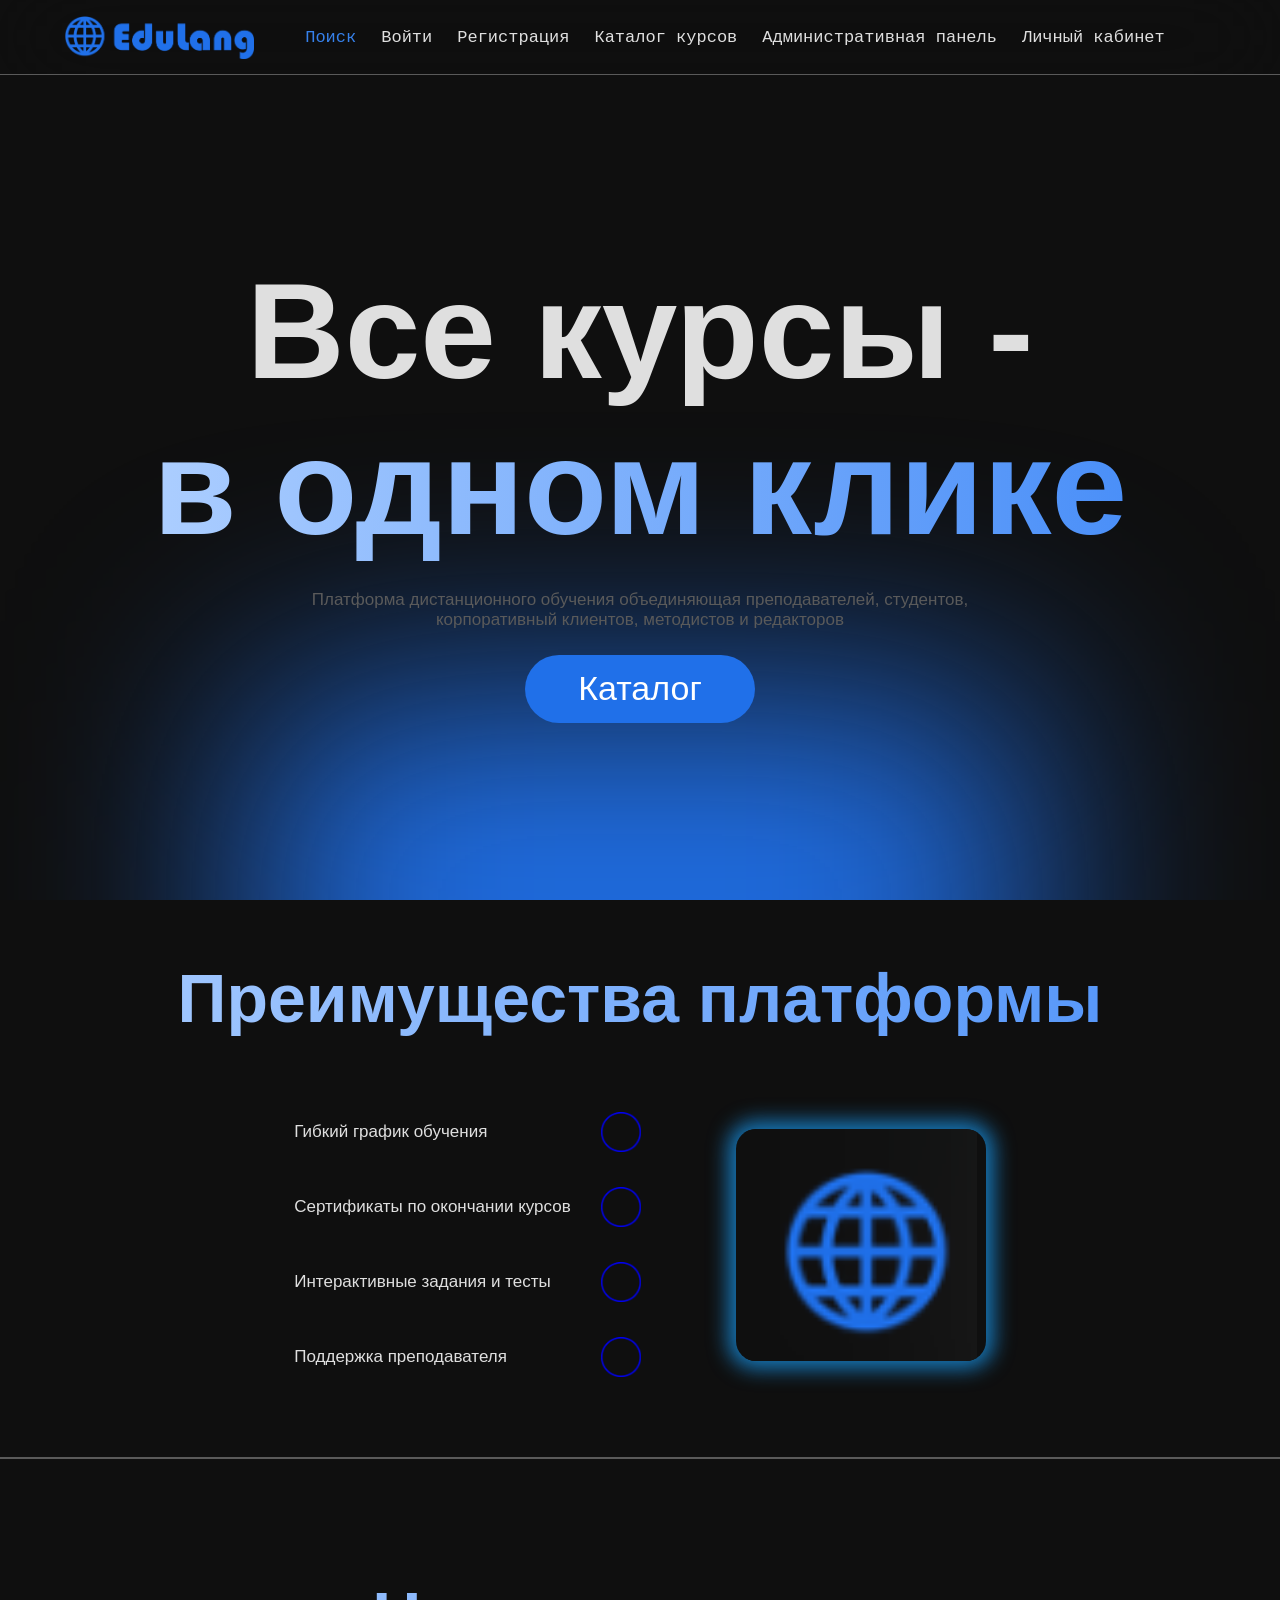
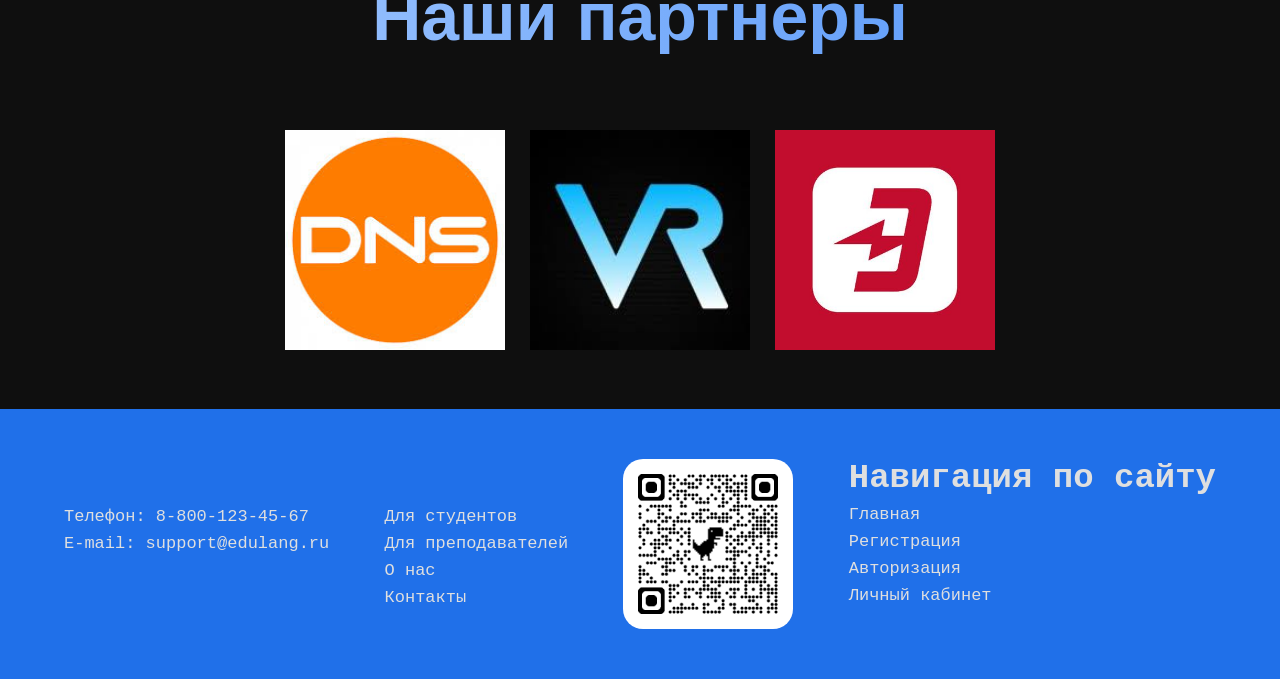
<file: index.html>
<!DOCTYPE html>
<html lang="en">

<head>
    <meta charset="UTF-8">
    <meta name="viewport" content="width=device-width, initial-scale=1.0">
    <title>Главная</title>
    <link rel="stylesheet" href="access/css/base.css">
    <link rel="stylesheet" href="access/css/index.css">
</head>

<body>
    <header class="height-header">
        <div class="navbar-dark">
            <div class="container container-header d-flex">
                <div class="b-img logo"></div>
                <ul class="content-header">
                    <li class="h-elem">
                        <a href="index.html#search" class="width-100 link-header active">
                            Поиск
                        </a>
                    </li>
                    <li class="h-elem">
                        <a href="login.html" class="width-100 link-header">
                            Войти
                        </a>
                    </li>
                    <li class="h-elem">
                        <a href="register.html" class="width-100 link-header">
                            Регистрация
                        </a>
                    </li>
                    <li class="h-elem">
                        <a href="catalog.html" class="width-100 link-header">
                            Каталог курсов
                        </a>
                    </li>
                    <li class="h-elem">
                        <a href="admin.html" class="width-100 link-header">
                            Административная панель
                        </a>
                    </li>
                    <li class="h-elem">
                        <a href="profile.html" class="width-100 link-header">
                            Личный кабинет
                        </a>
                    </li>
                </ul>
                <div class="burger"></div>
            </div>
        </div>
    </header>
    <main>
        <div class="width-100 hero-main">
            <div class="container jac d-flex min-height col g25 jac">

                <span class="gen-title">Все курсы -<br> <span class="gradient">в одном клике</span></span>
                <span class="description">Платформа дистанционного обучения объединяющая преподавателей, студентов,<br>
                    корпоративный клиентов, методистов и редакторов</span>
                <button class="general-button">Каталог</button>
            </div>
        </div>
        <section class="width-100 four-main d-flex px59 col">
            <h2 class="title-one gradient pb75">Преимущества платформы</h2>
            <div class="container jac d-flex g25 four-container">
                <div class="content-four">
                    <div class="content-four-elem">
                        <span>Гибкий график обучения</span>
                        <div class="elips b-img el-an2"></div>
                    </div>
                    <div class="content-four-elem">
                        <span>Сертификаты по окончании курсов</span>
                        <div class="elips b-img el-an1"></div>

                    </div>
                    <div class="content-four-elem">
                        <span>Интерактивные задания и тесты</span>
                        <div class="elips b-img el-an2"></div>
                    </div>
                    <div class="content-four-elem">
                        <span>Поддержка преподавателя</span>
                        <div class="elips b-img el-an1"></div>

                    </div>
                </div>
                <div class="b-img minecraft-black size-add"></div>
            </div>
            <div class="border-bottom"></div>
        </section>
        <section class="width-100 four-main d-flex px59 col">
            <h2 class="title-one gradient pb75">Наши партнеры</h2>
            <div class="container jac d-flex g25 last-index">
                <div class="b-img company1"></div>
                <div class="b-img company2"></div>
                <div class="b-img company3"></div>
            </div>
        </section>
    </main>
    <footer>
        <div class='container px50 container-footer'>
            <ul class="elem-footer padding-settign">
                <li>
                    <a href="tel:+78001235667">Телефон: 8-800-123-45-67</a>
                </li>
                <li>
                    <a href="mailto:support@eduspace.ru">E-mail: support@edulang.ru</a>
                </li>
            </ul>
            <ul class="elem-footer padding-settign">
                <li>
                    <a href="#">Для студентов</a>
                </li>
                <li>
                    <a href="#">Для преподавателей</a>
                </li>
                <li>
                    <a href="#">О нас</a>
                </li>
                <li>
                    <a href="#">Контакты</a>
                </li>
            </ul>
            <div class="b-img qr"></div>
            <ul class="elem-footer">
                <li class="two-rem">Навигация по сайту</li>

                <li>
                    <a href="index.html">Главная</a>
                </li>
                <li>
                    <a href="register.html">Регистрация</a>
                </li>
                <li>
                    <a href="login.html">Авторизация</a>
                </li>
                <li>
                    <a href="profile.html">Личный кабинет</a>
                </li>
            </ul>
        </div>
    </footer>
</body>

</html>
</file>
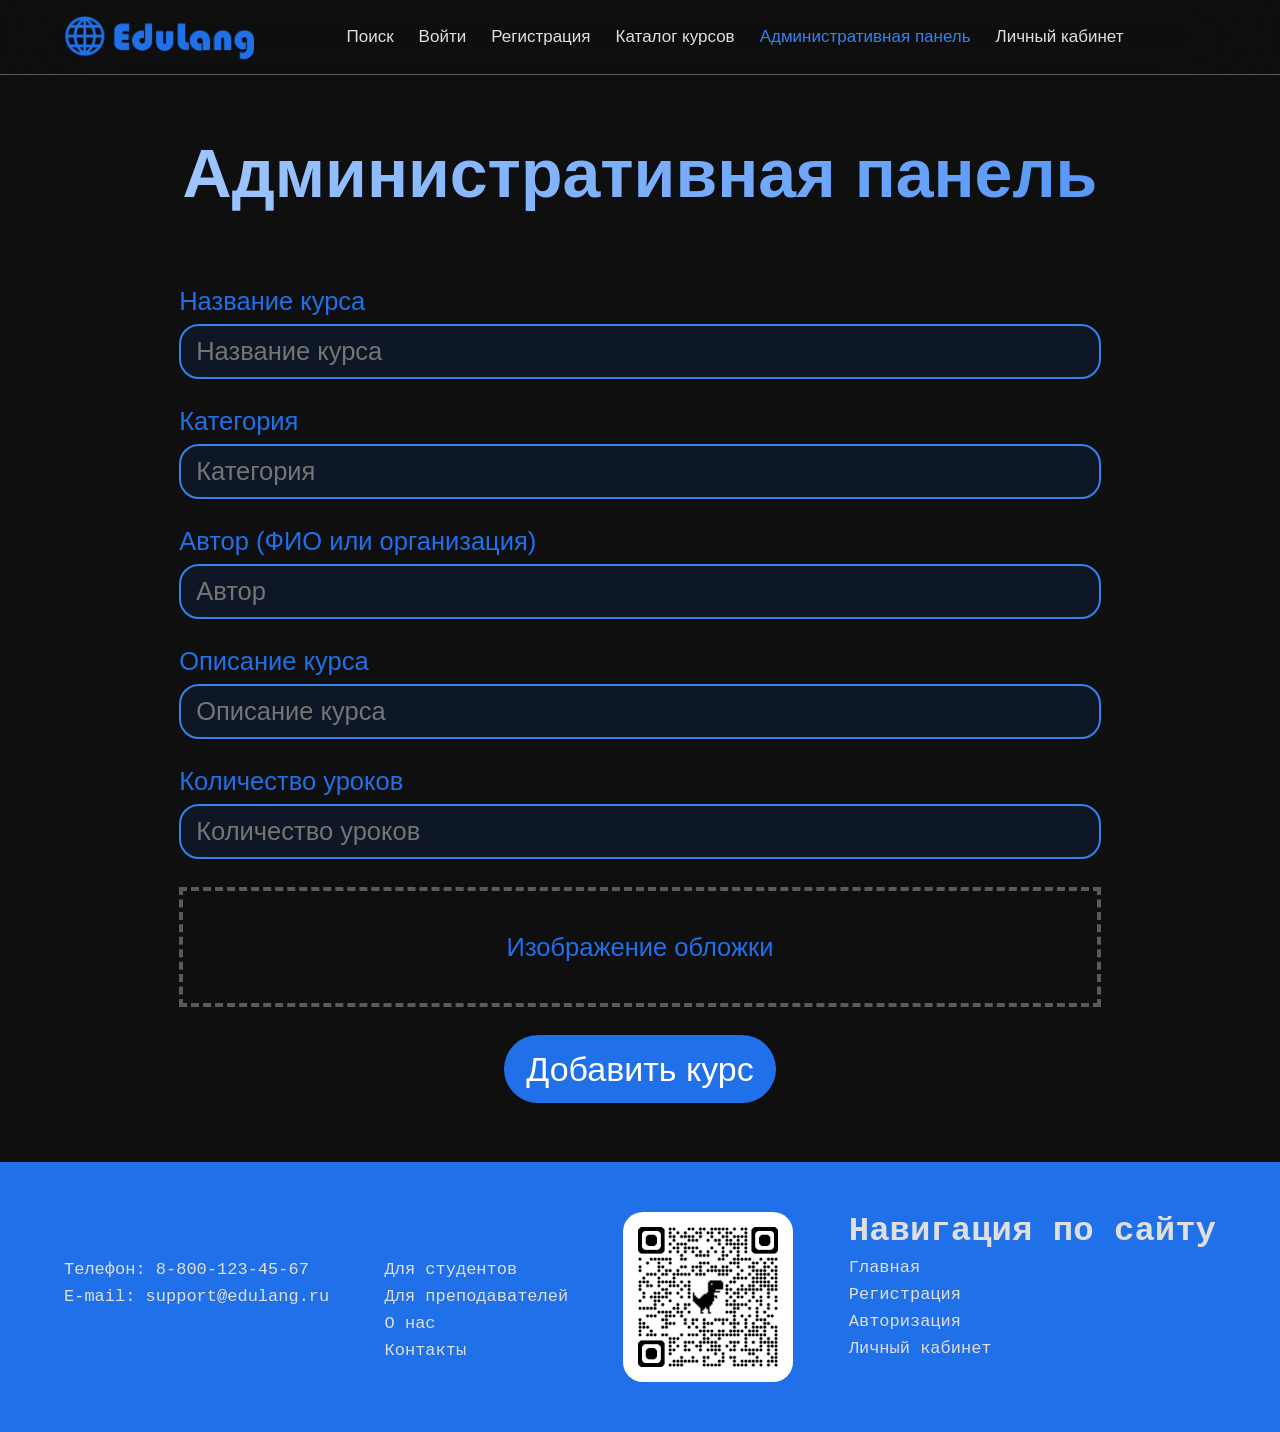
<file: admin.html>
<!DOCTYPE html>
<html lang="en">

<head>
    <meta charset="UTF-8">
    <meta name="viewport" content="width=device-width, initial-scale=1.0">
    <title>Главная</title>
    <link rel="stylesheet" href="access/css/base.css">
    <link rel="stylesheet" href="access/css/index.css">
    <link rel="stylesheet" href="access/css/admin.css">
</head>

<body>
    <header class="height-header">
        <div class="container container-header d-flex">
            <div class="b-img logo"></div>
            <ul class="content-header">
                <li class="h-elem">
                    <a href="index.html#search" class="width-100 link-header">
                        Поиск
                    </a>
                </li>
                <li class="h-elem">
                    <a href="login.html" class="width-100 link-header">
                        Войти
                    </a>
                </li>
                <li class="h-elem">
                    <a href="register.html" class="width-100 link-header">
                        Регистрация
                    </a>
                </li>
                <li class="h-elem">
                    <a href="catalog.html" class="width-100 link-header">
                        Каталог курсов
                    </a>
                </li>
                <li class="h-elem">
                    <a href="admin.html" class="width-100 link-header active">
                        Административная панель
                    </a>
                </li>
                <li class="h-elem">
                    <a href="profile.html" class="width-100 link-header">
                        Личный кабинет
                    </a>
                </li>
            </ul>
            <div class="burger"></div>
        </div>
    </header>
    <main>
        <section class="width-100 d-flex px59 col">
            <h2 class="title-one gradient pb75">Административная панель</h2>
            <div class="container jac d-flex col g25">
                <form action="#" class="d-flex col jac form">
                    <label class="d-flex col width-100">
                        Название курса
                        <input type="email" class="input-elem width-100" placeholder="Название курса">
                    </label>
                    <label class="d-flex col width-100">
                        Категория
                        <input type="text" class="input-elem width-100" placeholder="Категория">
                    </label>
                    <label class="d-flex col width-100">
                        Автор (ФИО или организация)
                        <input type="text" class="input-elem width-100" placeholder="Автор">
                    </label>
                    <label class="d-flex col width-100">
                        Описание курса
                        <input type="text" class="input-elem width-100 py15" placeholder="Описание курса">
                    </label>
                    <label class="d-flex col width-100">
                        Количество уроков
                        <input type="password" class="input-elem width-100" placeholder="Количество уроков">
                    </label>
                    <label class="d-flex col width-100 label-file">
                        Изображение обложки
                        <input type="file" class="input-elem width-100 file-input">
                    </label>

                    <button type="submit" class="general-button admin-button">Добавить курс</button>
                </form>
            </div>
        </section>
    </main>
    <footer>
        <div class='container px50 container-footer'>
            <ul class="elem-footer padding-settign">
                <li>
                    <a href="tel:+78001235667">Телефон: 8-800-123-45-67</a>
                </li>
                <li>
                    <a href="mailto:support@eduspace.ru">E-mail: support@edulang.ru</a>
                </li>
            </ul>
            <ul class="elem-footer padding-settign">
                <li>
                    <a href="#">Для студентов</a>
                </li>
                <li>
                    <a href="#">Для преподавателей</a>
                </li>
                <li>
                    <a href="#">О нас</a>
                </li>
                <li>
                    <a href="#">Контакты</a>
                </li>
            </ul>
            <div class="b-img qr"></div>
            <ul class="elem-footer">
                <li class="two-rem">Навигация по сайту</li>

                <li>
                    <a href="index.html">Главная</a>
                </li>
                <li>
                    <a href="register.html">Регистрация</a>
                </li>
                <li>
                    <a href="login.html">Авторизация</a>
                </li>
                <li>
                    <a href="profile.html">Личный кабинет</a>
                </li>
            </ul>
        </div>
    </footer>
</body>

</html>
</file>
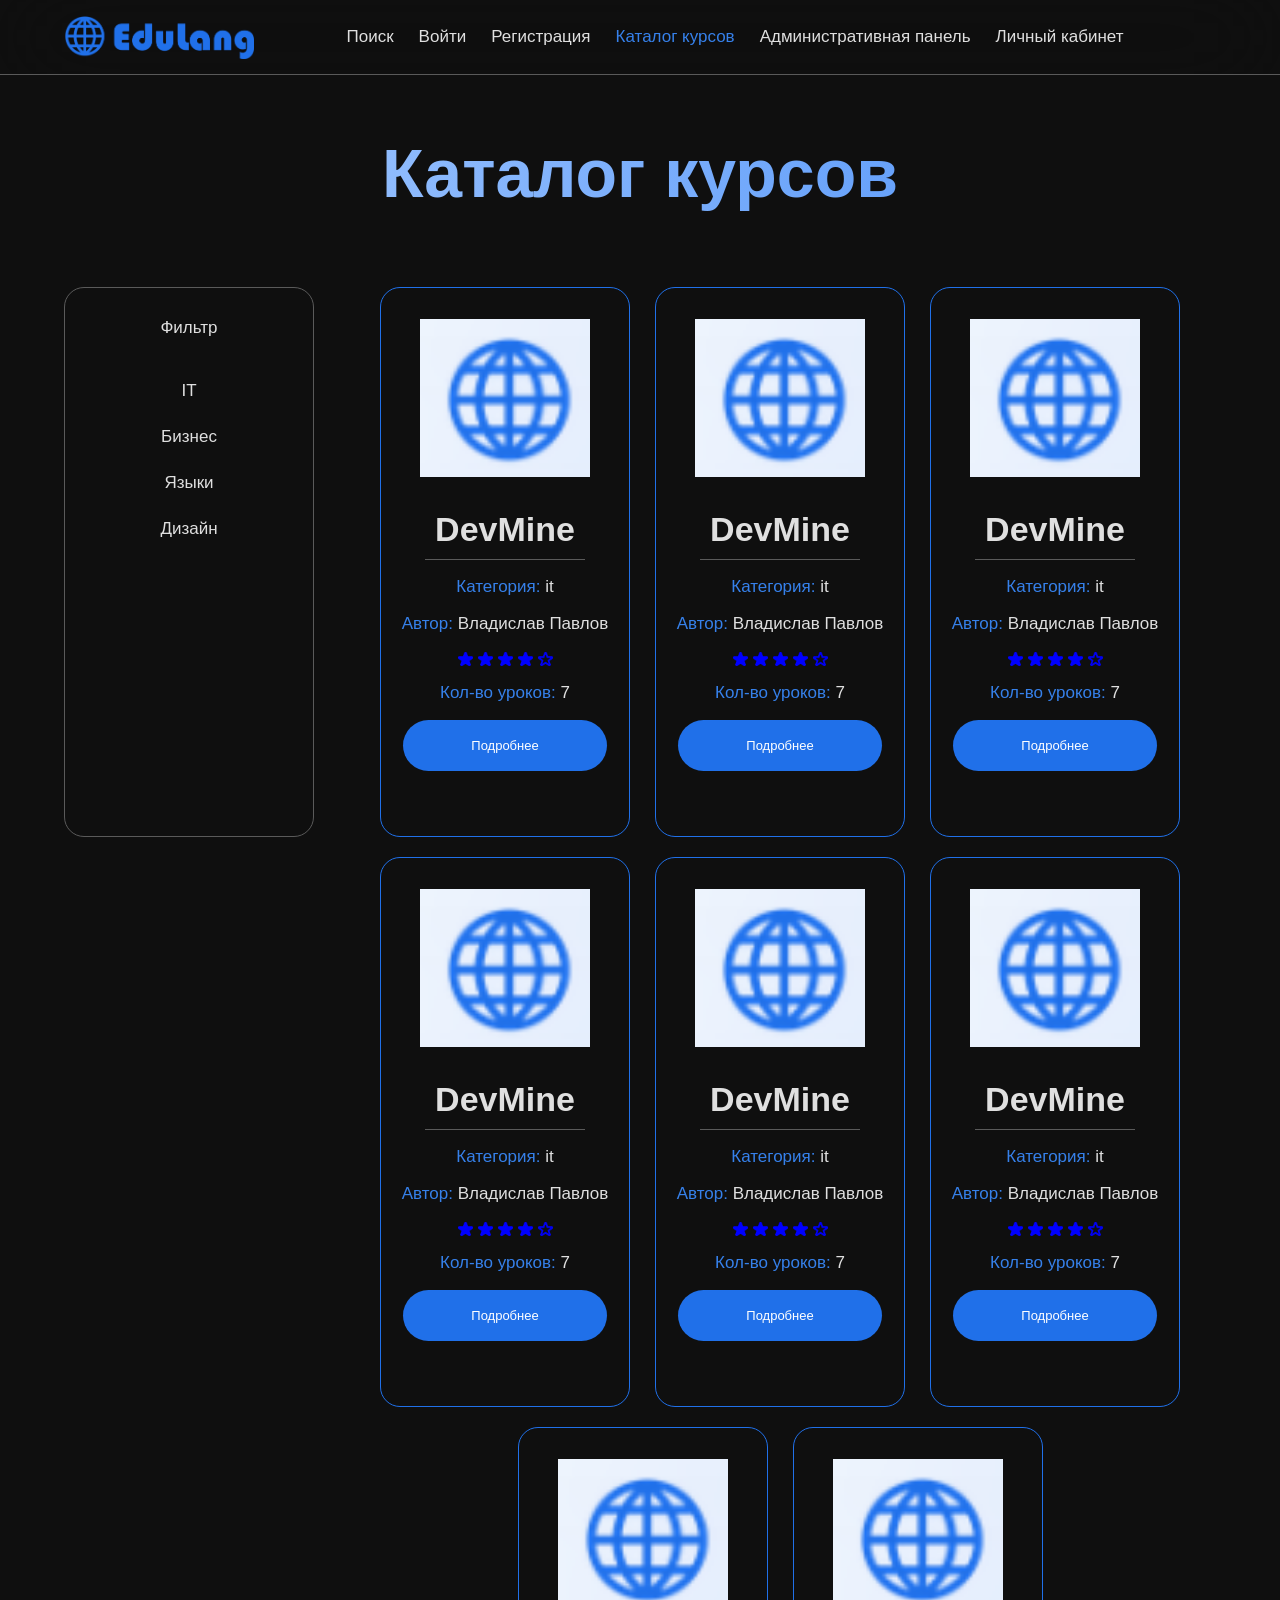
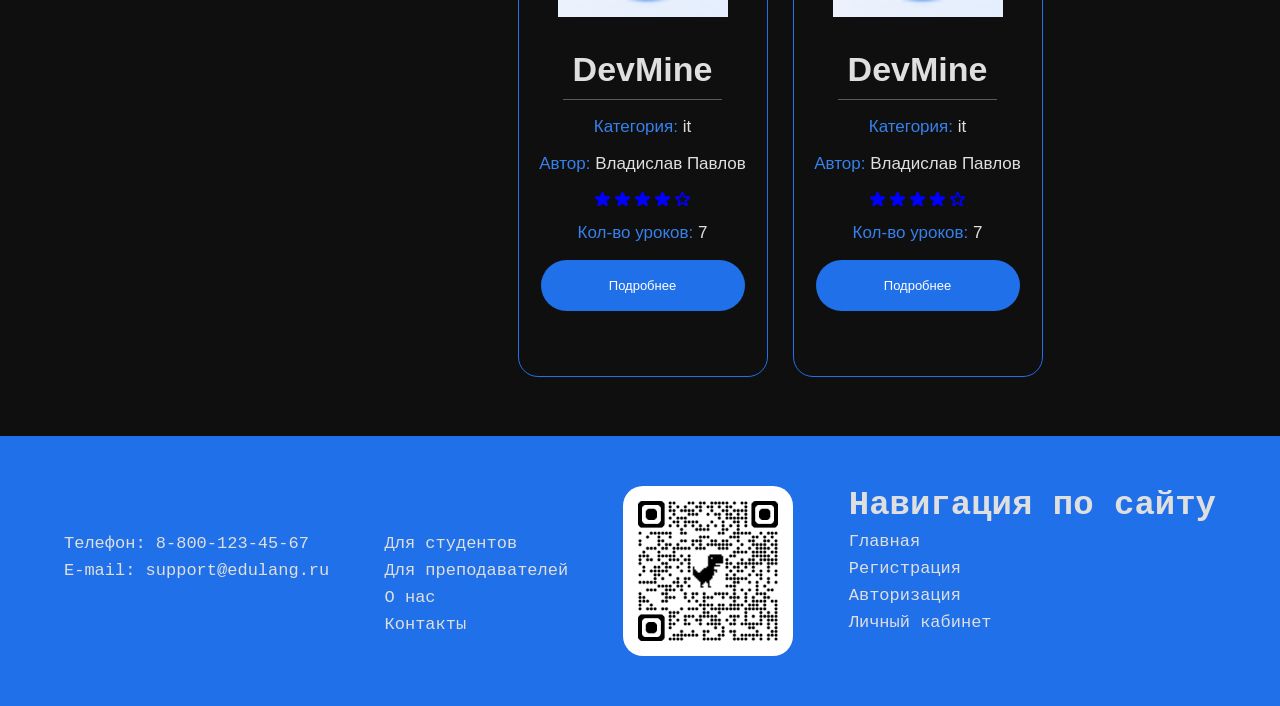
<file: catalog.html>
<!DOCTYPE html>
<html lang="en">

<head>
    <meta charset="UTF-8">
    <meta name="viewport" content="width=device-width, initial-scale=1.0">
    <title>Главная</title>
    <link rel="stylesheet" href="access/css/base.css">
    <link rel="stylesheet" href="access/css/index.css">
    <link rel="stylesheet" href="access/css/catalog.css">
</head>

<body>
    <header class="height-header">
        <div class="container container-header d-flex">
            <div class="b-img logo"></div>
            <ul class="content-header">
                <li class="h-elem">
                    <a href="index.html#search" class="width-100 link-header">
                        Поиск
                    </a>
                </li>
                <li class="h-elem">
                    <a href="login.html" class="width-100 link-header">
                        Войти
                    </a>
                </li>
                <li class="h-elem">
                    <a href="register.html" class="width-100 link-header">
                        Регистрация
                    </a>
                </li>
                <li class="h-elem">
                    <a href="catalog.html" class="width-100 link-header active">
                        Каталог курсов
                    </a>
                </li>
                <li class="h-elem">
                    <a href="admin.html" class="width-100 link-header">
                        Административная панель
                    </a>
                </li>
                <li class="h-elem">
                    <a href="profile.html" class="width-100 link-header">
                        Личный кабинет
                    </a>
                </li>
            </ul>
            <div class="burger"></div>
        </div>
    </header>
    <main>
        <section class="width-100 d-flex px59 col">
            <h2 class="title-one gradient pb75 general-title-course">Каталог курсов</h2>
            <h2 class="title-one gradient pb75 our-course">Наши курсы</h2>
            <div class="container jac d-flex col g25">
                <div class="filter-and-catalog">
                    <div class="filter-mobile">
                        <select name="course" id="file-course" class="selector">
                            <option value="IT"></option>
                            <option value="Бизнес"></option>
                            <option value="Языки"></option>
                            <option value="Дизайн"></option>
                        </select>
                    </div>
                    <div class="filter">
                        <div class="container filter-container">
                            <span class="px30">Фильтр</span>
                            <label class="label d-flex">
                                IT
                                <input type="checkbox" class="input-catalog">
                                <span class="block-for-anim"></span>
                            </label>
                            <label class="label d-flex">
                                Бизнес
                                <input type="checkbox" class="input-catalog">
                                <span class="block-for-anim"></span>
                            </label>
                            <label class="label d-flex">
                                Языки
                                <input type="checkbox" class="input-catalog">
                                <span class="block-for-anim"></span>
                            </label>
                            <label class="label d-flex">
                                Дизайн
                                <input type="checkbox" class="input-catalog">
                                <span class="block-for-anim"></span>
                            </label>
                        </div>
                    </div>
                    <div class="index-catalog">
                        <div class="one-elem-catalog">
                            <div class="container d-flex col g17 content-one-elem px25">
                                <div class="b-img minecraft catalog-size width-100"></div>
                                <span class="two-rem-border">DevMine</span>
                                <span><span class="lightblue">Категория: </span> it</span>
                                <span><span class="lightblue">Автор: </span> Владислав Павлов</span>
                                <div class="d-flex g5">
                                    <div class="b-img star"></div>
                                    <div class="b-img star"></div>
                                    <div class="b-img star"></div>
                                    <div class="b-img star"></div>
                                    <div class="b-img no-star"></div>
                                </div>
                                <span><span class="lightblue">Кол-во уроков: </span> 7</span>
                                <a class="general-button size-catalog">Подробнее</a>
                            </div>
                        </div>
                        <div class="one-elem-catalog">
                            <div class="container d-flex col g17 content-one-elem px25">
                                <div class="b-img minecraft catalog-size width-100"></div>
                                <span class="two-rem-border">DevMine</span>
                                <span><span class="lightblue">Категория: </span> it</span>
                                <span><span class="lightblue">Автор: </span> Владислав Павлов</span>
                                <div class="d-flex g5">
                                    <div class="b-img star"></div>
                                    <div class="b-img star"></div>
                                    <div class="b-img star"></div>
                                    <div class="b-img star"></div>
                                    <div class="b-img no-star"></div>
                                </div>
                                <span><span class="lightblue">Кол-во уроков: </span> 7</span>
                                <a class="general-button size-catalog">Подробнее</a>
                            </div>
                        </div>
                        <div class="one-elem-catalog">
                            <div class="container d-flex col g17 content-one-elem px25">
                                <div class="b-img minecraft catalog-size width-100"></div>
                                <span class="two-rem-border">DevMine</span>
                                <span><span class="lightblue">Категория: </span> it</span>
                                <span><span class="lightblue">Автор: </span> Владислав Павлов</span>
                                <div class="d-flex g5">
                                    <div class="b-img star"></div>
                                    <div class="b-img star"></div>
                                    <div class="b-img star"></div>
                                    <div class="b-img star"></div>
                                    <div class="b-img no-star"></div>
                                </div>
                                <span><span class="lightblue">Кол-во уроков: </span> 7</span>
                                <a class="general-button size-catalog">Подробнее</a>
                            </div>
                        </div>
                        <div class="one-elem-catalog">
                            <div class="container d-flex col g17 content-one-elem px25">
                                <div class="b-img minecraft catalog-size width-100"></div>
                                <span class="two-rem-border">DevMine</span>
                                <span><span class="lightblue">Категория: </span> it</span>
                                <span><span class="lightblue">Автор: </span> Владислав Павлов</span>
                                <div class="d-flex g5">
                                    <div class="b-img star"></div>
                                    <div class="b-img star"></div>
                                    <div class="b-img star"></div>
                                    <div class="b-img star"></div>
                                    <div class="b-img no-star"></div>
                                </div>
                                <span><span class="lightblue">Кол-во уроков: </span> 7</span>
                                <a class="general-button size-catalog">Подробнее</a>
                            </div>
                        </div>
                        <div class="one-elem-catalog">
                            <div class="container d-flex col g17 content-one-elem px25">
                                <div class="b-img minecraft catalog-size width-100"></div>
                                <span class="two-rem-border">DevMine</span>
                                <span><span class="lightblue">Категория: </span> it</span>
                                <span><span class="lightblue">Автор: </span> Владислав Павлов</span>
                                <div class="d-flex g5">
                                    <div class="b-img star"></div>
                                    <div class="b-img star"></div>
                                    <div class="b-img star"></div>
                                    <div class="b-img star"></div>
                                    <div class="b-img no-star"></div>
                                </div>
                                <span><span class="lightblue">Кол-во уроков: </span> 7</span>
                                <a class="general-button size-catalog">Подробнее</a>
                            </div>
                        </div>
                        <div class="one-elem-catalog">
                            <div class="container d-flex col g17 content-one-elem px25">
                                <div class="b-img minecraft catalog-size width-100"></div>
                                <span class="two-rem-border">DevMine</span>
                                <span><span class="lightblue">Категория: </span> it</span>
                                <span><span class="lightblue">Автор: </span> Владислав Павлов</span>
                                <div class="d-flex g5">
                                    <div class="b-img star"></div>
                                    <div class="b-img star"></div>
                                    <div class="b-img star"></div>
                                    <div class="b-img star"></div>
                                    <div class="b-img no-star"></div>
                                </div>
                                <span><span class="lightblue">Кол-во уроков: </span> 7</span>
                                <a class="general-button size-catalog">Подробнее</a>
                            </div>
                        </div>
                        <div class="one-elem-catalog">
                            <div class="container d-flex col g17 content-one-elem px25">
                                <div class="b-img minecraft catalog-size width-100"></div>
                                <span class="two-rem-border">DevMine</span>
                                <span><span class="lightblue">Категория: </span> it</span>
                                <span><span class="lightblue">Автор: </span> Владислав Павлов</span>
                                <div class="d-flex g5">
                                    <div class="b-img star"></div>
                                    <div class="b-img star"></div>
                                    <div class="b-img star"></div>
                                    <div class="b-img star"></div>
                                    <div class="b-img no-star"></div>
                                </div>
                                <span><span class="lightblue">Кол-во уроков: </span> 7</span>
                                <a class="general-button size-catalog">Подробнее</a>
                            </div>
                        </div>
                        <div class="one-elem-catalog">
                            <div class="container d-flex col g17 content-one-elem px25">
                                <div class="b-img minecraft catalog-size width-100"></div>
                                <span class="two-rem-border">DevMine</span>
                                <span><span class="lightblue">Категория: </span> it</span>
                                <span><span class="lightblue">Автор: </span> Владислав Павлов</span>
                                <div class="d-flex g5">
                                    <div class="b-img star"></div>
                                    <div class="b-img star"></div>
                                    <div class="b-img star"></div>
                                    <div class="b-img star"></div>
                                    <div class="b-img no-star"></div>
                                </div>
                                <span><span class="lightblue">Кол-во уроков: </span> 7</span>
                                <a class="general-button size-catalog">Подробнее</a>
                            </div>
                        </div>
                    </div>
                </div>
            </div>
        </section>
    </main>
    <footer>
        <div class='container px50 container-footer'>
            <ul class="elem-footer padding-settign">
                <li>
                    <a href="tel:+78001235667">Телефон: 8-800-123-45-67</a>
                </li>
                <li>
                    <a href="mailto:support@eduspace.ru">E-mail: support@edulang.ru</a>
                </li>
            </ul>
            <ul class="elem-footer padding-settign">
                <li>
                    <a href="#">Для студентов</a>
                </li>
                <li>
                    <a href="#">Для преподавателей</a>
                </li>
                <li>
                    <a href="#">О нас</a>
                </li>
                <li>
                    <a href="#">Контакты</a>
                </li>
            </ul>
            <div class="b-img qr"></div>
            <ul class="elem-footer">
                <li class="two-rem">Навигация по сайту</li>

                <li>
                    <a href="index.html">Главная</a>
                </li>
                <li>
                    <a href="register.html">Регистрация</a>
                </li>
                <li>
                    <a href="login.html">Авторизация</a>
                </li>
                <li>
                    <a href="profile.html">Личный кабинет</a>
                </li>
            </ul>
        </div>
    </footer>
</body>

</html>
</file>
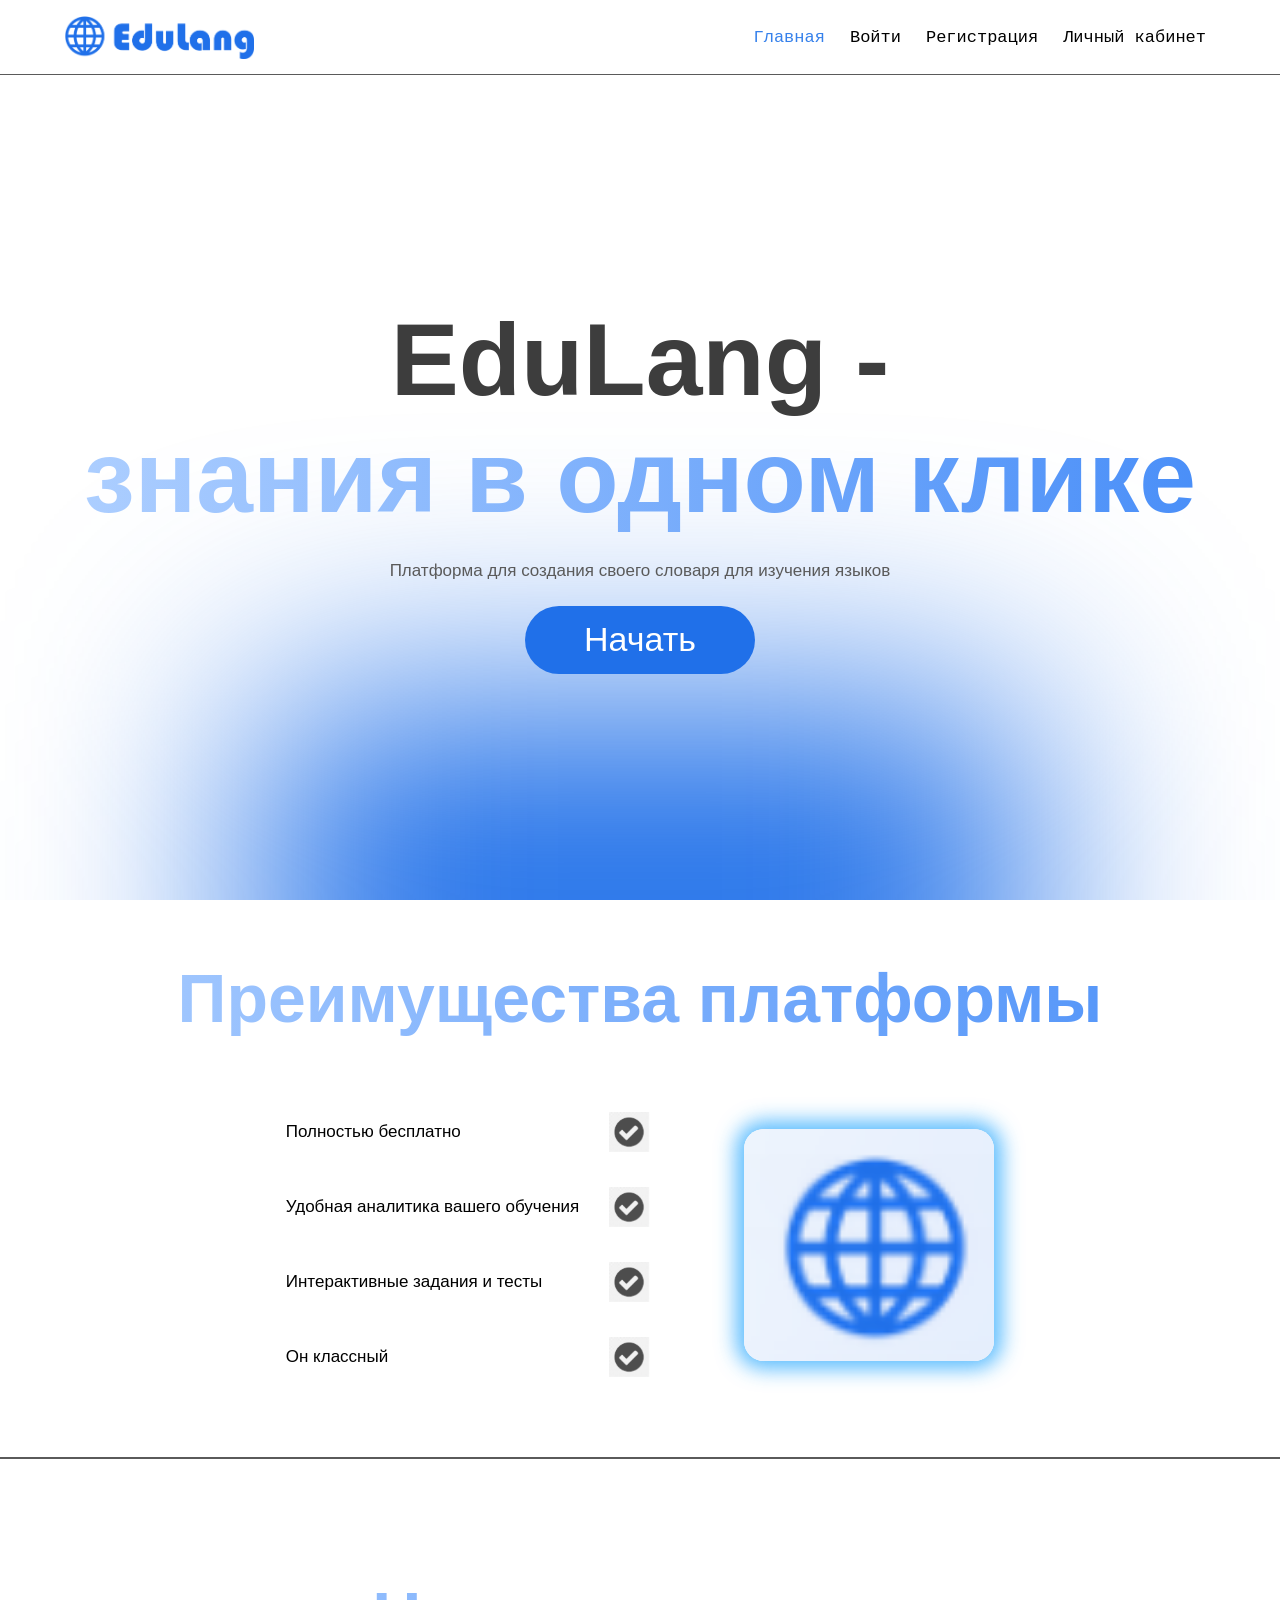
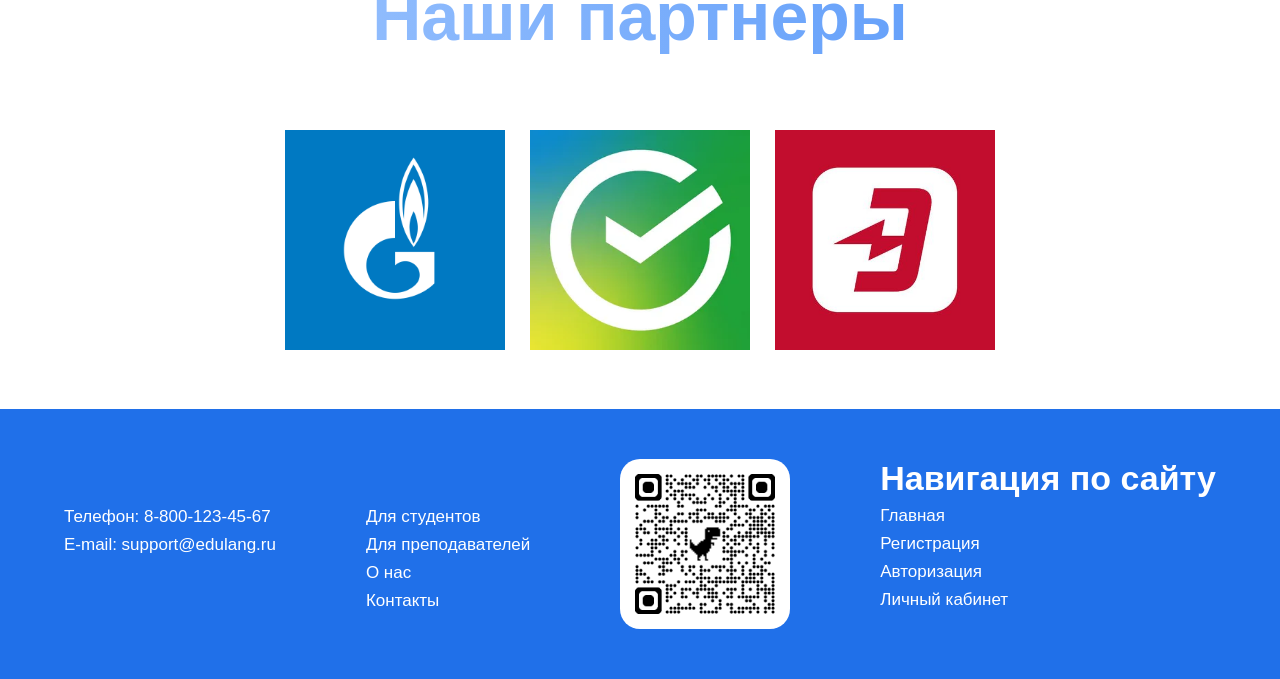
<file: index-light.html>
<!DOCTYPE html>
<html lang="en">

<head>
    <meta charset="UTF-8">
    <meta name="viewport" content="width=device-width, initial-scale=1.0">
    <title>Главная</title>
    <link rel="stylesheet" href="access/css/base.css">
    <link rel="stylesheet" href="access/css/light.css">
</head>

<body>
    <header class="height-header">
        <div class="container container-header d-flex">
            <div class="b-img logo"></div>
            <ul class="content-header">
                <li class="h-elem">
                    <a href="index-light.html" class="width-100 link-header active">
                        Главная
                    </a>
                </li>
                <li class="h-elem">
                    <a href="login-light.html" class="width-100 link-header">
                        Войти
                    </a>
                </li>
                <li class="h-elem">
                    <a href="register-light.html" class="width-100 link-header">
                        Регистрация
                    </a>
                </li>
                <li class="h-elem">
                    <a href="admin-light.html" class="width-100 link-header">
                        Личный кабинет
                    </a>
                </li>
            </ul>
            <div class="burger"></div>
        </div>
    </header>
    <main>
        <div class="width-100 hero-main">
            <div class="container jac d-flex min-height col g25 jac">
                <span class="gen-title">EduLang -<br> <span class="gradient">знания в одном клике</span></span>
                <span class="description">Платформа для создания своего словаря для изучения языков</span>
                <button class="general-button">Начать</button>
            </div>
        </div>
        
        <section class="width-100 four-main d-flex px59 col">
            <h2 class="title-one gradient pb75">Преимущества платформы</h2>
            <div class="container jac d-flex g25 four-container">
                <div class="content-four">
                    <div class="content-four-elem">
                        <span>Полностью бесплатно</span>
                        <div class="elips b-img el-an2"></div>
                    </div>
                    <div class="content-four-elem">
                        <span>Удобная аналитика вашего обучения</span>
                        <div class="elips b-img el-an1"></div>

                    </div>
                    <div class="content-four-elem">
                        <span>Интерактивные задания и тесты</span>
                        <div class="elips b-img el-an2"></div>
                    </div>
                    <div class="content-four-elem">
                        <span>Он классный</span>
                        <div class="elips b-img el-an1"></div>

                    </div>
                </div>
                <div class="b-img minecraft size-add"></div>
            </div>
            <div class="border-bottom"></div>
        </section>
        
        <section class="width-100 four-main d-flex px59 col">
            <h2 class="title-one gradient pb75">Наши партнеры</h2>
            <div class="container jac d-flex g25 last-index">
                <div class="b-img company1"></div>
                <div class="b-img company2"></div>
                <div class="b-img company3"></div>
            </div>
        </section>
    </main>
    <footer>
        <div class='container px50 container-footer'>
            <ul class="elem-footer padding-settign">
                <li>
                    <a href="tel:+78001235667">Телефон: 8-800-123-45-67</a>
                </li>
                <li>
                    <a href="mailto:support@eduspace.ru">E-mail: support@edulang.ru</a>
                </li>
            </ul>
            <ul class="elem-footer padding-settign">
                <li>
                    <a href="#">Для студентов</a>
                </li>
                <li>
                    <a href="#">Для преподавателей</a>
                </li>
                <li>
                    <a href="#">О нас</a>
                </li>
                <li>
                    <a href="#">Контакты</a>
                </li>
            </ul>
            <div class="b-img qr"></div>
            <ul class="elem-footer">
                <li class="two-rem">Навигация по сайту</li>

                <li>
                    <a href="index.html">Главная</a>
                </li>
                <li>
                    <a href="register.html">Регистрация</a>
                </li>
                <li>
                    <a href="login.html">Авторизация</a>
                </li>
                <li>
                    <a href="profile.html">Личный кабинет</a>
                </li>
            </ul>
        </div>
    </footer>
</body>

</html>
</file>
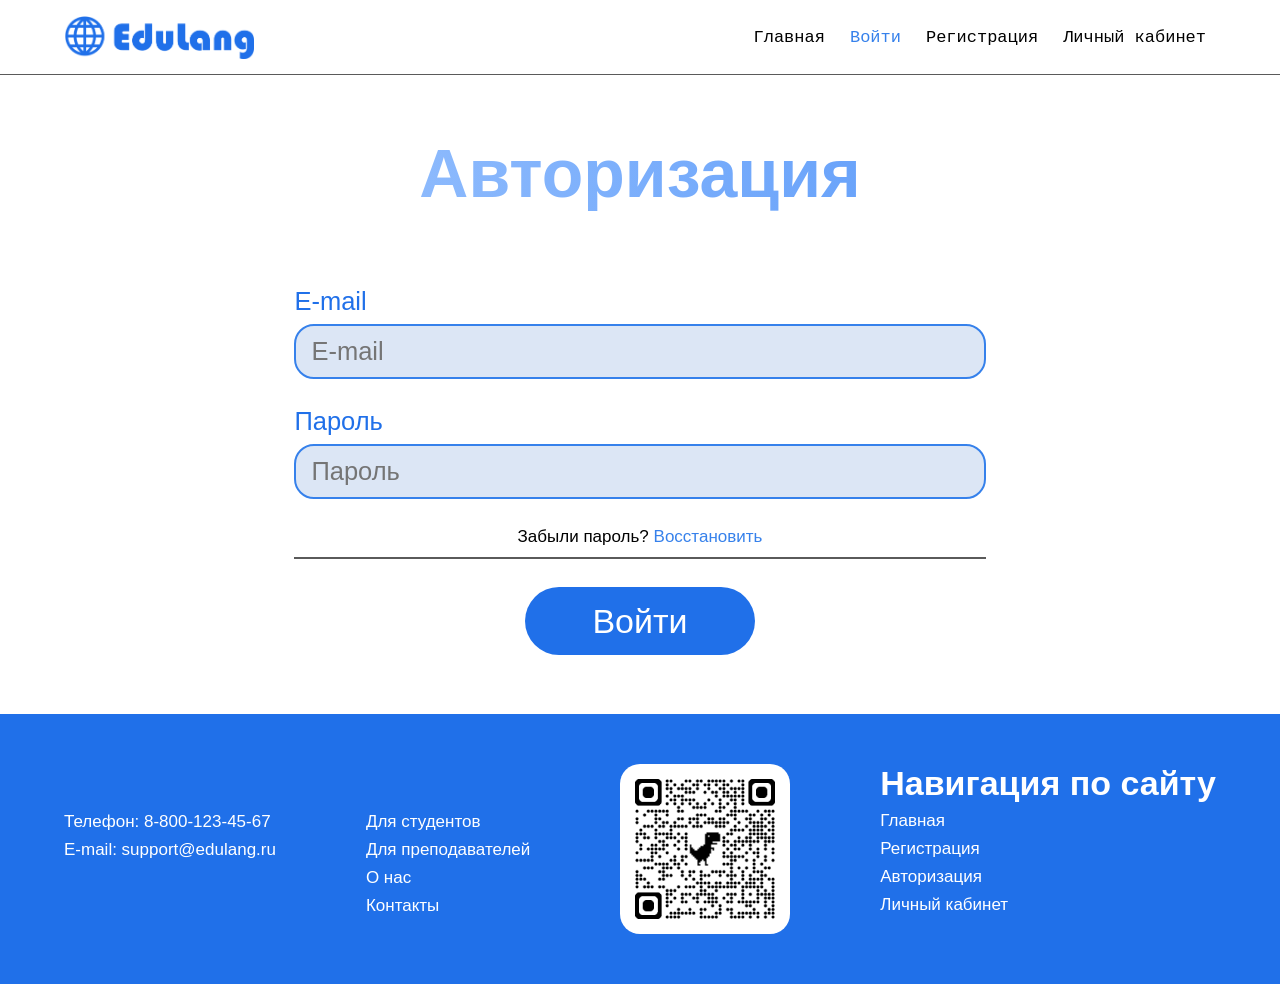
<file: login-light.html>
<!DOCTYPE html>
<html lang="en">

<head>
    <meta charset="UTF-8">
    <meta name="viewport" content="width=device-width, initial-scale=1.0">
    <title>Главная</title>
    <link rel="stylesheet" href="access/css/base.css">
    <link rel="stylesheet" href="access/css/light.css">
    <link rel="stylesheet" href="access/css/login-light.css">
</head>

<body>
    <header class="height-header">
        <div class="container container-header d-flex">
            <div class="b-img logo"></div>
            <ul class="content-header">
                <li class="h-elem">
                    <a href="index-light.html" class="width-100 link-header">
                        Главная
                    </a>
                </li>
                <li class="h-elem">
                    <a href="login-light.html" class="width-100 link-header active">
                        Войти
                    </a>
                </li>
                <li class="h-elem">
                    <a href="register-light.html" class="width-100 link-header">
                        Регистрация
                    </a>
                </li>
                <li class="h-elem">
                    <a href="admin-light.html" class="width-100 link-header">
                        Личный кабинет
                    </a>
                </li>
            </ul>
            <div class="burger"></div>
        </div>
    </header>
    <main>
        <section class="width-100 d-flex px59 col">
            <h2 class="title-one gradient pb75">Авторизация</h2>
            <div class="container jac d-flex col g25">
                <form action="#" class="d-flex col jac form">
                    <label class="d-flex col width-100">
                        E-mail
                        <input type="email" class="input-elem width-100" placeholder="E-mail">
                    </label>
                    <label class="d-flex col width-100">
                        Пароль
                        <input type="password" class="input-elem width-100" placeholder="Пароль">
                    </label>
                    <div class="fogget-password width-100">
                        <span>Забыли пароль? <a href="#" class="lightblue">Восстановить</a></span>
                        <div class="line mt10"></div>
                    </div>
                    <button type="submit" class="general-button">Войти</button>
                </form>
            </div>
        </section>
    </main>
    <footer>
        <div class='container px50 container-footer'>
            <ul class="elem-footer padding-settign">
                <li>
                    <a href="tel:+78001235667">Телефон: 8-800-123-45-67</a>
                </li>
                <li>
                    <a href="mailto:support@eduspace.ru">E-mail: support@edulang.ru</a>
                </li>
            </ul>
            <ul class="elem-footer padding-settign">
                <li>
                    <a href="#">Для студентов</a>
                </li>
                <li>
                    <a href="#">Для преподавателей</a>
                </li>
                <li>
                    <a href="#">О нас</a>
                </li>
                <li>
                    <a href="#">Контакты</a>
                </li>
            </ul>
            <div class="b-img qr"></div>
            <ul class="elem-footer">
                <li class="two-rem">Навигация по сайту</li>

                <li>
                    <a href="index.html">Главная</a>
                </li>
                <li>
                    <a href="register.html">Регистрация</a>
                </li>
                <li>
                    <a href="login.html">Авторизация</a>
                </li>
                <li>
                    <a href="profile.html">Личный кабинет</a>
                </li>
            </ul>
        </div>
    </footer>
</body>

</html>
</file>
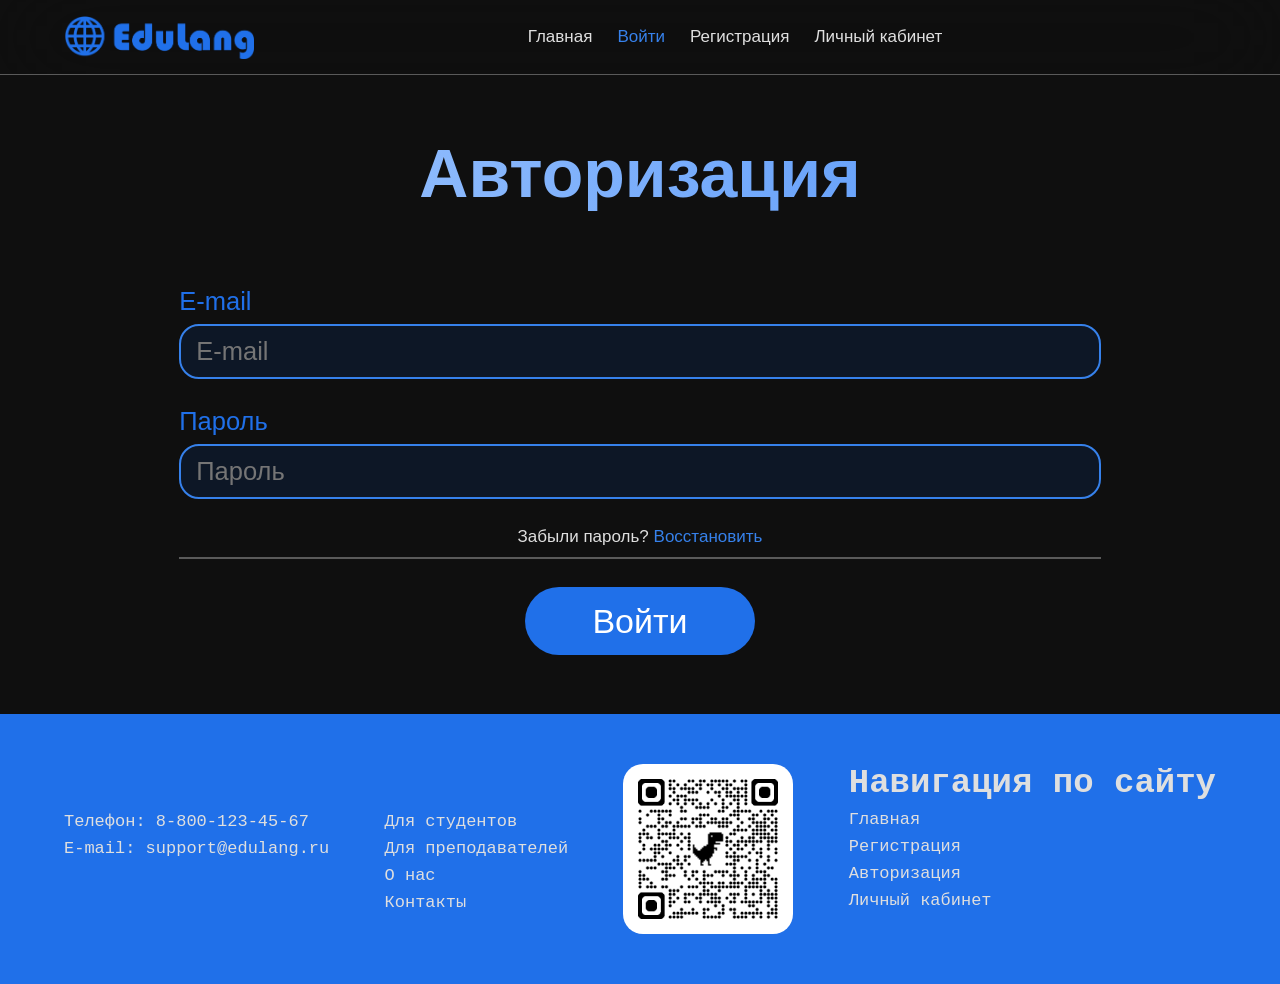
<file: login.html>
<!DOCTYPE html>
<html lang="en">

<head>
    <meta charset="UTF-8">
    <meta name="viewport" content="width=device-width, initial-scale=1.0">
    <title>Главная</title>
    <link rel="stylesheet" href="access/css/base.css">
    <link rel="stylesheet" href="access/css/index.css">
    <link rel="stylesheet" href="access/css/login.css">
</head>

<body>
    <header class="height-header">
        <div class="container container-header d-flex">
            <div class="b-img logo"></div>
            <ul class="content-header">
                <li class="h-elem">
                    <a href="index-light.html" class="width-100 link-header">
                        Главная
                    </a>
                </li>
                <li class="h-elem">
                    <a href="login-light.html" class="width-100 link-header active">
                        Войти
                    </a>
                </li>
                <li class="h-elem">
                    <a href="register-light.html" class="width-100 link-header">
                        Регистрация
                    </a>
                </li>
                <li class="h-elem">
                    <a href="admin-light.html" class="width-100 link-header">
                        Личный кабинет
                    </a>
                </li>
            </ul>
            <div class="burger"></div>
        </div>
    </header>
    <main>
        <section class="width-100 d-flex px59 col">
            <h2 class="title-one gradient pb75">Авторизация</h2>
            <div class="container jac d-flex col g25">
                <form action="#" class="d-flex col jac form">
                    <label class="d-flex col width-100">
                        E-mail
                        <input type="email" class="input-elem width-100" placeholder="E-mail">
                    </label>
                    <label class="d-flex col width-100">
                        Пароль
                        <input type="password" class="input-elem width-100" placeholder="Пароль">
                    </label>
                    <div class="fogget-password width-100">
                        <span>Забыли пароль? <a href="#" class="lightblue">Восстановить</a></span>
                        <div class="line mt10"></div>
                    </div>
                    <button type="submit" class="general-button">Войти</button>
                </form>
            </div>
        </section>
    </main>
    <footer>
        <div class='container px50 container-footer'>
            <ul class="elem-footer padding-settign">
                <li>
                    <a href="tel:+78001235667">Телефон: 8-800-123-45-67</a>
                </li>
                <li>
                    <a href="mailto:support@eduspace.ru">E-mail: support@edulang.ru</a>
                </li>
            </ul>
            <ul class="elem-footer padding-settign">
                <li>
                    <a href="#">Для студентов</a>
                </li>
                <li>
                    <a href="#">Для преподавателей</a>
                </li>
                <li>
                    <a href="#">О нас</a>
                </li>
                <li>
                    <a href="#">Контакты</a>
                </li>
            </ul>
            <div class="b-img qr"></div>
            <ul class="elem-footer">
                <li class="two-rem">Навигация по сайту</li>

                <li>
                    <a href="index.html">Главная</a>
                </li>
                <li>
                    <a href="register.html">Регистрация</a>
                </li>
                <li>
                    <a href="login.html">Авторизация</a>
                </li>
                <li>
                    <a href="profile.html">Личный кабинет</a>
                </li>
            </ul>
        </div>
    </footer>
</body>

</html>
</file>
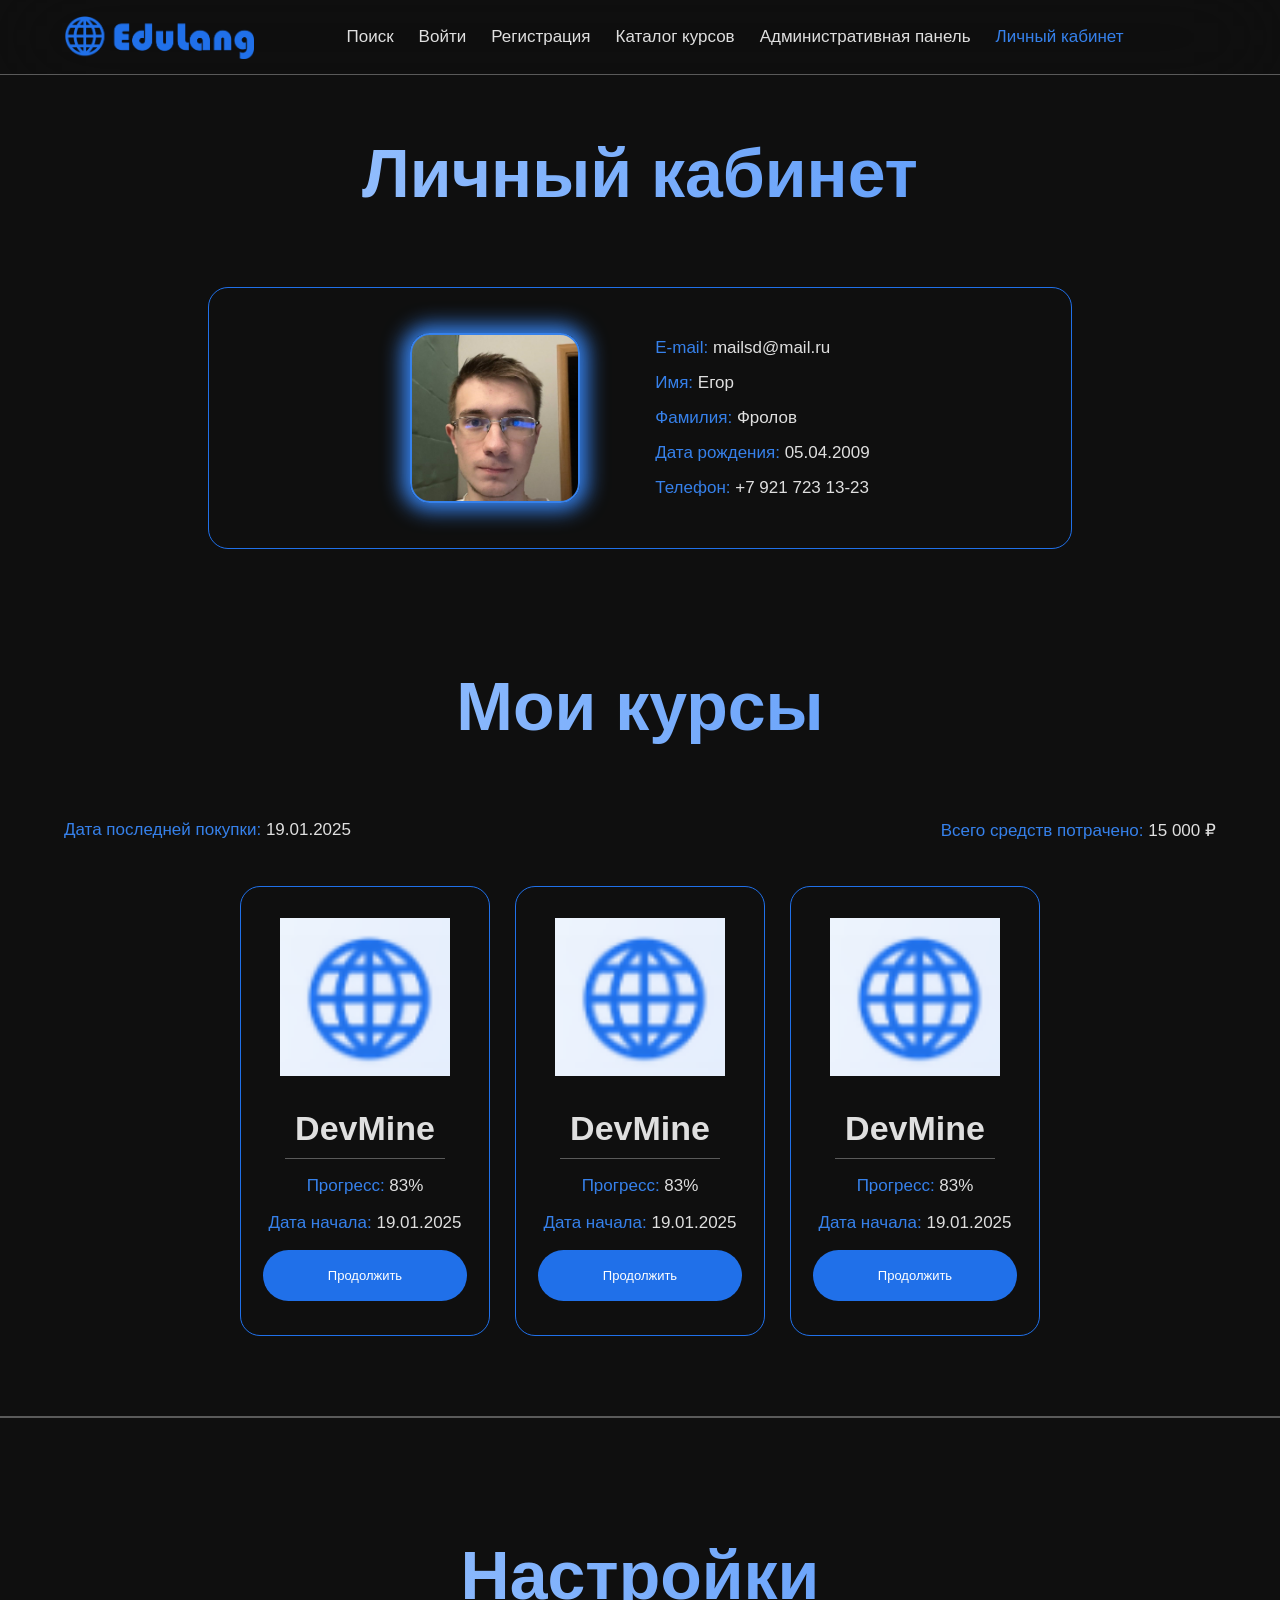
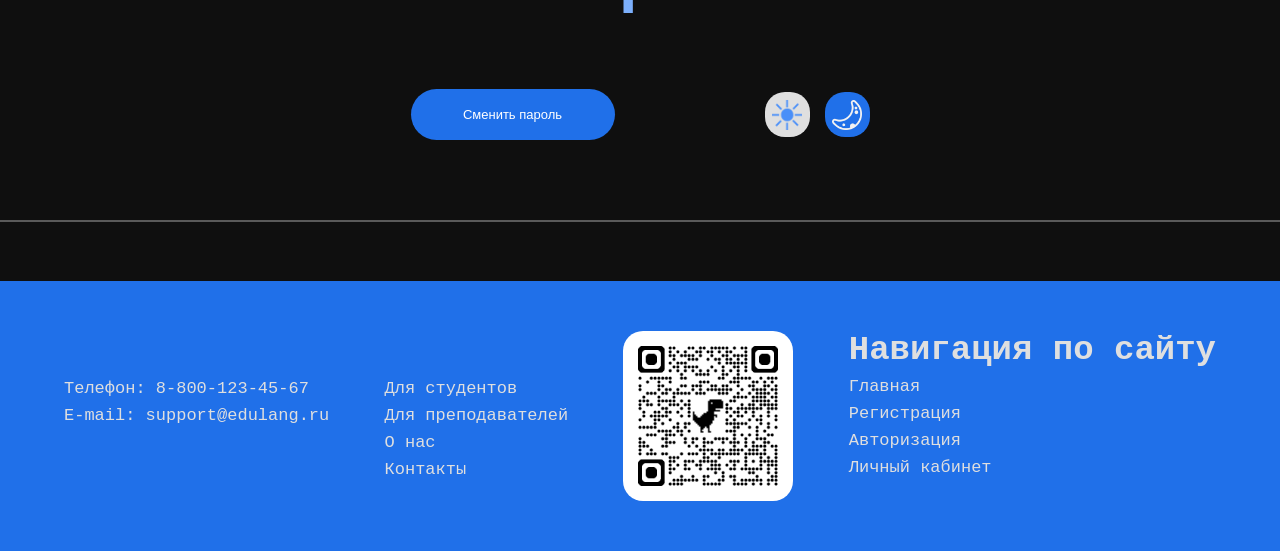
<file: profile.html>
<!DOCTYPE html>
<html lang="en">

<head>
    <meta charset="UTF-8">
    <meta name="viewport" content="width=device-width, initial-scale=1.0">
    <title>Главная</title>
    <link rel="stylesheet" href="access/css/base.css">
    <link rel="stylesheet" href="access/css/index.css">
    <link rel="stylesheet" href="access/css/profile.css">
</head>

<body>
    <header class="height-header">
        <div class="container container-header d-flex">
            <div class="b-img logo"></div>
            <ul class="content-header">
                <li class="h-elem">
                    <a href="index.html#search" class="width-100 link-header">
                        Поиск
                    </a>
                </li>
                <li class="h-elem">
                    <a href="login.html" class="width-100 link-header">
                        Войти
                    </a>
                </li>
                <li class="h-elem">
                    <a href="register.html" class="width-100 link-header">
                        Регистрация
                    </a>
                </li>
                <li class="h-elem">
                    <a href="catalog.html" class="width-100 link-header">
                        Каталог курсов
                    </a>
                </li>
                <li class="h-elem">
                    <a href="admin.html" class="width-100 link-header">
                        Административная панель
                    </a>
                </li>
                <li class="h-elem">
                    <a href="profile.html" class="width-100 link-header active">
                        Личный кабинет
                    </a>
                </li>
            </ul>
            <div class="burger"></div>
        </div>
    </header>
    <main>
        <section class="width-100 d-flex px59 col">
            <h2 class="title-one gradient pb75">Личный кабинет</h2>
            <div class="container jac d-flex col g25">
                <div class="window-profile px25">
                    <div class="width-90 px20 d-flex jac content-profile">
                        <!-- <div class="b-img face"></div> -->
                        <div class="b-img my-face"></div>
                        <div class="d-flex col g15">
                            <span><span class="lightblue">E-mail: </span>mailsd@mail.ru</span>
                            <span><span class="lightblue">Имя: </span>Егор</span>
                            <span><span class="lightblue">Фамилия: </span>Фролов</span>
                            <span><span class="lightblue">Дата рождения: </span>05.04.2009</span>
                            <span><span class="lightblue">Телефон: </span>+7 921 723 13-23</span>
                        </div>
                    </div>
                </div>
            </div>
        </section>
        <section class="width-100 d-flex px59 col">
            <h2 class="title-one gradient pb75">Мои курсы</h2>
            <div class="container">

                <div class="about">
                    <span><span class="lightblue">Дата последней покупки: </span> 19.01.2025</span>
                    <span><span class="lightblue">Всего средств потрачено: </span> 15 000 &#8381;</span>
                </div>

            </div>

            <div class="container jac d-flex col g25">
                <div class="index-catalog">
                    <div class="one-elem-profile">
                        <div class="container d-flex col g17 content-one-elem px25">
                            <div class="b-img minecraft catalog-size width-100"></div>
                            <span class="two-rem-border">DevMine</span>
                            <span><span class="lightblue">Прогресс: </span> 83%</span>
                            <span><span class="lightblue">Дата начала: </span> 19.01.2025</span>
                            <a class="general-button size-catalog">Продолжить</a>
                        </div>
                    </div>
                    <div class="one-elem-profile">
                        <div class="container d-flex col g17 content-one-elem px25">
                            <div class="b-img minecraft catalog-size width-100"></div>
                            <span class="two-rem-border">DevMine</span>
                            <span><span class="lightblue">Прогресс: </span> 83%</span>
                            <span><span class="lightblue">Дата начала: </span> 19.01.2025</span>
                            <a class="general-button size-catalog">Продолжить</a>
                        </div>
                    </div>
                    <div class="one-elem-profile">
                        <div class="container d-flex col g17 content-one-elem px25">
                            <div class="b-img minecraft catalog-size width-100"></div>
                            <span class="two-rem-border">DevMine</span>
                            <span><span class="lightblue">Прогресс: </span> 83%</span>
                            <span><span class="lightblue">Дата начала: </span> 19.01.2025</span>
                            <a class="general-button size-catalog">Продолжить</a>
                        </div>
                    </div>

                </div>
            </div>
            <div class="border-bottom"></div>
            </div>

        </section>
        <section class="width-100 d-flex px59 col">
            <h2 class="title-one gradient pb75">Настройки</h2>
            <div class="container d-flex settings-container">
                <div>
                    <a class="general-button size-catalog">Сменить пароль</a>
                </div>
                <div class="d-flex g15">

                    <div class="bg-sun">
                        <div class="b-img sun">
                            <a class="size-theme" href="index-light.html"></a>

                        </div>
                    </div>

                    <div class="bg-moon">
                        <div class="b-img moon">
                            <a class="size-theme" href="index.html"></a>

                        </div>
                    </div>
                </div>
            </div>
            <div class="border-bottom"></div>
            </div>

        </section>
    </main>
    <footer>
        <div class='container px50 container-footer'>
            <ul class="elem-footer padding-settign">
                <li>
                    <a href="tel:+78001235667">Телефон: 8-800-123-45-67</a>
                </li>
                <li>
                    <a href="mailto:support@eduspace.ru">E-mail: support@edulang.ru</a>
                </li>
            </ul>
            <ul class="elem-footer padding-settign">
                <li>
                    <a href="#">Для студентов</a>
                </li>
                <li>
                    <a href="#">Для преподавателей</a>
                </li>
                <li>
                    <a href="#">О нас</a>
                </li>
                <li>
                    <a href="#">Контакты</a>
                </li>
            </ul>
            <div class="b-img qr"></div>
            <ul class="elem-footer">
                <li class="two-rem">Навигация по сайту</li>

                <li>
                    <a href="index.html">Главная</a>
                </li>
                <li>
                    <a href="register.html">Регистрация</a>
                </li>
                <li>
                    <a href="login.html">Авторизация</a>
                </li>
                <li>
                    <a href="profile.html">Личный кабинет</a>
                </li>
            </ul>
        </div>
    </footer>
</body>

</html>
</file>
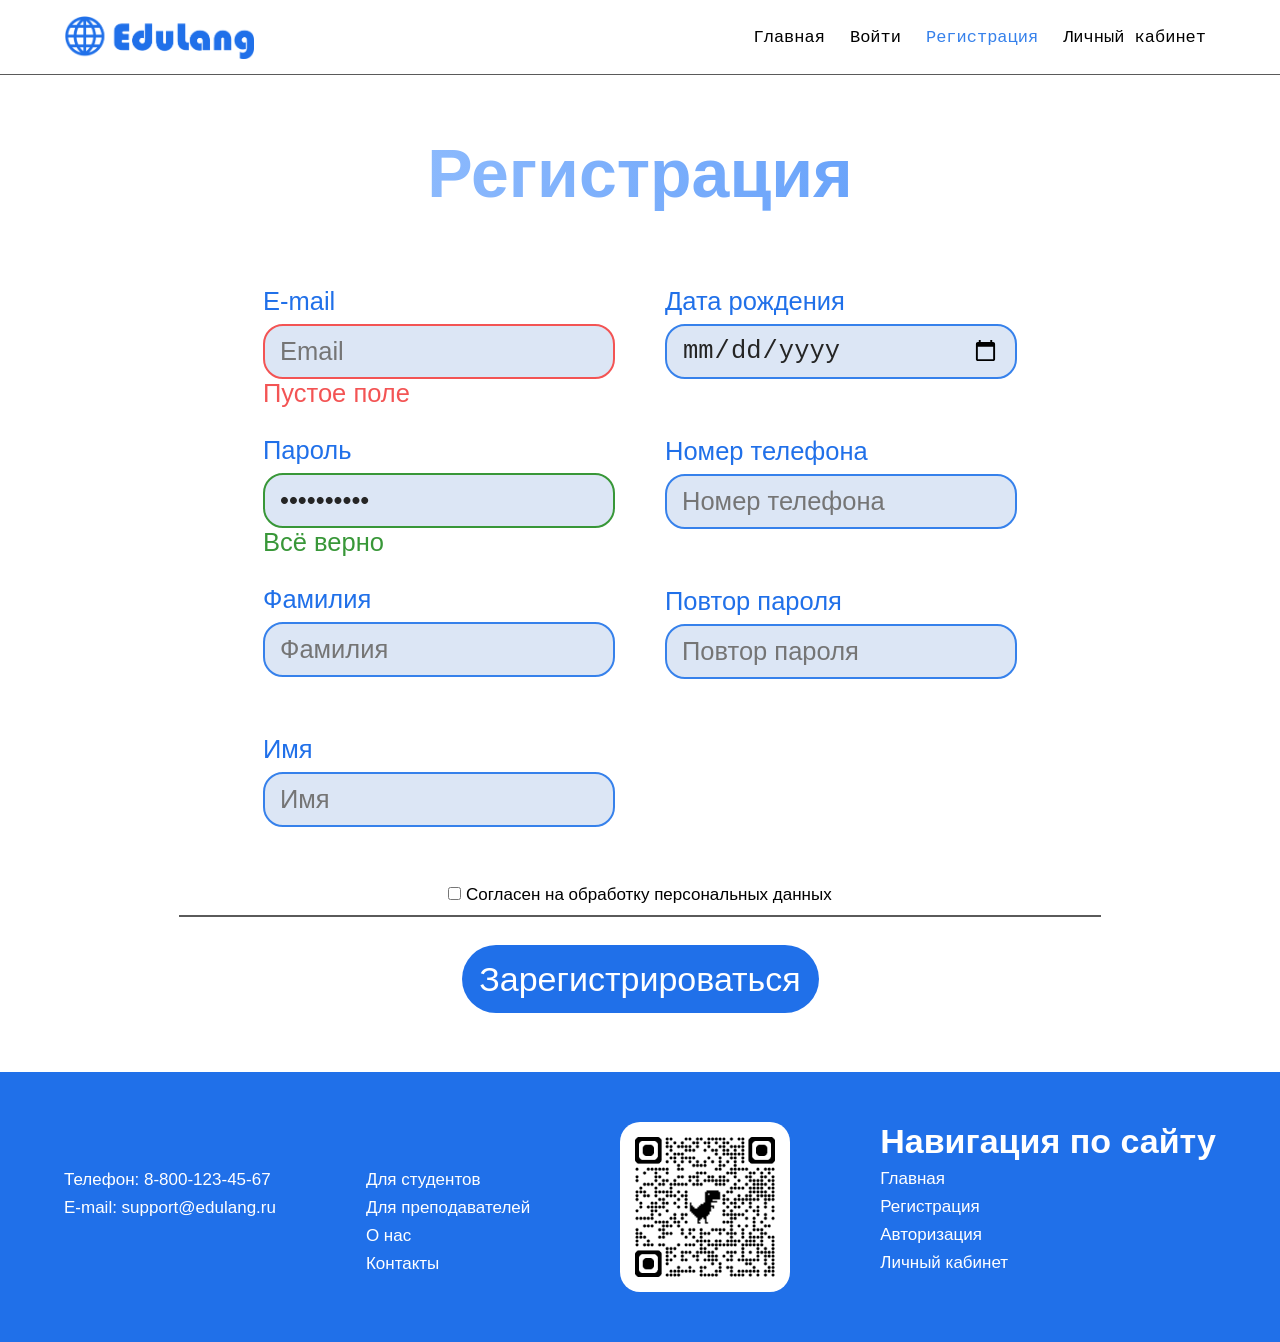
<file: register-light.html>
<!DOCTYPE html>
<html lang="en">

<head>
    <meta charset="UTF-8">
    <meta name="viewport" content="width=device-width, initial-scale=1.0">
    <title>Главная</title>
    <link rel="stylesheet" href="access/css/base.css">
    <link rel="stylesheet" href="access/css/light.css">
    <link rel="stylesheet" href="access/css/register-light.css">
</head>

<body>
<header class="height-header">
        <div class="container container-header d-flex">
            <div class="b-img logo"></div>
            <ul class="content-header">
                <li class="h-elem">
                    <a href="index-light.html" class="width-100 link-header">
                        Главная
                    </a>
                </li>
                <li class="h-elem">
                    <a href="login-light.html" class="width-100 link-header">
                        Войти
                    </a>
                </li>
                <li class="h-elem">
                    <a href="register-light.html" class="width-100 link-header active">
                        Регистрация
                    </a>
                </li>
                <li class="h-elem">
                    <a href="admin-light.html" class="width-100 link-header">
                        Личный кабинет
                    </a>
                </li>
            </ul>
            <div class="burger"></div>
        </div>
    </header>
    <main>
        <section class="width-100 d-flex px59 col">
            <h2 class="title-one gradient pb75">Регистрация</h2>
            <div class="container jac d-flex col g25">
                <form action="#" class="d-flex col jac form">
                    <div class="inputs-block">
                        <div class="one-input-block">
                            <label class="d-flex col width-100">
                                E-mail
                                <input type="email" class="input-elem width-100 danger" placeholder="Email">
                                <span class="red">Пустое поле</span>
                            </label>
                            <label class="d-flex col width-100">
                                Пароль
                                <input type="password" class="input-elem width-100 success" placeholder="Пароль" value="12365512Ee">
                                <span class="green">Всё верно</span>
                            </label>
                            <label class="d-flex col width-100">
                                Фамилия
                                <input type="text" class="input-elem width-100" placeholder="Фамилия">
                                <span class="green">⠀</span>
                            </label>
                            <label class="d-flex col width-100">
                                Имя
                                <input type="text" class="input-elem width-100" placeholder="Имя">
                                <span class="green">⠀</span>
                            </label>
                        </div>
                        <div class="one-input-block">
                            <label class="d-flex col width-100">
                                Дата рождения
                                <input type="date" class="input-elem width-100 py15">
                                <span class="green">⠀</span>
                            </label>
                            <label class="d-flex col width-100">
                                Номер телефона
                                <input type="text" class="input-elem width-100" placeholder="Номер телефона">
                                <span class="green">⠀</span>
                            </label>
                            <label class="d-flex col width-100">
                                Повтор пароля
                                <input type="password" class="input-elem width-100" placeholder="Повтор пароля">
                                <span class="green">⠀</span>
                            </label>

                        </div>
                    </div>
                    <div class="fogget-password width-100">
                        <input type="checkbox" id="check">
                        <label for="check" class="black text">Согласен на обработку персональных данных</label>
                        <div class="line mt10"></div>
                    </div>
                    <button type="submit" class="general-button register-type">Зарегистрироваться</button>
                </form>
            </div>
        </section>
    </main>
    <footer>
        <div class='container px50 container-footer'>
            <ul class="elem-footer padding-settign">
                <li>
                    <a href="tel:+78001235667">Телефон: 8-800-123-45-67</a>
                </li>
                <li>
                    <a href="mailto:support@eduspace.ru">E-mail: support@edulang.ru</a>
                </li>
            </ul>
            <ul class="elem-footer padding-settign">
                <li>
                    <a href="#">Для студентов</a>
                </li>
                <li>
                    <a href="#">Для преподавателей</a>
                </li>
                <li>
                    <a href="#">О нас</a>
                </li>
                <li>
                    <a href="#">Контакты</a>
                </li>
            </ul>
            <div class="b-img qr"></div>
            <ul class="elem-footer">
                <li class="two-rem">Навигация по сайту</li>

                <li>
                    <a href="index.html">Главная</a>
                </li>
                <li>
                    <a href="register.html">Регистрация</a>
                </li>
                <li>
                    <a href="login.html">Авторизация</a>
                </li>
                <li>
                    <a href="profile.html">Личный кабинет</a>
                </li>
            </ul>
        </div>
    </footer>
</body>

</html>
</file>
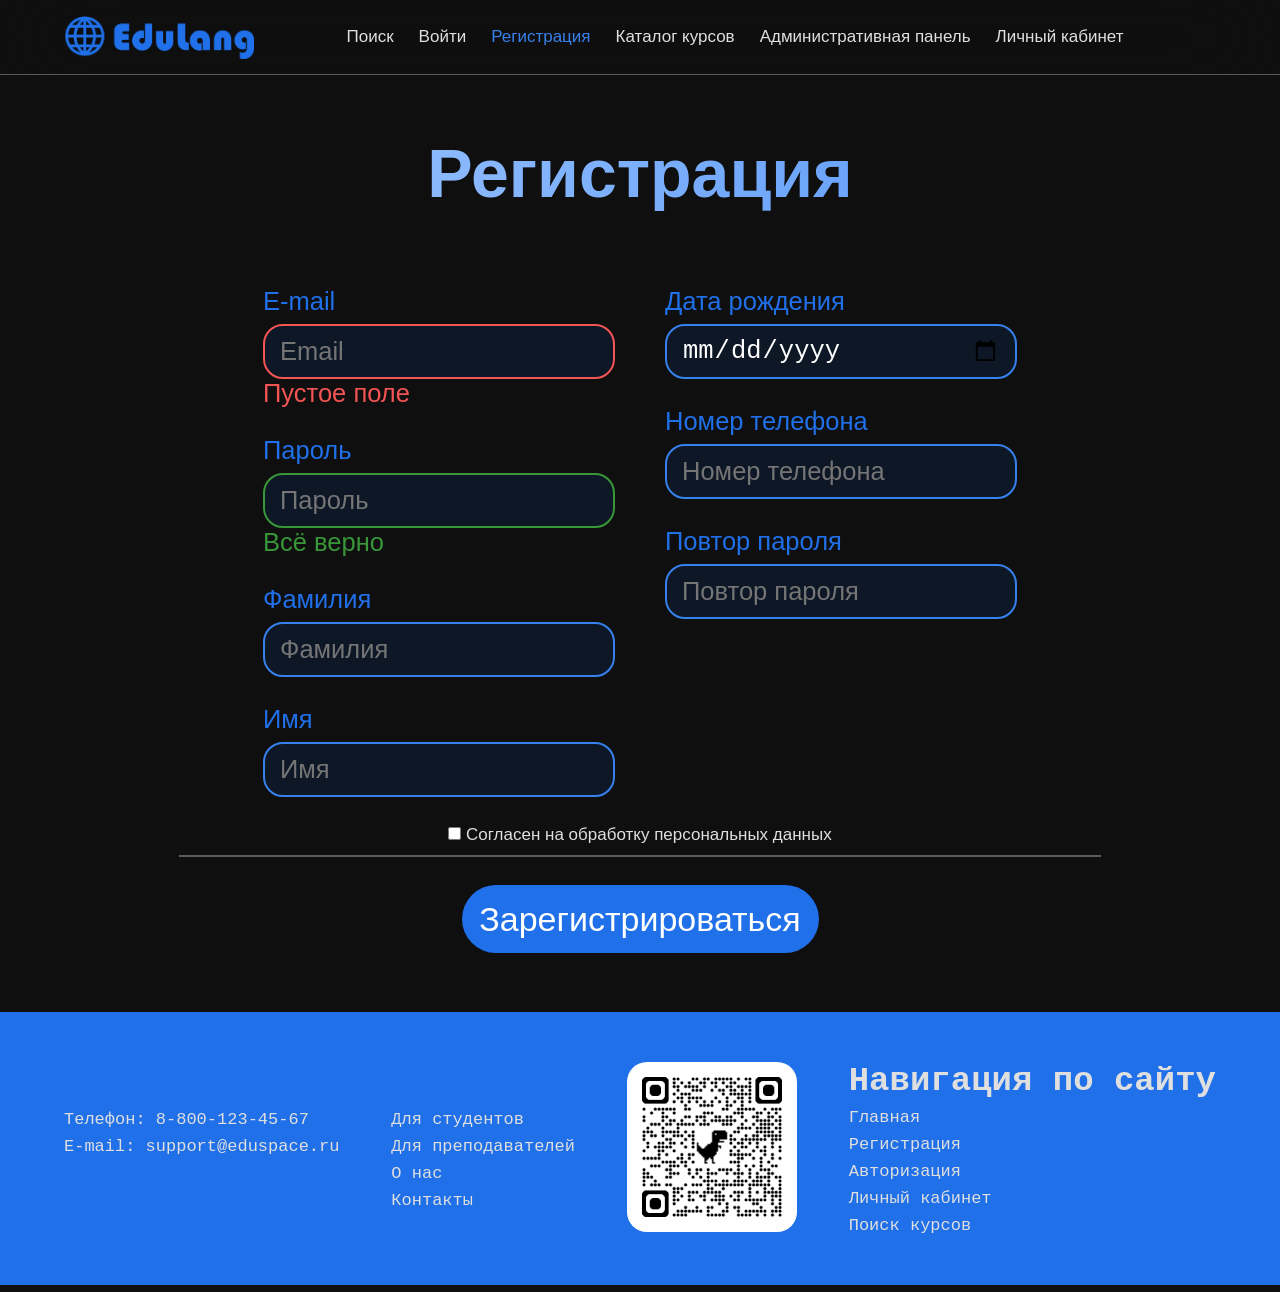
<file: register.html>
<!DOCTYPE html>
<html lang="en">

<head>
    <meta charset="UTF-8">
    <meta name="viewport" content="width=device-width, initial-scale=1.0">
    <title>Главная</title>
    <link rel="stylesheet" href="access/css/base.css">
    <link rel="stylesheet" href="access/css/index.css">
    <link rel="stylesheet" href="access/css/register.css">
</head>

<body>
    <header class="height-header">
        <div class="container container-header d-flex">
            <div class="b-img logo"></div>
            <ul class="content-header">
                <li class="h-elem">
                    <a href="index.html#search" class="width-100 link-header">
                        Поиск
                    </a>
                </li>
                <li class="h-elem">
                    <a href="login.html" class="width-100 link-header">
                        Войти
                    </a>
                </li>
                <li class="h-elem">
                    <a href="register.html" class="width-100 link-header active">
                        Регистрация
                    </a>
                </li>
                <li class="h-elem">
                    <a href="catalog.html" class="width-100 link-header">
                        Каталог курсов
                    </a>
                </li>
                <li class="h-elem">
                    <a href="admin.html" class="width-100 link-header">
                        Административная панель
                    </a>
                </li>
                <li class="h-elem">
                    <a href="profile.html" class="width-100 link-header">
                        Личный кабинет
                    </a>
                </li>
            </ul>
            <div class="burger"></div>
        </div>
    </header>
    <main>
        <section class="width-100 d-flex px59 col">
            <h2 class="title-one gradient pb75">Регистрация</h2>
            <div class="container jac d-flex col g25">
                <form action="#" class="d-flex col jac form">
                    <div class="inputs-block">
                        <div class="one-input-block">
                            <label class="d-flex col width-100">
                                E-mail
                                <input type="email" class="input-elem width-100 danger" placeholder="Email">
                                <span class="red">Пустое поле</span>
                            </label>
                            <label class="d-flex col width-100">
                                Пароль
                                <input type="password" class="input-elem width-100 success" placeholder="Пароль">
                                <span class="green">Всё верно</span>
                            </label>
                            <label class="d-flex col width-100">
                                Фамилия
                                <input type="text" class="input-elem width-100" placeholder="Фамилия">
                            </label>
                            <label class="d-flex col width-100">
                                Имя
                                <input type="text" class="input-elem width-100" placeholder="Имя">
                            </label>
                        </div>
                        <div class="one-input-block">
                            <label class="d-flex col width-100">
                                Дата рождения
                                <input type="date" class="input-elem width-100 py15">
                            </label>
                            <label class="d-flex col width-100">
                                Номер телефона
                                <input type="text" class="input-elem width-100" placeholder="Номер телефона">
                            </label>
                            <label class="d-flex col width-100">
                                Повтор пароля
                                <input type="password" class="input-elem width-100" placeholder="Повтор пароля">
                            </label>

                        </div>
                    </div>
                    <div class="fogget-password width-100">
                        <input type="checkbox">
                        Согласен на обработку персональных данных
                        <div class="line mt10"></div>
                    </div>
                    <button type="submit" class="general-button register-type">Зарегистрироваться</button>
                </form>
            </div>
        </section>
    </main>
    <footer>
        <div class='container px50 container-footer'>
            <ul class="elem-footer padding-settign">
                <li>
                    <a href="tel:+78001235667">Телефон: 8-800-123-45-67</a>
                </li>
                <li>
                    <a href="mailto:support@eduspace.ru">E-mail: support@eduspace.ru</a>
                </li>
            </ul>
            <ul class="elem-footer padding-settign">
                <li>
                    <a href="#">Для студентов</a>
                </li>
                <li>
                    <a href="#">Для преподавателей</a>
                </li>
                <li>
                    <a href="#">О нас</a>
                </li>
                <li>
                    <a href="#">Контакты</a>
                </li>
            </ul>
            <div class="b-img qr"></div>
            <ul class="elem-footer">
                <li class="two-rem">Навигация по сайту</li>

                <li>
                    <a href="index.html">Главная</a>
                </li>
                <li>
                    <a href="register.html">Регистрация</a>
                </li>
                <li>
                    <a href="login.html">Авторизация</a>
                </li>
                <li>
                    <a href="profile.html">Личный кабинет</a>
                </li>
                <li>
                    <a href="index.html#search">Поиск курсов</a>
                </li>
            </ul>
        </div>
    </footer>
</body>

</html>
</file>
<file: access/css/base.css>
* {
    margin: 0;
    padding: 0;
    box-sizing: border-box;
}

:root {
    --darkblue-color: #1d62c9;
    --blue-color: #2070e9;
    --lightblue-color: #3681eb;
    --black-color: rgb(15, 15, 15);
    --lightblack-color: rgb(37, 37, 37);
    --grey-color: rgb(90, 90, 90);
    --lightgrey-color: grey;
    --red-color: rgb(243, 84, 84);
    --green-color: rgb(56, 151, 56);
    --white-color: rgb(223, 223, 223);
    --title-one: 4rem;
    --title-two: 2.8rem;
    --two-rem: 2rem;
    --text: 1rem;
    --generalFontColor: var(--white-color);
    --generalFontSize: 17px;
    --height-header: 75px;
    --height-main: calc(100vh - var(--height-header));
    --container: clamp(200px, 90%, 1200px);


    font-size: var(--generalFontSize);
    color: var(--generalFontColor);
    font-family: Verdana, Geneva, Tahoma, sans-serif;
}

.black {
    color: black;
}



.width-90 {
    width: 90%;
    margin-inline: auto;
}

input {
    border: none;
    padding-inline: 15px;
    outline: none;
}

input:hover {
    padding-left: 15px;
    border-bottom: 2.5px solid var(--grey-color);
    cursor: pointer;
}

label:hover {
    cursor: pointer;
}

input:focus {
    padding-left: 15px;
    border-bottom: 2.5px solid var(--grey-color)
}

button {
    transition: .4s;
}

button:hover {
    transform: scale(1.08);
    cursor: pointer;
}

.general-button {
    transition: .4s;
}

.general-button:hover {
    transform: scale(1.08);
    cursor: pointer;
}

.two-rem {
    font-size: var(--two-rem);
    font-weight: 600;
}

.container {
    width: var(--container);
    margin-inline: auto;
}

.border-bottom {
    margin-top: 80px;
    width: 100%;
    height: 2px;
    background-color: var(--grey-color);
}


.general-button {
    width: 13.5rem;
    height: 4rem;
    background-color: var(--blue-color);
    border-radius: 40px;
    border: none;
    color: white;
    font-size: var(--two-rem);
    display: flex;
    justify-content: center;
    align-items: center;
}

.general-button-white {
    width: 13.5rem;
    height: 4rem;
    background-color: transparent;
    border-radius: 20px;
    border: none;
    color: white;
    font-size: var(--two-rem);
    border: 1px solid white;
}

.title-one {
    font-size: var(--title-one);
    text-align: center;
}

@media (max-width: 1024px) {
    .title-one {
        font-size: 3rem;
    }
}

@media (max-width: 768px) {
    .title-one {
        font-size: 2.8rem;
    }
}

.text {
    font-size: var(--text);
}

.white {
    color: white !important;
}

.height-100 {
    height: 100%;
}

.title-two {
    font-size: var(--title-two);
    text-align: center;
}

.title-two-border {
    font-weight: 600;
    font-size: var(--title-two);
    text-align: center;
    padding: 10px;
    border-bottom: 1px solid var(--grey-color)
}

.two-rem-border {
    font-weight: 600;
    font-size: var(--two-rem);
    text-align: center;
    padding: 10px;
    border-bottom: 1px solid var(--grey-color)
}

.minecraft {
    background: url('../img/globe.png')
}

.minecraft-black {
    background-image: url('../img/blobe-black.png');
}

.active {
    color: var(--lightblue-color)
}

.lightblue {
    color: var(--lightblue-color)
}

@media (max-width: 1024px) {
    :root {
        --generalFontSize: 16.5px;
    }
}

@media (max-width: 768px) {
    :root {
        --generalFontSize: 15.5px;
    }
}

@media (max-width: 560px) {
    :root {
        --generalFontSize: 14.5px;
    }
}

@media (max-width: 360px) {
    :root {
        --generalFontSize: 13px;
    }
}

.width-100 {
    width: 100%;
}

body {
    min-height: 100vh;
    display: flex;
    flex-direction: column;
}

footer {
    margin-top: auto;
}

.d-flex {
    display: flex;
}

.col {
    flex-direction: column;
}

.row {
    flex-direction: row;
}

.jac {
    justify-content: center;
    align-items: center;
}

a {
    text-decoration: none;
    color: var(--generalFontColor);
    transition: .2s;
}

.elem-footer a:hover {
    color: rgb(185, 185, 185);
}

ul {
    list-style: none;
}

html {
    background-color: var(--black-color);
}

.b-img {
    background-position: center;
    background-repeat: no-repeat;
    background-size: contain;
    width: 120px;
    height: 120px;
}

.gradient {
    background-image: linear-gradient(to left, #4a8ff8, #acceff);
    background-clip: text;
    color: transparent;
}

.min-height {
    min-height: var(--height-main)
}

.dartblue {
    color: var(--darkblue-color);
}

.width {
    width: 100%;
}

.p1 {
    padding: 1px
}

.p2 {
    padding: 2px
}

.p3 {
    padding: 3px
}

.p4 {
    padding: 4px
}

.p5 {
    padding: 5px
}

.p6 {
    padding: 6px
}

.p7 {
    padding: 7px
}

.p8 {
    padding: 8px
}

.p9 {
    padding: 9px
}

.p10 {
    padding: 10px
}

.p11 {
    padding: 11px
}

.p12 {
    padding: 12px
}

.p13 {
    padding: 13px
}

.p14 {
    padding: 14px
}

.p15 {
    padding: 15px
}

.p16 {
    padding: 16px
}

.p17 {
    padding: 17px
}

.p18 {
    padding: 18px
}

.p19 {
    padding: 19px
}

.p20 {
    padding: 20px
}

.p21 {
    padding: 21px
}

.p22 {
    padding: 22px
}

.p23 {
    padding: 23px
}

.p24 {
    padding: 24px
}

.p25 {
    padding: 25px
}

.p26 {
    padding: 26px
}

.p27 {
    padding: 27px
}

.p28 {
    padding: 28px
}

.p29 {
    padding: 29px
}

.p30 {
    padding: 30px
}

.p31 {
    padding: 31px
}

.p32 {
    padding: 32px
}

.p33 {
    padding: 33px
}

.p34 {
    padding: 34px
}

.p35 {
    padding: 35px
}

.p36 {
    padding: 36px
}

.p37 {
    padding: 37px
}

.p38 {
    padding: 38px
}

.p39 {
    padding: 39px
}

.p40 {
    padding: 40px
}

.p41 {
    padding: 41px
}

.p42 {
    padding: 42px
}

.p43 {
    padding: 43px
}

.p44 {
    padding: 44px
}

.p45 {
    padding: 45px
}

.p46 {
    padding: 46px
}

.p47 {
    padding: 47px
}

.p48 {
    padding: 48px
}

.p49 {
    padding: 49px
}

.p50 {
    padding: 50px
}

.p51 {
    padding: 51px
}

.p52 {
    padding: 52px
}

.p53 {
    padding: 53px
}

.p54 {
    padding: 54px
}

.p55 {
    padding: 55px
}

.p56 {
    padding: 56px
}

.p57 {
    padding: 57px
}

.p58 {
    padding: 58px
}

.p59 {
    padding: 59px
}

.p60 {
    padding: 60px
}

.p61 {
    padding: 61px
}

.p62 {
    padding: 62px
}

.p63 {
    padding: 63px
}

.p64 {
    padding: 64px
}

.p65 {
    padding: 65px
}

.p66 {
    padding: 66px
}

.p67 {
    padding: 67px
}

.p68 {
    padding: 68px
}

.p69 {
    padding: 69px
}

.p70 {
    padding: 70px
}

.p71 {
    padding: 71px
}

.p72 {
    padding: 72px
}

.p73 {
    padding: 73px
}

.p74 {
    padding: 74px
}

.p75 {
    padding: 75px
}

.p76 {
    padding: 76px
}

.p77 {
    padding: 77px
}

.p78 {
    padding: 78px
}

.p79 {
    padding: 79px
}

.p80 {
    padding: 80px
}

.p81 {
    padding: 81px
}

.p82 {
    padding: 82px
}

.p83 {
    padding: 83px
}

.p84 {
    padding: 84px
}

.p85 {
    padding: 85px
}

.p86 {
    padding: 86px
}

.p87 {
    padding: 87px
}

.p88 {
    padding: 88px
}

.p89 {
    padding: 89px
}

.p90 {
    padding: 90px
}

.p91 {
    padding: 91px
}

.p92 {
    padding: 92px
}

.p93 {
    padding: 93px
}

.p94 {
    padding: 94px
}

.p95 {
    padding: 95px
}

.p96 {
    padding: 96px
}

.p97 {
    padding: 97px
}

.p98 {
    padding: 98px
}

.p99 {
    padding: 99px
}

.p100 {
    padding: 100px
}

.p101 {
    padding: 101px
}

.p102 {
    padding: 102px
}

.p103 {
    padding: 103px
}

.p104 {
    padding: 104px
}

.p105 {
    padding: 105px
}

.p106 {
    padding: 106px
}

.p107 {
    padding: 107px
}

.p108 {
    padding: 108px
}

.p109 {
    padding: 109px
}

.p110 {
    padding: 110px
}

.p111 {
    padding: 111px
}

.p112 {
    padding: 112px
}

.p113 {
    padding: 113px
}

.p114 {
    padding: 114px
}

.p115 {
    padding: 115px
}

.p116 {
    padding: 116px
}

.p117 {
    padding: 117px
}

.p118 {
    padding: 118px
}

.p119 {
    padding: 119px
}

.p120 {
    padding: 120px
}

.p121 {
    padding: 121px
}

.p122 {
    padding: 122px
}

.p123 {
    padding: 123px
}

.p124 {
    padding: 124px
}

.p125 {
    padding: 125px
}

.p126 {
    padding: 126px
}

.p127 {
    padding: 127px
}

.p128 {
    padding: 128px
}

.p129 {
    padding: 129px
}

.p130 {
    padding: 130px
}

.p131 {
    padding: 131px
}

.p132 {
    padding: 132px
}

.p133 {
    padding: 133px
}

.p134 {
    padding: 134px
}

.p135 {
    padding: 135px
}

.p136 {
    padding: 136px
}

.p137 {
    padding: 137px
}

.p138 {
    padding: 138px
}

.p139 {
    padding: 139px
}

.p140 {
    padding: 140px
}

.p141 {
    padding: 141px
}

.p142 {
    padding: 142px
}

.p143 {
    padding: 143px
}

.p144 {
    padding: 144px
}

.p145 {
    padding: 145px
}

.p146 {
    padding: 146px
}

.p147 {
    padding: 147px
}

.p148 {
    padding: 148px
}

.p149 {
    padding: 149px
}

.p150 {
    padding: 150px
}

.m1 {
    margin: 1px
}

.m2 {
    margin: 2px
}

.m3 {
    margin: 3px
}

.m4 {
    margin: 4px
}

.m5 {
    margin: 5px
}

.m6 {
    margin: 6px
}

.m7 {
    margin: 7px
}

.m8 {
    margin: 8px
}

.m9 {
    margin: 9px
}

.m10 {
    margin: 10px
}

.m11 {
    margin: 11px
}

.m12 {
    margin: 12px
}

.m13 {
    margin: 13px
}

.m14 {
    margin: 14px
}

.m15 {
    margin: 15px
}

.m16 {
    margin: 16px
}

.m17 {
    margin: 17px
}

.m18 {
    margin: 18px
}

.m19 {
    margin: 19px
}

.m20 {
    margin: 20px
}

.m21 {
    margin: 21px
}

.m22 {
    margin: 22px
}

.m23 {
    margin: 23px
}

.m24 {
    margin: 24px
}

.m25 {
    margin: 25px
}

.m26 {
    margin: 26px
}

.m27 {
    margin: 27px
}

.m28 {
    margin: 28px
}

.m29 {
    margin: 29px
}

.m30 {
    margin: 30px
}

.m31 {
    margin: 31px
}

.m32 {
    margin: 32px
}

.m33 {
    margin: 33px
}

.m34 {
    margin: 34px
}

.m35 {
    margin: 35px
}

.m36 {
    margin: 36px
}

.m37 {
    margin: 37px
}

.m38 {
    margin: 38px
}

.m39 {
    margin: 39px
}

.m40 {
    margin: 40px
}

.m41 {
    margin: 41px
}

.m42 {
    margin: 42px
}

.m43 {
    margin: 43px
}

.m44 {
    margin: 44px
}

.m45 {
    margin: 45px
}

.m46 {
    margin: 46px
}

.m47 {
    margin: 47px
}

.m48 {
    margin: 48px
}

.m49 {
    margin: 49px
}

.m50 {
    margin: 50px
}

.m51 {
    margin: 51px
}

.m52 {
    margin: 52px
}

.m53 {
    margin: 53px
}

.m54 {
    margin: 54px
}

.m55 {
    margin: 55px
}

.m56 {
    margin: 56px
}

.m57 {
    margin: 57px
}

.m58 {
    margin: 58px
}

.m59 {
    margin: 59px
}

.m60 {
    margin: 60px
}

.m61 {
    margin: 61px
}

.m62 {
    margin: 62px
}

.m63 {
    margin: 63px
}

.m64 {
    margin: 64px
}

.m65 {
    margin: 65px
}

.m66 {
    margin: 66px
}

.m67 {
    margin: 67px
}

.m68 {
    margin: 68px
}

.m69 {
    margin: 69px
}

.m70 {
    margin: 70px
}

.m71 {
    margin: 71px
}

.m72 {
    margin: 72px
}

.m73 {
    margin: 73px
}

.m74 {
    margin: 74px
}

.m75 {
    margin: 75px
}

.m76 {
    margin: 76px
}

.m77 {
    margin: 77px
}

.m78 {
    margin: 78px
}

.m79 {
    margin: 79px
}

.m80 {
    margin: 80px
}

.m81 {
    margin: 81px
}

.m82 {
    margin: 82px
}

.m83 {
    margin: 83px
}

.m84 {
    margin: 84px
}

.m85 {
    margin: 85px
}

.m86 {
    margin: 86px
}

.m87 {
    margin: 87px
}

.m88 {
    margin: 88px
}

.m89 {
    margin: 89px
}

.m90 {
    margin: 90px
}

.m91 {
    margin: 91px
}

.m92 {
    margin: 92px
}

.m93 {
    margin: 93px
}

.m94 {
    margin: 94px
}

.m95 {
    margin: 95px
}

.m96 {
    margin: 96px
}

.m97 {
    margin: 97px
}

.m98 {
    margin: 98px
}

.m99 {
    margin: 99px
}

.m100 {
    margin: 100px
}

.m101 {
    margin: 101px
}

.m102 {
    margin: 102px
}

.m103 {
    margin: 103px
}

.m104 {
    margin: 104px
}

.m105 {
    margin: 105px
}

.m106 {
    margin: 106px
}

.m107 {
    margin: 107px
}

.m108 {
    margin: 108px
}

.m109 {
    margin: 109px
}

.m110 {
    margin: 110px
}

.m111 {
    margin: 111px
}

.m112 {
    margin: 112px
}

.m113 {
    margin: 113px
}

.m114 {
    margin: 114px
}

.m115 {
    margin: 115px
}

.m116 {
    margin: 116px
}

.m117 {
    margin: 117px
}

.m118 {
    margin: 118px
}

.m119 {
    margin: 119px
}

.m120 {
    margin: 120px
}

.m121 {
    margin: 121px
}

.m122 {
    margin: 122px
}

.m123 {
    margin: 123px
}

.m124 {
    margin: 124px
}

.m125 {
    margin: 125px
}

.m126 {
    margin: 126px
}

.m127 {
    margin: 127px
}

.m128 {
    margin: 128px
}

.m129 {
    margin: 129px
}

.m130 {
    margin: 130px
}

.m131 {
    margin: 131px
}

.m132 {
    margin: 132px
}

.m133 {
    margin: 133px
}

.m134 {
    margin: 134px
}

.m135 {
    margin: 135px
}

.m136 {
    margin: 136px
}

.m137 {
    margin: 137px
}

.m138 {
    margin: 138px
}

.m139 {
    margin: 139px
}

.m140 {
    margin: 140px
}

.m141 {
    margin: 141px
}

.m142 {
    margin: 142px
}

.m143 {
    margin: 143px
}

.m144 {
    margin: 144px
}

.m145 {
    margin: 145px
}

.m146 {
    margin: 146px
}

.m147 {
    margin: 147px
}

.m148 {
    margin: 148px
}

.m149 {
    margin: 149px
}

.m150 {
    margin: 150px
}

.mt1 {
    margin-top: 1px
}

.mt2 {
    margin-top: 2px
}

.mt3 {
    margin-top: 3px
}

.mt4 {
    margin-top: 4px
}

.mt5 {
    margin-top: 5px
}

.mt6 {
    margin-top: 6px
}

.mt7 {
    margin-top: 7px
}

.mt8 {
    margin-top: 8px
}

.mt9 {
    margin-top: 9px
}

.mt10 {
    margin-top: 10px
}

.mt11 {
    margin-top: 11px
}

.mt12 {
    margin-top: 12px
}

.mt13 {
    margin-top: 13px
}

.mt14 {
    margin-top: 14px
}

.mt15 {
    margin-top: 15px
}

.mt16 {
    margin-top: 16px
}

.mt17 {
    margin-top: 17px
}

.mt18 {
    margin-top: 18px
}

.mt19 {
    margin-top: 19px
}

.mt20 {
    margin-top: 20px
}

.mt21 {
    margin-top: 21px
}

.mt22 {
    margin-top: 22px
}

.mt23 {
    margin-top: 23px
}

.mt24 {
    margin-top: 24px
}

.mt25 {
    margin-top: 25px
}

.mt26 {
    margin-top: 26px
}

.mt27 {
    margin-top: 27px
}

.mt28 {
    margin-top: 28px
}

.mt29 {
    margin-top: 29px
}

.mt30 {
    margin-top: 30px
}

.mt31 {
    margin-top: 31px
}

.mt32 {
    margin-top: 32px
}

.mt33 {
    margin-top: 33px
}

.mt34 {
    margin-top: 34px
}

.mt35 {
    margin-top: 35px
}

.mt36 {
    margin-top: 36px
}

.mt37 {
    margin-top: 37px
}

.mt38 {
    margin-top: 38px
}

.mt39 {
    margin-top: 39px
}

.mt40 {
    margin-top: 40px
}

.mt41 {
    margin-top: 41px
}

.mt42 {
    margin-top: 42px
}

.mt43 {
    margin-top: 43px
}

.mt44 {
    margin-top: 44px
}

.mt45 {
    margin-top: 45px
}

.mt46 {
    margin-top: 46px
}

.mt47 {
    margin-top: 47px
}

.mt48 {
    margin-top: 48px
}

.mt49 {
    margin-top: 49px
}

.mt50 {
    margin-top: 50px
}

.mt51 {
    margin-top: 51px
}

.mt52 {
    margin-top: 52px
}

.mt53 {
    margin-top: 53px
}

.mt54 {
    margin-top: 54px
}

.mt55 {
    margin-top: 55px
}

.mt56 {
    margin-top: 56px
}

.mt57 {
    margin-top: 57px
}

.mt58 {
    margin-top: 58px
}

.mt59 {
    margin-top: 59px
}

.mt60 {
    margin-top: 60px
}

.mt61 {
    margin-top: 61px
}

.mt62 {
    margin-top: 62px
}

.mt63 {
    margin-top: 63px
}

.mt64 {
    margin-top: 64px
}

.mt65 {
    margin-top: 65px
}

.mt66 {
    margin-top: 66px
}

.mt67 {
    margin-top: 67px
}

.mt68 {
    margin-top: 68px
}

.mt69 {
    margin-top: 69px
}

.mt70 {
    margin-top: 70px
}

.mt71 {
    margin-top: 71px
}

.mt72 {
    margin-top: 72px
}

.mt73 {
    margin-top: 73px
}

.mt74 {
    margin-top: 74px
}

.mt75 {
    margin-top: 75px
}

.mt76 {
    margin-top: 76px
}

.mt77 {
    margin-top: 77px
}

.mt78 {
    margin-top: 78px
}

.mt79 {
    margin-top: 79px
}

.mt80 {
    margin-top: 80px
}

.mt81 {
    margin-top: 81px
}

.mt82 {
    margin-top: 82px
}

.mt83 {
    margin-top: 83px
}

.mt84 {
    margin-top: 84px
}

.mt85 {
    margin-top: 85px
}

.mt86 {
    margin-top: 86px
}

.mt87 {
    margin-top: 87px
}

.mt88 {
    margin-top: 88px
}

.mt89 {
    margin-top: 89px
}

.mt90 {
    margin-top: 90px
}

.mt91 {
    margin-top: 91px
}

.mt92 {
    margin-top: 92px
}

.mt93 {
    margin-top: 93px
}

.mt94 {
    margin-top: 94px
}

.mt95 {
    margin-top: 95px
}

.mt96 {
    margin-top: 96px
}

.mt97 {
    margin-top: 97px
}

.mt98 {
    margin-top: 98px
}

.mt99 {
    margin-top: 99px
}

.mt100 {
    margin-top: 100px
}

.mt101 {
    margin-top: 101px
}

.mt102 {
    margin-top: 102px
}

.mt103 {
    margin-top: 103px
}

.mt104 {
    margin-top: 104px
}

.mt105 {
    margin-top: 105px
}

.mt106 {
    margin-top: 106px
}

.mt107 {
    margin-top: 107px
}

.mt108 {
    margin-top: 108px
}

.mt109 {
    margin-top: 109px
}

.mt110 {
    margin-top: 110px
}

.mt111 {
    margin-top: 111px
}

.mt112 {
    margin-top: 112px
}

.mt113 {
    margin-top: 113px
}

.mt114 {
    margin-top: 114px
}

.mt115 {
    margin-top: 115px
}

.mt116 {
    margin-top: 116px
}

.mt117 {
    margin-top: 117px
}

.mt118 {
    margin-top: 118px
}

.mt119 {
    margin-top: 119px
}

.mt120 {
    margin-top: 120px
}

.mt121 {
    margin-top: 121px
}

.mt122 {
    margin-top: 122px
}

.mt123 {
    margin-top: 123px
}

.mt124 {
    margin-top: 124px
}

.mt125 {
    margin-top: 125px
}

.mt126 {
    margin-top: 126px
}

.mt127 {
    margin-top: 127px
}

.mt128 {
    margin-top: 128px
}

.mt129 {
    margin-top: 129px
}

.mt130 {
    margin-top: 130px
}

.mt131 {
    margin-top: 131px
}

.mt132 {
    margin-top: 132px
}

.mt133 {
    margin-top: 133px
}

.mt134 {
    margin-top: 134px
}

.mt135 {
    margin-top: 135px
}

.mt136 {
    margin-top: 136px
}

.mt137 {
    margin-top: 137px
}

.mt138 {
    margin-top: 138px
}

.mt139 {
    margin-top: 139px
}

.mt140 {
    margin-top: 140px
}

.mt141 {
    margin-top: 141px
}

.mt142 {
    margin-top: 142px
}

.mt143 {
    margin-top: 143px
}

.mt144 {
    margin-top: 144px
}

.mt145 {
    margin-top: 145px
}

.mt146 {
    margin-top: 146px
}

.mt147 {
    margin-top: 147px
}

.mt148 {
    margin-top: 148px
}

.mt149 {
    margin-top: 149px
}

.mt150 {
    margin-top: 150px
}

.mr1 {
    margin-right: 1px
}

.mr2 {
    margin-right: 2px
}

.mr3 {
    margin-right: 3px
}

.mr4 {
    margin-right: 4px
}

.mr5 {
    margin-right: 5px
}

.mr6 {
    margin-right: 6px
}

.mr7 {
    margin-right: 7px
}

.mr8 {
    margin-right: 8px
}

.mr9 {
    margin-right: 9px
}

.mr10 {
    margin-right: 10px
}

.mr11 {
    margin-right: 11px
}

.mr12 {
    margin-right: 12px
}

.mr13 {
    margin-right: 13px
}

.mr14 {
    margin-right: 14px
}

.mr15 {
    margin-right: 15px
}

.mr16 {
    margin-right: 16px
}

.mr17 {
    margin-right: 17px
}

.mr18 {
    margin-right: 18px
}

.mr19 {
    margin-right: 19px
}

.mr20 {
    margin-right: 20px
}

.mr21 {
    margin-right: 21px
}

.mr22 {
    margin-right: 22px
}

.mr23 {
    margin-right: 23px
}

.mr24 {
    margin-right: 24px
}

.mr25 {
    margin-right: 25px
}

.mr26 {
    margin-right: 26px
}

.mr27 {
    margin-right: 27px
}

.mr28 {
    margin-right: 28px
}

.mr29 {
    margin-right: 29px
}

.mr30 {
    margin-right: 30px
}

.mr31 {
    margin-right: 31px
}

.mr32 {
    margin-right: 32px
}

.mr33 {
    margin-right: 33px
}

.mr34 {
    margin-right: 34px
}

.mr35 {
    margin-right: 35px
}

.mr36 {
    margin-right: 36px
}

.mr37 {
    margin-right: 37px
}

.mr38 {
    margin-right: 38px
}

.mr39 {
    margin-right: 39px
}

.mr40 {
    margin-right: 40px
}

.mr41 {
    margin-right: 41px
}

.mr42 {
    margin-right: 42px
}

.mr43 {
    margin-right: 43px
}

.mr44 {
    margin-right: 44px
}

.mr45 {
    margin-right: 45px
}

.mr46 {
    margin-right: 46px
}

.mr47 {
    margin-right: 47px
}

.mr48 {
    margin-right: 48px
}

.mr49 {
    margin-right: 49px
}

.mr50 {
    margin-right: 50px
}

.mr51 {
    margin-right: 51px
}

.mr52 {
    margin-right: 52px
}

.mr53 {
    margin-right: 53px
}

.mr54 {
    margin-right: 54px
}

.mr55 {
    margin-right: 55px
}

.mr56 {
    margin-right: 56px
}

.mr57 {
    margin-right: 57px
}

.mr58 {
    margin-right: 58px
}

.mr59 {
    margin-right: 59px
}

.mr60 {
    margin-right: 60px
}

.mr61 {
    margin-right: 61px
}

.mr62 {
    margin-right: 62px
}

.mr63 {
    margin-right: 63px
}

.mr64 {
    margin-right: 64px
}

.mr65 {
    margin-right: 65px
}

.mr66 {
    margin-right: 66px
}

.mr67 {
    margin-right: 67px
}

.mr68 {
    margin-right: 68px
}

.mr69 {
    margin-right: 69px
}

.mr70 {
    margin-right: 70px
}

.mr71 {
    margin-right: 71px
}

.mr72 {
    margin-right: 72px
}

.mr73 {
    margin-right: 73px
}

.mr74 {
    margin-right: 74px
}

.mr75 {
    margin-right: 75px
}

.mr76 {
    margin-right: 76px
}

.mr77 {
    margin-right: 77px
}

.mr78 {
    margin-right: 78px
}

.mr79 {
    margin-right: 79px
}

.mr80 {
    margin-right: 80px
}

.mr81 {
    margin-right: 81px
}

.mr82 {
    margin-right: 82px
}

.mr83 {
    margin-right: 83px
}

.mr84 {
    margin-right: 84px
}

.mr85 {
    margin-right: 85px
}

.mr86 {
    margin-right: 86px
}

.mr87 {
    margin-right: 87px
}

.mr88 {
    margin-right: 88px
}

.mr89 {
    margin-right: 89px
}

.mr90 {
    margin-right: 90px
}

.mr91 {
    margin-right: 91px
}

.mr92 {
    margin-right: 92px
}

.mr93 {
    margin-right: 93px
}

.mr94 {
    margin-right: 94px
}

.mr95 {
    margin-right: 95px
}

.mr96 {
    margin-right: 96px
}

.mr97 {
    margin-right: 97px
}

.mr98 {
    margin-right: 98px
}

.mr99 {
    margin-right: 99px
}

.mr100 {
    margin-right: 100px
}

.mr101 {
    margin-right: 101px
}

.mr102 {
    margin-right: 102px
}

.mr103 {
    margin-right: 103px
}

.mr104 {
    margin-right: 104px
}

.mr105 {
    margin-right: 105px
}

.mr106 {
    margin-right: 106px
}

.mr107 {
    margin-right: 107px
}

.mr108 {
    margin-right: 108px
}

.mr109 {
    margin-right: 109px
}

.mr110 {
    margin-right: 110px
}

.mr111 {
    margin-right: 111px
}

.mr112 {
    margin-right: 112px
}

.mr113 {
    margin-right: 113px
}

.mr114 {
    margin-right: 114px
}

.mr115 {
    margin-right: 115px
}

.mr116 {
    margin-right: 116px
}

.mr117 {
    margin-right: 117px
}

.mr118 {
    margin-right: 118px
}

.mr119 {
    margin-right: 119px
}

.mr120 {
    margin-right: 120px
}

.mr121 {
    margin-right: 121px
}

.mr122 {
    margin-right: 122px
}

.mr123 {
    margin-right: 123px
}

.mr124 {
    margin-right: 124px
}

.mr125 {
    margin-right: 125px
}

.mr126 {
    margin-right: 126px
}

.mr127 {
    margin-right: 127px
}

.mr128 {
    margin-right: 128px
}

.mr129 {
    margin-right: 129px
}

.mr130 {
    margin-right: 130px
}

.mr131 {
    margin-right: 131px
}

.mr132 {
    margin-right: 132px
}

.mr133 {
    margin-right: 133px
}

.mr134 {
    margin-right: 134px
}

.mr135 {
    margin-right: 135px
}

.mr136 {
    margin-right: 136px
}

.mr137 {
    margin-right: 137px
}

.mr138 {
    margin-right: 138px
}

.mr139 {
    margin-right: 139px
}

.mr140 {
    margin-right: 140px
}

.mr141 {
    margin-right: 141px
}

.mr142 {
    margin-right: 142px
}

.mr143 {
    margin-right: 143px
}

.mr144 {
    margin-right: 144px
}

.mr145 {
    margin-right: 145px
}

.mr146 {
    margin-right: 146px
}

.mr147 {
    margin-right: 147px
}

.mr148 {
    margin-right: 148px
}

.mr149 {
    margin-right: 149px
}

.mr150 {
    margin-right: 150px
}

.mb1 {
    margin-bottom: 1px
}

.mb2 {
    margin-bottom: 2px
}

.mb3 {
    margin-bottom: 3px
}

.mb4 {
    margin-bottom: 4px
}

.mb5 {
    margin-bottom: 5px
}

.mb6 {
    margin-bottom: 6px
}

.mb7 {
    margin-bottom: 7px
}

.mb8 {
    margin-bottom: 8px
}

.mb9 {
    margin-bottom: 9px
}

.mb10 {
    margin-bottom: 10px
}

.mb11 {
    margin-bottom: 11px
}

.mb12 {
    margin-bottom: 12px
}

.mb13 {
    margin-bottom: 13px
}

.mb14 {
    margin-bottom: 14px
}

.mb15 {
    margin-bottom: 15px
}

.mb16 {
    margin-bottom: 16px
}

.mb17 {
    margin-bottom: 17px
}

.mb18 {
    margin-bottom: 18px
}

.mb19 {
    margin-bottom: 19px
}

.mb20 {
    margin-bottom: 20px
}

.mb21 {
    margin-bottom: 21px
}

.mb22 {
    margin-bottom: 22px
}

.mb23 {
    margin-bottom: 23px
}

.mb24 {
    margin-bottom: 24px
}

.mb25 {
    margin-bottom: 25px
}

.mb26 {
    margin-bottom: 26px
}

.mb27 {
    margin-bottom: 27px
}

.mb28 {
    margin-bottom: 28px
}

.mb29 {
    margin-bottom: 29px
}

.mb30 {
    margin-bottom: 30px
}

.mb31 {
    margin-bottom: 31px
}

.mb32 {
    margin-bottom: 32px
}

.mb33 {
    margin-bottom: 33px
}

.mb34 {
    margin-bottom: 34px
}

.mb35 {
    margin-bottom: 35px
}

.mb36 {
    margin-bottom: 36px
}

.mb37 {
    margin-bottom: 37px
}

.mb38 {
    margin-bottom: 38px
}

.mb39 {
    margin-bottom: 39px
}

.mb40 {
    margin-bottom: 40px
}

.mb41 {
    margin-bottom: 41px
}

.mb42 {
    margin-bottom: 42px
}

.mb43 {
    margin-bottom: 43px
}

.mb44 {
    margin-bottom: 44px
}

.mb45 {
    margin-bottom: 45px
}

.mb46 {
    margin-bottom: 46px
}

.mb47 {
    margin-bottom: 47px
}

.mb48 {
    margin-bottom: 48px
}

.mb49 {
    margin-bottom: 49px
}

.mb50 {
    margin-bottom: 50px
}

.mb51 {
    margin-bottom: 51px
}

.mb52 {
    margin-bottom: 52px
}

.mb53 {
    margin-bottom: 53px
}

.mb54 {
    margin-bottom: 54px
}

.mb55 {
    margin-bottom: 55px
}

.mb56 {
    margin-bottom: 56px
}

.mb57 {
    margin-bottom: 57px
}

.mb58 {
    margin-bottom: 58px
}

.mb59 {
    margin-bottom: 59px
}

.mb60 {
    margin-bottom: 60px
}

.mb61 {
    margin-bottom: 61px
}

.mb62 {
    margin-bottom: 62px
}

.mb63 {
    margin-bottom: 63px
}

.mb64 {
    margin-bottom: 64px
}

.mb65 {
    margin-bottom: 65px
}

.mb66 {
    margin-bottom: 66px
}

.mb67 {
    margin-bottom: 67px
}

.mb68 {
    margin-bottom: 68px
}

.mb69 {
    margin-bottom: 69px
}

.mb70 {
    margin-bottom: 70px
}

.mb71 {
    margin-bottom: 71px
}

.mb72 {
    margin-bottom: 72px
}

.mb73 {
    margin-bottom: 73px
}

.mb74 {
    margin-bottom: 74px
}

.mb75 {
    margin-bottom: 75px
}

.mb76 {
    margin-bottom: 76px
}

.mb77 {
    margin-bottom: 77px
}

.mb78 {
    margin-bottom: 78px
}

.mb79 {
    margin-bottom: 79px
}

.mb80 {
    margin-bottom: 80px
}

.mb81 {
    margin-bottom: 81px
}

.mb82 {
    margin-bottom: 82px
}

.mb83 {
    margin-bottom: 83px
}

.mb84 {
    margin-bottom: 84px
}

.mb85 {
    margin-bottom: 85px
}

.mb86 {
    margin-bottom: 86px
}

.mb87 {
    margin-bottom: 87px
}

.mb88 {
    margin-bottom: 88px
}

.mb89 {
    margin-bottom: 89px
}

.mb90 {
    margin-bottom: 90px
}

.mb91 {
    margin-bottom: 91px
}

.mb92 {
    margin-bottom: 92px
}

.mb93 {
    margin-bottom: 93px
}

.mb94 {
    margin-bottom: 94px
}

.mb95 {
    margin-bottom: 95px
}

.mb96 {
    margin-bottom: 96px
}

.mb97 {
    margin-bottom: 97px
}

.mb98 {
    margin-bottom: 98px
}

.mb99 {
    margin-bottom: 99px
}

.mb100 {
    margin-bottom: 100px
}

.mb101 {
    margin-bottom: 101px
}

.mb102 {
    margin-bottom: 102px
}

.mb103 {
    margin-bottom: 103px
}

.mb104 {
    margin-bottom: 104px
}

.mb105 {
    margin-bottom: 105px
}

.mb106 {
    margin-bottom: 106px
}

.mb107 {
    margin-bottom: 107px
}

.mb108 {
    margin-bottom: 108px
}

.mb109 {
    margin-bottom: 109px
}

.mb110 {
    margin-bottom: 110px
}

.mb111 {
    margin-bottom: 111px
}

.mb112 {
    margin-bottom: 112px
}

.mb113 {
    margin-bottom: 113px
}

.mb114 {
    margin-bottom: 114px
}

.mb115 {
    margin-bottom: 115px
}

.mb116 {
    margin-bottom: 116px
}

.mb117 {
    margin-bottom: 117px
}

.mb118 {
    margin-bottom: 118px
}

.mb119 {
    margin-bottom: 119px
}

.mb120 {
    margin-bottom: 120px
}

.mb121 {
    margin-bottom: 121px
}

.mb122 {
    margin-bottom: 122px
}

.mb123 {
    margin-bottom: 123px
}

.mb124 {
    margin-bottom: 124px
}

.mb125 {
    margin-bottom: 125px
}

.mb126 {
    margin-bottom: 126px
}

.mb127 {
    margin-bottom: 127px
}

.mb128 {
    margin-bottom: 128px
}

.mb129 {
    margin-bottom: 129px
}

.mb130 {
    margin-bottom: 130px
}

.mb131 {
    margin-bottom: 131px
}

.mb132 {
    margin-bottom: 132px
}

.mb133 {
    margin-bottom: 133px
}

.mb134 {
    margin-bottom: 134px
}

.mb135 {
    margin-bottom: 135px
}

.mb136 {
    margin-bottom: 136px
}

.mb137 {
    margin-bottom: 137px
}

.mb138 {
    margin-bottom: 138px
}

.mb139 {
    margin-bottom: 139px
}

.mb140 {
    margin-bottom: 140px
}

.mb141 {
    margin-bottom: 141px
}

.mb142 {
    margin-bottom: 142px
}

.mb143 {
    margin-bottom: 143px
}

.mb144 {
    margin-bottom: 144px
}

.mb145 {
    margin-bottom: 145px
}

.mb146 {
    margin-bottom: 146px
}

.mb147 {
    margin-bottom: 147px
}

.mb148 {
    margin-bottom: 148px
}

.mb149 {
    margin-bottom: 149px
}

.mb150 {
    margin-bottom: 150px
}

.ml1 {
    margin-left: 1px
}

.ml2 {
    margin-left: 2px
}

.ml3 {
    margin-left: 3px
}

.ml4 {
    margin-left: 4px
}

.ml5 {
    margin-left: 5px
}

.ml6 {
    margin-left: 6px
}

.ml7 {
    margin-left: 7px
}

.ml8 {
    margin-left: 8px
}

.ml9 {
    margin-left: 9px
}

.ml10 {
    margin-left: 10px
}

.ml11 {
    margin-left: 11px
}

.ml12 {
    margin-left: 12px
}

.ml13 {
    margin-left: 13px
}

.ml14 {
    margin-left: 14px
}

.ml15 {
    margin-left: 15px
}

.ml16 {
    margin-left: 16px
}

.ml17 {
    margin-left: 17px
}

.ml18 {
    margin-left: 18px
}

.ml19 {
    margin-left: 19px
}

.ml20 {
    margin-left: 20px
}

.ml21 {
    margin-left: 21px
}

.ml22 {
    margin-left: 22px
}

.ml23 {
    margin-left: 23px
}

.ml24 {
    margin-left: 24px
}

.ml25 {
    margin-left: 25px
}

.ml26 {
    margin-left: 26px
}

.ml27 {
    margin-left: 27px
}

.ml28 {
    margin-left: 28px
}

.ml29 {
    margin-left: 29px
}

.ml30 {
    margin-left: 30px
}

.ml31 {
    margin-left: 31px
}

.ml32 {
    margin-left: 32px
}

.ml33 {
    margin-left: 33px
}

.ml34 {
    margin-left: 34px
}

.ml35 {
    margin-left: 35px
}

.ml36 {
    margin-left: 36px
}

.ml37 {
    margin-left: 37px
}

.ml38 {
    margin-left: 38px
}

.ml39 {
    margin-left: 39px
}

.ml40 {
    margin-left: 40px
}

.ml41 {
    margin-left: 41px
}

.ml42 {
    margin-left: 42px
}

.ml43 {
    margin-left: 43px
}

.ml44 {
    margin-left: 44px
}

.ml45 {
    margin-left: 45px
}

.ml46 {
    margin-left: 46px
}

.ml47 {
    margin-left: 47px
}

.ml48 {
    margin-left: 48px
}

.ml49 {
    margin-left: 49px
}

.ml50 {
    margin-left: 50px
}

.ml51 {
    margin-left: 51px
}

.ml52 {
    margin-left: 52px
}

.ml53 {
    margin-left: 53px
}

.ml54 {
    margin-left: 54px
}

.ml55 {
    margin-left: 55px
}

.ml56 {
    margin-left: 56px
}

.ml57 {
    margin-left: 57px
}

.ml58 {
    margin-left: 58px
}

.ml59 {
    margin-left: 59px
}

.ml60 {
    margin-left: 60px
}

.ml61 {
    margin-left: 61px
}

.ml62 {
    margin-left: 62px
}

.ml63 {
    margin-left: 63px
}

.ml64 {
    margin-left: 64px
}

.ml65 {
    margin-left: 65px
}

.ml66 {
    margin-left: 66px
}

.ml67 {
    margin-left: 67px
}

.ml68 {
    margin-left: 68px
}

.ml69 {
    margin-left: 69px
}

.ml70 {
    margin-left: 70px
}

.ml71 {
    margin-left: 71px
}

.ml72 {
    margin-left: 72px
}

.ml73 {
    margin-left: 73px
}

.ml74 {
    margin-left: 74px
}

.ml75 {
    margin-left: 75px
}

.ml76 {
    margin-left: 76px
}

.ml77 {
    margin-left: 77px
}

.ml78 {
    margin-left: 78px
}

.ml79 {
    margin-left: 79px
}

.ml80 {
    margin-left: 80px
}

.ml81 {
    margin-left: 81px
}

.ml82 {
    margin-left: 82px
}

.ml83 {
    margin-left: 83px
}

.ml84 {
    margin-left: 84px
}

.ml85 {
    margin-left: 85px
}

.ml86 {
    margin-left: 86px
}

.ml87 {
    margin-left: 87px
}

.ml88 {
    margin-left: 88px
}

.ml89 {
    margin-left: 89px
}

.ml90 {
    margin-left: 90px
}

.ml91 {
    margin-left: 91px
}

.ml92 {
    margin-left: 92px
}

.ml93 {
    margin-left: 93px
}

.ml94 {
    margin-left: 94px
}

.ml95 {
    margin-left: 95px
}

.ml96 {
    margin-left: 96px
}

.ml97 {
    margin-left: 97px
}

.ml98 {
    margin-left: 98px
}

.ml99 {
    margin-left: 99px
}

.ml100 {
    margin-left: 100px
}

.ml101 {
    margin-left: 101px
}

.ml102 {
    margin-left: 102px
}

.ml103 {
    margin-left: 103px
}

.ml104 {
    margin-left: 104px
}

.ml105 {
    margin-left: 105px
}

.ml106 {
    margin-left: 106px
}

.ml107 {
    margin-left: 107px
}

.ml108 {
    margin-left: 108px
}

.ml109 {
    margin-left: 109px
}

.ml110 {
    margin-left: 110px
}

.ml111 {
    margin-left: 111px
}

.ml112 {
    margin-left: 112px
}

.ml113 {
    margin-left: 113px
}

.ml114 {
    margin-left: 114px
}

.ml115 {
    margin-left: 115px
}

.ml116 {
    margin-left: 116px
}

.ml117 {
    margin-left: 117px
}

.ml118 {
    margin-left: 118px
}

.ml119 {
    margin-left: 119px
}

.ml120 {
    margin-left: 120px
}

.ml121 {
    margin-left: 121px
}

.ml122 {
    margin-left: 122px
}

.ml123 {
    margin-left: 123px
}

.ml124 {
    margin-left: 124px
}

.ml125 {
    margin-left: 125px
}

.ml126 {
    margin-left: 126px
}

.ml127 {
    margin-left: 127px
}

.ml128 {
    margin-left: 128px
}

.ml129 {
    margin-left: 129px
}

.ml130 {
    margin-left: 130px
}

.ml131 {
    margin-left: 131px
}

.ml132 {
    margin-left: 132px
}

.ml133 {
    margin-left: 133px
}

.ml134 {
    margin-left: 134px
}

.ml135 {
    margin-left: 135px
}

.ml136 {
    margin-left: 136px
}

.ml137 {
    margin-left: 137px
}

.ml138 {
    margin-left: 138px
}

.ml139 {
    margin-left: 139px
}

.ml140 {
    margin-left: 140px
}

.ml141 {
    margin-left: 141px
}

.ml142 {
    margin-left: 142px
}

.ml143 {
    margin-left: 143px
}

.ml144 {
    margin-left: 144px
}

.ml145 {
    margin-left: 145px
}

.ml146 {
    margin-left: 146px
}

.ml147 {
    margin-left: 147px
}

.ml148 {
    margin-left: 148px
}

.ml149 {
    margin-left: 149px
}

.ml150 {
    margin-left: 150px
}

.pt1 {
    padding-top: 1px
}

.pt2 {
    padding-top: 2px
}

.pt3 {
    padding-top: 3px
}

.pt4 {
    padding-top: 4px
}

.pt5 {
    padding-top: 5px
}

.pt6 {
    padding-top: 6px
}

.pt7 {
    padding-top: 7px
}

.pt8 {
    padding-top: 8px
}

.pt9 {
    padding-top: 9px
}

.pt10 {
    padding-top: 10px
}

.pt11 {
    padding-top: 11px
}

.pt12 {
    padding-top: 12px
}

.pt13 {
    padding-top: 13px
}

.pt14 {
    padding-top: 14px
}

.pt15 {
    padding-top: 15px
}

.pt16 {
    padding-top: 16px
}

.pt17 {
    padding-top: 17px
}

.pt18 {
    padding-top: 18px
}

.pt19 {
    padding-top: 19px
}

.pt20 {
    padding-top: 20px
}

.pt21 {
    padding-top: 21px
}

.pt22 {
    padding-top: 22px
}

.pt23 {
    padding-top: 23px
}

.pt24 {
    padding-top: 24px
}

.pt25 {
    padding-top: 25px
}

.pt26 {
    padding-top: 26px
}

.pt27 {
    padding-top: 27px
}

.pt28 {
    padding-top: 28px
}

.pt29 {
    padding-top: 29px
}

.pt30 {
    padding-top: 30px
}

.pt31 {
    padding-top: 31px
}

.pt32 {
    padding-top: 32px
}

.pt33 {
    padding-top: 33px
}

.pt34 {
    padding-top: 34px
}

.pt35 {
    padding-top: 35px
}

.pt36 {
    padding-top: 36px
}

.pt37 {
    padding-top: 37px
}

.pt38 {
    padding-top: 38px
}

.pt39 {
    padding-top: 39px
}

.pt40 {
    padding-top: 40px
}

.pt41 {
    padding-top: 41px
}

.pt42 {
    padding-top: 42px
}

.pt43 {
    padding-top: 43px
}

.pt44 {
    padding-top: 44px
}

.pt45 {
    padding-top: 45px
}

.pt46 {
    padding-top: 46px
}

.pt47 {
    padding-top: 47px
}

.pt48 {
    padding-top: 48px
}

.pt49 {
    padding-top: 49px
}

.pt50 {
    padding-top: 50px
}

.pt51 {
    padding-top: 51px
}

.pt52 {
    padding-top: 52px
}

.pt53 {
    padding-top: 53px
}

.pt54 {
    padding-top: 54px
}

.pt55 {
    padding-top: 55px
}

.pt56 {
    padding-top: 56px
}

.pt57 {
    padding-top: 57px
}

.pt58 {
    padding-top: 58px
}

.pt59 {
    padding-top: 59px
}

.pt60 {
    padding-top: 60px
}

.pt61 {
    padding-top: 61px
}

.pt62 {
    padding-top: 62px
}

.pt63 {
    padding-top: 63px
}

.pt64 {
    padding-top: 64px
}

.pt65 {
    padding-top: 65px
}

.pt66 {
    padding-top: 66px
}

.pt67 {
    padding-top: 67px
}

.pt68 {
    padding-top: 68px
}

.pt69 {
    padding-top: 69px
}

.pt70 {
    padding-top: 70px
}

.pt71 {
    padding-top: 71px
}

.pt72 {
    padding-top: 72px
}

.pt73 {
    padding-top: 73px
}

.pt74 {
    padding-top: 74px
}

.pt75 {
    padding-top: 75px
}

.pt76 {
    padding-top: 76px
}

.pt77 {
    padding-top: 77px
}

.pt78 {
    padding-top: 78px
}

.pt79 {
    padding-top: 79px
}

.pt80 {
    padding-top: 80px
}

.pt81 {
    padding-top: 81px
}

.pt82 {
    padding-top: 82px
}

.pt83 {
    padding-top: 83px
}

.pt84 {
    padding-top: 84px
}

.pt85 {
    padding-top: 85px
}

.pt86 {
    padding-top: 86px
}

.pt87 {
    padding-top: 87px
}

.pt88 {
    padding-top: 88px
}

.pt89 {
    padding-top: 89px
}

.pt90 {
    padding-top: 90px
}

.pt91 {
    padding-top: 91px
}

.pt92 {
    padding-top: 92px
}

.pt93 {
    padding-top: 93px
}

.pt94 {
    padding-top: 94px
}

.pt95 {
    padding-top: 95px
}

.pt96 {
    padding-top: 96px
}

.pt97 {
    padding-top: 97px
}

.pt98 {
    padding-top: 98px
}

.pt99 {
    padding-top: 99px
}

.pt100 {
    padding-top: 100px
}

.pt101 {
    padding-top: 101px
}

.pt102 {
    padding-top: 102px
}

.pt103 {
    padding-top: 103px
}

.pt104 {
    padding-top: 104px
}

.pt105 {
    padding-top: 105px
}

.pt106 {
    padding-top: 106px
}

.pt107 {
    padding-top: 107px
}

.pt108 {
    padding-top: 108px
}

.pt109 {
    padding-top: 109px
}

.pt110 {
    padding-top: 110px
}

.pt111 {
    padding-top: 111px
}

.pt112 {
    padding-top: 112px
}

.pt113 {
    padding-top: 113px
}

.pt114 {
    padding-top: 114px
}

.pt115 {
    padding-top: 115px
}

.pt116 {
    padding-top: 116px
}

.pt117 {
    padding-top: 117px
}

.pt118 {
    padding-top: 118px
}

.pt119 {
    padding-top: 119px
}

.pt120 {
    padding-top: 120px
}

.pt121 {
    padding-top: 121px
}

.pt122 {
    padding-top: 122px
}

.pt123 {
    padding-top: 123px
}

.pt124 {
    padding-top: 124px
}

.pt125 {
    padding-top: 125px
}

.pt126 {
    padding-top: 126px
}

.pt127 {
    padding-top: 127px
}

.pt128 {
    padding-top: 128px
}

.pt129 {
    padding-top: 129px
}

.pt130 {
    padding-top: 130px
}

.pt131 {
    padding-top: 131px
}

.pt132 {
    padding-top: 132px
}

.pt133 {
    padding-top: 133px
}

.pt134 {
    padding-top: 134px
}

.pt135 {
    padding-top: 135px
}

.pt136 {
    padding-top: 136px
}

.pt137 {
    padding-top: 137px
}

.pt138 {
    padding-top: 138px
}

.pt139 {
    padding-top: 139px
}

.pt140 {
    padding-top: 140px
}

.pt141 {
    padding-top: 141px
}

.pt142 {
    padding-top: 142px
}

.pt143 {
    padding-top: 143px
}

.pt144 {
    padding-top: 144px
}

.pt145 {
    padding-top: 145px
}

.pt146 {
    padding-top: 146px
}

.pt147 {
    padding-top: 147px
}

.pt148 {
    padding-top: 148px
}

.pt149 {
    padding-top: 149px
}

.pt150 {
    padding-top: 150px
}

.pr1 {
    padding-right: 1px
}

.pr2 {
    padding-right: 2px
}

.pr3 {
    padding-right: 3px
}

.pr4 {
    padding-right: 4px
}

.pr5 {
    padding-right: 5px
}

.pr6 {
    padding-right: 6px
}

.pr7 {
    padding-right: 7px
}

.pr8 {
    padding-right: 8px
}

.pr9 {
    padding-right: 9px
}

.pr10 {
    padding-right: 10px
}

.pr11 {
    padding-right: 11px
}

.pr12 {
    padding-right: 12px
}

.pr13 {
    padding-right: 13px
}

.pr14 {
    padding-right: 14px
}

.pr15 {
    padding-right: 15px
}

.pr16 {
    padding-right: 16px
}

.pr17 {
    padding-right: 17px
}

.pr18 {
    padding-right: 18px
}

.pr19 {
    padding-right: 19px
}

.pr20 {
    padding-right: 20px
}

.pr21 {
    padding-right: 21px
}

.pr22 {
    padding-right: 22px
}

.pr23 {
    padding-right: 23px
}

.pr24 {
    padding-right: 24px
}

.pr25 {
    padding-right: 25px
}

.pr26 {
    padding-right: 26px
}

.pr27 {
    padding-right: 27px
}

.pr28 {
    padding-right: 28px
}

.pr29 {
    padding-right: 29px
}

.pr30 {
    padding-right: 30px
}

.pr31 {
    padding-right: 31px
}

.pr32 {
    padding-right: 32px
}

.pr33 {
    padding-right: 33px
}

.pr34 {
    padding-right: 34px
}

.pr35 {
    padding-right: 35px
}

.pr36 {
    padding-right: 36px
}

.pr37 {
    padding-right: 37px
}

.pr38 {
    padding-right: 38px
}

.pr39 {
    padding-right: 39px
}

.pr40 {
    padding-right: 40px
}

.pr41 {
    padding-right: 41px
}

.pr42 {
    padding-right: 42px
}

.pr43 {
    padding-right: 43px
}

.pr44 {
    padding-right: 44px
}

.pr45 {
    padding-right: 45px
}

.pr46 {
    padding-right: 46px
}

.pr47 {
    padding-right: 47px
}

.pr48 {
    padding-right: 48px
}

.pr49 {
    padding-right: 49px
}

.pr50 {
    padding-right: 50px
}

.pr51 {
    padding-right: 51px
}

.pr52 {
    padding-right: 52px
}

.pr53 {
    padding-right: 53px
}

.pr54 {
    padding-right: 54px
}

.pr55 {
    padding-right: 55px
}

.pr56 {
    padding-right: 56px
}

.pr57 {
    padding-right: 57px
}

.pr58 {
    padding-right: 58px
}

.pr59 {
    padding-right: 59px
}

.pr60 {
    padding-right: 60px
}

.pr61 {
    padding-right: 61px
}

.pr62 {
    padding-right: 62px
}

.pr63 {
    padding-right: 63px
}

.pr64 {
    padding-right: 64px
}

.pr65 {
    padding-right: 65px
}

.pr66 {
    padding-right: 66px
}

.pr67 {
    padding-right: 67px
}

.pr68 {
    padding-right: 68px
}

.pr69 {
    padding-right: 69px
}

.pr70 {
    padding-right: 70px
}

.pr71 {
    padding-right: 71px
}

.pr72 {
    padding-right: 72px
}

.pr73 {
    padding-right: 73px
}

.pr74 {
    padding-right: 74px
}

.pr75 {
    padding-right: 75px
}

.pr76 {
    padding-right: 76px
}

.pr77 {
    padding-right: 77px
}

.pr78 {
    padding-right: 78px
}

.pr79 {
    padding-right: 79px
}

.pr80 {
    padding-right: 80px
}

.pr81 {
    padding-right: 81px
}

.pr82 {
    padding-right: 82px
}

.pr83 {
    padding-right: 83px
}

.pr84 {
    padding-right: 84px
}

.pr85 {
    padding-right: 85px
}

.pr86 {
    padding-right: 86px
}

.pr87 {
    padding-right: 87px
}

.pr88 {
    padding-right: 88px
}

.pr89 {
    padding-right: 89px
}

.pr90 {
    padding-right: 90px
}

.pr91 {
    padding-right: 91px
}

.pr92 {
    padding-right: 92px
}

.pr93 {
    padding-right: 93px
}

.pr94 {
    padding-right: 94px
}

.pr95 {
    padding-right: 95px
}

.pr96 {
    padding-right: 96px
}

.pr97 {
    padding-right: 97px
}

.pr98 {
    padding-right: 98px
}

.pr99 {
    padding-right: 99px
}

.pr100 {
    padding-right: 100px
}

.pr101 {
    padding-right: 101px
}

.pr102 {
    padding-right: 102px
}

.pr103 {
    padding-right: 103px
}

.pr104 {
    padding-right: 104px
}

.pr105 {
    padding-right: 105px
}

.pr106 {
    padding-right: 106px
}

.pr107 {
    padding-right: 107px
}

.pr108 {
    padding-right: 108px
}

.pr109 {
    padding-right: 109px
}

.pr110 {
    padding-right: 110px
}

.pr111 {
    padding-right: 111px
}

.pr112 {
    padding-right: 112px
}

.pr113 {
    padding-right: 113px
}

.pr114 {
    padding-right: 114px
}

.pr115 {
    padding-right: 115px
}

.pr116 {
    padding-right: 116px
}

.pr117 {
    padding-right: 117px
}

.pr118 {
    padding-right: 118px
}

.pr119 {
    padding-right: 119px
}

.pr120 {
    padding-right: 120px
}

.pr121 {
    padding-right: 121px
}

.pr122 {
    padding-right: 122px
}

.pr123 {
    padding-right: 123px
}

.pr124 {
    padding-right: 124px
}

.pr125 {
    padding-right: 125px
}

.pr126 {
    padding-right: 126px
}

.pr127 {
    padding-right: 127px
}

.pr128 {
    padding-right: 128px
}

.pr129 {
    padding-right: 129px
}

.pr130 {
    padding-right: 130px
}

.pr131 {
    padding-right: 131px
}

.pr132 {
    padding-right: 132px
}

.pr133 {
    padding-right: 133px
}

.pr134 {
    padding-right: 134px
}

.pr135 {
    padding-right: 135px
}

.pr136 {
    padding-right: 136px
}

.pr137 {
    padding-right: 137px
}

.pr138 {
    padding-right: 138px
}

.pr139 {
    padding-right: 139px
}

.pr140 {
    padding-right: 140px
}

.pr141 {
    padding-right: 141px
}

.pr142 {
    padding-right: 142px
}

.pr143 {
    padding-right: 143px
}

.pr144 {
    padding-right: 144px
}

.pr145 {
    padding-right: 145px
}

.pr146 {
    padding-right: 146px
}

.pr147 {
    padding-right: 147px
}

.pr148 {
    padding-right: 148px
}

.pr149 {
    padding-right: 149px
}

.pr150 {
    padding-right: 150px
}

.pb1 {
    padding-bottom: 1px
}

.pb2 {
    padding-bottom: 2px
}

.pb3 {
    padding-bottom: 3px
}

.pb4 {
    padding-bottom: 4px
}

.pb5 {
    padding-bottom: 5px
}

.pb6 {
    padding-bottom: 6px
}

.pb7 {
    padding-bottom: 7px
}

.pb8 {
    padding-bottom: 8px
}

.pb9 {
    padding-bottom: 9px
}

.pb10 {
    padding-bottom: 10px
}

.pb11 {
    padding-bottom: 11px
}

.pb12 {
    padding-bottom: 12px
}

.pb13 {
    padding-bottom: 13px
}

.pb14 {
    padding-bottom: 14px
}

.pb15 {
    padding-bottom: 15px
}

.pb16 {
    padding-bottom: 16px
}

.pb17 {
    padding-bottom: 17px
}

.pb18 {
    padding-bottom: 18px
}

.pb19 {
    padding-bottom: 19px
}

.pb20 {
    padding-bottom: 20px
}

.pb21 {
    padding-bottom: 21px
}

.pb22 {
    padding-bottom: 22px
}

.pb23 {
    padding-bottom: 23px
}

.pb24 {
    padding-bottom: 24px
}

.pb25 {
    padding-bottom: 25px
}

.pb26 {
    padding-bottom: 26px
}

.pb27 {
    padding-bottom: 27px
}

.pb28 {
    padding-bottom: 28px
}

.pb29 {
    padding-bottom: 29px
}

.pb30 {
    padding-bottom: 30px
}

.pb31 {
    padding-bottom: 31px
}

.pb32 {
    padding-bottom: 32px
}

.pb33 {
    padding-bottom: 33px
}

.pb34 {
    padding-bottom: 34px
}

.pb35 {
    padding-bottom: 35px
}

.pb36 {
    padding-bottom: 36px
}

.pb37 {
    padding-bottom: 37px
}

.pb38 {
    padding-bottom: 38px
}

.pb39 {
    padding-bottom: 39px
}

.pb40 {
    padding-bottom: 40px
}

.pb41 {
    padding-bottom: 41px
}

.pb42 {
    padding-bottom: 42px
}

.pb43 {
    padding-bottom: 43px
}

.pb44 {
    padding-bottom: 44px
}

.pb45 {
    padding-bottom: 45px
}

.pb46 {
    padding-bottom: 46px
}

.pb47 {
    padding-bottom: 47px
}

.pb48 {
    padding-bottom: 48px
}

.pb49 {
    padding-bottom: 49px
}

.pb50 {
    padding-bottom: 50px
}

.pb51 {
    padding-bottom: 51px
}

.pb52 {
    padding-bottom: 52px
}

.pb53 {
    padding-bottom: 53px
}

.pb54 {
    padding-bottom: 54px
}

.pb55 {
    padding-bottom: 55px
}

.pb56 {
    padding-bottom: 56px
}

.pb57 {
    padding-bottom: 57px
}

.pb58 {
    padding-bottom: 58px
}

.pb59 {
    padding-bottom: 59px
}

.pb60 {
    padding-bottom: 60px
}

.pb61 {
    padding-bottom: 61px
}

.pb62 {
    padding-bottom: 62px
}

.pb63 {
    padding-bottom: 63px
}

.pb64 {
    padding-bottom: 64px
}

.pb65 {
    padding-bottom: 65px
}

.pb66 {
    padding-bottom: 66px
}

.pb67 {
    padding-bottom: 67px
}

.pb68 {
    padding-bottom: 68px
}

.pb69 {
    padding-bottom: 69px
}

.pb70 {
    padding-bottom: 70px
}

.pb71 {
    padding-bottom: 71px
}

.pb72 {
    padding-bottom: 72px
}

.pb73 {
    padding-bottom: 73px
}

.pb74 {
    padding-bottom: 74px
}

.pb75 {
    padding-bottom: 75px
}

.pb76 {
    padding-bottom: 76px
}

.pb77 {
    padding-bottom: 77px
}

.pb78 {
    padding-bottom: 78px
}

.pb79 {
    padding-bottom: 79px
}

.pb80 {
    padding-bottom: 80px
}

.pb81 {
    padding-bottom: 81px
}

.pb82 {
    padding-bottom: 82px
}

.pb83 {
    padding-bottom: 83px
}

.pb84 {
    padding-bottom: 84px
}

.pb85 {
    padding-bottom: 85px
}

.pb86 {
    padding-bottom: 86px
}

.pb87 {
    padding-bottom: 87px
}

.pb88 {
    padding-bottom: 88px
}

.pb89 {
    padding-bottom: 89px
}

.pb90 {
    padding-bottom: 90px
}

.pb91 {
    padding-bottom: 91px
}

.pb92 {
    padding-bottom: 92px
}

.pb93 {
    padding-bottom: 93px
}

.pb94 {
    padding-bottom: 94px
}

.pb95 {
    padding-bottom: 95px
}

.pb96 {
    padding-bottom: 96px
}

.pb97 {
    padding-bottom: 97px
}

.pb98 {
    padding-bottom: 98px
}

.pb99 {
    padding-bottom: 99px
}

.pb100 {
    padding-bottom: 100px
}

.pb101 {
    padding-bottom: 101px
}

.pb102 {
    padding-bottom: 102px
}

.pb103 {
    padding-bottom: 103px
}

.pb104 {
    padding-bottom: 104px
}

.pb105 {
    padding-bottom: 105px
}

.pb106 {
    padding-bottom: 106px
}

.pb107 {
    padding-bottom: 107px
}

.pb108 {
    padding-bottom: 108px
}

.pb109 {
    padding-bottom: 109px
}

.pb110 {
    padding-bottom: 110px
}

.pb111 {
    padding-bottom: 111px
}

.pb112 {
    padding-bottom: 112px
}

.pb113 {
    padding-bottom: 113px
}

.pb114 {
    padding-bottom: 114px
}

.pb115 {
    padding-bottom: 115px
}

.pb116 {
    padding-bottom: 116px
}

.pb117 {
    padding-bottom: 117px
}

.pb118 {
    padding-bottom: 118px
}

.pb119 {
    padding-bottom: 119px
}

.pb120 {
    padding-bottom: 120px
}

.pb121 {
    padding-bottom: 121px
}

.pb122 {
    padding-bottom: 122px
}

.pb123 {
    padding-bottom: 123px
}

.pb124 {
    padding-bottom: 124px
}

.pb125 {
    padding-bottom: 125px
}

.pb126 {
    padding-bottom: 126px
}

.pb127 {
    padding-bottom: 127px
}

.pb128 {
    padding-bottom: 128px
}

.pb129 {
    padding-bottom: 129px
}

.pb130 {
    padding-bottom: 130px
}

.pb131 {
    padding-bottom: 131px
}

.pb132 {
    padding-bottom: 132px
}

.pb133 {
    padding-bottom: 133px
}

.pb134 {
    padding-bottom: 134px
}

.pb135 {
    padding-bottom: 135px
}

.pb136 {
    padding-bottom: 136px
}

.pb137 {
    padding-bottom: 137px
}

.pb138 {
    padding-bottom: 138px
}

.pb139 {
    padding-bottom: 139px
}

.pb140 {
    padding-bottom: 140px
}

.pb141 {
    padding-bottom: 141px
}

.pb142 {
    padding-bottom: 142px
}

.pb143 {
    padding-bottom: 143px
}

.pb144 {
    padding-bottom: 144px
}

.pb145 {
    padding-bottom: 145px
}

.pb146 {
    padding-bottom: 146px
}

.pb147 {
    padding-bottom: 147px
}

.pb148 {
    padding-bottom: 148px
}

.pb149 {
    padding-bottom: 149px
}

.pb150 {
    padding-bottom: 150px
}

.pl1 {
    padding-left: 1px
}

.pl2 {
    padding-left: 2px
}

.pl3 {
    padding-left: 3px
}

.pl4 {
    padding-left: 4px
}

.pl5 {
    padding-left: 5px
}

.pl6 {
    padding-left: 6px
}

.pl7 {
    padding-left: 7px
}

.pl8 {
    padding-left: 8px
}

.pl9 {
    padding-left: 9px
}

.pl10 {
    padding-left: 10px
}

.pl11 {
    padding-left: 11px
}

.pl12 {
    padding-left: 12px
}

.pl13 {
    padding-left: 13px
}

.pl14 {
    padding-left: 14px
}

.pl15 {
    padding-left: 15px
}

.pl16 {
    padding-left: 16px
}

.pl17 {
    padding-left: 17px
}

.pl18 {
    padding-left: 18px
}

.pl19 {
    padding-left: 19px
}

.pl20 {
    padding-left: 20px
}

.pl21 {
    padding-left: 21px
}

.pl22 {
    padding-left: 22px
}

.pl23 {
    padding-left: 23px
}

.pl24 {
    padding-left: 24px
}

.pl25 {
    padding-left: 25px
}

.pl26 {
    padding-left: 26px
}

.pl27 {
    padding-left: 27px
}

.pl28 {
    padding-left: 28px
}

.pl29 {
    padding-left: 29px
}

.pl30 {
    padding-left: 30px
}

.pl31 {
    padding-left: 31px
}

.pl32 {
    padding-left: 32px
}

.pl33 {
    padding-left: 33px
}

.pl34 {
    padding-left: 34px
}

.pl35 {
    padding-left: 35px
}

.pl36 {
    padding-left: 36px
}

.pl37 {
    padding-left: 37px
}

.pl38 {
    padding-left: 38px
}

.pl39 {
    padding-left: 39px
}

.pl40 {
    padding-left: 40px
}

.pl41 {
    padding-left: 41px
}

.pl42 {
    padding-left: 42px
}

.pl43 {
    padding-left: 43px
}

.pl44 {
    padding-left: 44px
}

.pl45 {
    padding-left: 45px
}

.pl46 {
    padding-left: 46px
}

.pl47 {
    padding-left: 47px
}

.pl48 {
    padding-left: 48px
}

.pl49 {
    padding-left: 49px
}

.pl50 {
    padding-left: 50px
}

.pl51 {
    padding-left: 51px
}

.pl52 {
    padding-left: 52px
}

.pl53 {
    padding-left: 53px
}

.pl54 {
    padding-left: 54px
}

.pl55 {
    padding-left: 55px
}

.pl56 {
    padding-left: 56px
}

.pl57 {
    padding-left: 57px
}

.pl58 {
    padding-left: 58px
}

.pl59 {
    padding-left: 59px
}

.pl60 {
    padding-left: 60px
}

.pl61 {
    padding-left: 61px
}

.pl62 {
    padding-left: 62px
}

.pl63 {
    padding-left: 63px
}

.pl64 {
    padding-left: 64px
}

.pl65 {
    padding-left: 65px
}

.pl66 {
    padding-left: 66px
}

.pl67 {
    padding-left: 67px
}

.pl68 {
    padding-left: 68px
}

.pl69 {
    padding-left: 69px
}

.pl70 {
    padding-left: 70px
}

.pl71 {
    padding-left: 71px
}

.pl72 {
    padding-left: 72px
}

.pl73 {
    padding-left: 73px
}

.pl74 {
    padding-left: 74px
}

.pl75 {
    padding-left: 75px
}

.pl76 {
    padding-left: 76px
}

.pl77 {
    padding-left: 77px
}

.pl78 {
    padding-left: 78px
}

.pl79 {
    padding-left: 79px
}

.pl80 {
    padding-left: 80px
}

.pl81 {
    padding-left: 81px
}

.pl82 {
    padding-left: 82px
}

.pl83 {
    padding-left: 83px
}

.pl84 {
    padding-left: 84px
}

.pl85 {
    padding-left: 85px
}

.pl86 {
    padding-left: 86px
}

.pl87 {
    padding-left: 87px
}

.pl88 {
    padding-left: 88px
}

.pl89 {
    padding-left: 89px
}

.pl90 {
    padding-left: 90px
}

.pl91 {
    padding-left: 91px
}

.pl92 {
    padding-left: 92px
}

.pl93 {
    padding-left: 93px
}

.pl94 {
    padding-left: 94px
}

.pl95 {
    padding-left: 95px
}

.pl96 {
    padding-left: 96px
}

.pl97 {
    padding-left: 97px
}

.pl98 {
    padding-left: 98px
}

.pl99 {
    padding-left: 99px
}

.pl100 {
    padding-left: 100px
}

.pl101 {
    padding-left: 101px
}

.pl102 {
    padding-left: 102px
}

.pl103 {
    padding-left: 103px
}

.pl104 {
    padding-left: 104px
}

.pl105 {
    padding-left: 105px
}

.pl106 {
    padding-left: 106px
}

.pl107 {
    padding-left: 107px
}

.pl108 {
    padding-left: 108px
}

.pl109 {
    padding-left: 109px
}

.pl110 {
    padding-left: 110px
}

.pl111 {
    padding-left: 111px
}

.pl112 {
    padding-left: 112px
}

.pl113 {
    padding-left: 113px
}

.pl114 {
    padding-left: 114px
}

.pl115 {
    padding-left: 115px
}

.pl116 {
    padding-left: 116px
}

.pl117 {
    padding-left: 117px
}

.pl118 {
    padding-left: 118px
}

.pl119 {
    padding-left: 119px
}

.pl120 {
    padding-left: 120px
}

.pl121 {
    padding-left: 121px
}

.pl122 {
    padding-left: 122px
}

.pl123 {
    padding-left: 123px
}

.pl124 {
    padding-left: 124px
}

.pl125 {
    padding-left: 125px
}

.pl126 {
    padding-left: 126px
}

.pl127 {
    padding-left: 127px
}

.pl128 {
    padding-left: 128px
}

.pl129 {
    padding-left: 129px
}

.pl130 {
    padding-left: 130px
}

.pl131 {
    padding-left: 131px
}

.pl132 {
    padding-left: 132px
}

.pl133 {
    padding-left: 133px
}

.pl134 {
    padding-left: 134px
}

.pl135 {
    padding-left: 135px
}

.pl136 {
    padding-left: 136px
}

.pl137 {
    padding-left: 137px
}

.pl138 {
    padding-left: 138px
}

.pl139 {
    padding-left: 139px
}

.pl140 {
    padding-left: 140px
}

.pl141 {
    padding-left: 141px
}

.pl142 {
    padding-left: 142px
}

.pl143 {
    padding-left: 143px
}

.pl144 {
    padding-left: 144px
}

.pl145 {
    padding-left: 145px
}

.pl146 {
    padding-left: 146px
}

.pl147 {
    padding-left: 147px
}

.pl148 {
    padding-left: 148px
}

.pl149 {
    padding-left: 149px
}

.pl150 {
    padding-left: 150px
}

.py1 {
    padding-inline: 1px
}

.py2 {
    padding-inline: 2px
}

.py3 {
    padding-inline: 3px
}

.py4 {
    padding-inline: 4px
}

.py5 {
    padding-inline: 5px
}

.py6 {
    padding-inline: 6px
}

.py7 {
    padding-inline: 7px
}

.py8 {
    padding-inline: 8px
}

.py9 {
    padding-inline: 9px
}

.py10 {
    padding-inline: 10px
}

.py11 {
    padding-inline: 11px
}

.py12 {
    padding-inline: 12px
}

.py13 {
    padding-inline: 13px
}

.py14 {
    padding-inline: 14px
}

.py15 {
    padding-inline: 15px
}

.py16 {
    padding-inline: 16px
}

.py17 {
    padding-inline: 17px
}

.py18 {
    padding-inline: 18px
}

.py19 {
    padding-inline: 19px
}

.py20 {
    padding-inline: 20px
}

.py21 {
    padding-inline: 21px
}

.py22 {
    padding-inline: 22px
}

.py23 {
    padding-inline: 23px
}

.py24 {
    padding-inline: 24px
}

.py25 {
    padding-inline: 25px
}

.py26 {
    padding-inline: 26px
}

.py27 {
    padding-inline: 27px
}

.py28 {
    padding-inline: 28px
}

.py29 {
    padding-inline: 29px
}

.py30 {
    padding-inline: 30px
}

.py31 {
    padding-inline: 31px
}

.py32 {
    padding-inline: 32px
}

.py33 {
    padding-inline: 33px
}

.py34 {
    padding-inline: 34px
}

.py35 {
    padding-inline: 35px
}

.py36 {
    padding-inline: 36px
}

.py37 {
    padding-inline: 37px
}

.py38 {
    padding-inline: 38px
}

.py39 {
    padding-inline: 39px
}

.py40 {
    padding-inline: 40px
}

.py41 {
    padding-inline: 41px
}

.py42 {
    padding-inline: 42px
}

.py43 {
    padding-inline: 43px
}

.py44 {
    padding-inline: 44px
}

.py45 {
    padding-inline: 45px
}

.py46 {
    padding-inline: 46px
}

.py47 {
    padding-inline: 47px
}

.py48 {
    padding-inline: 48px
}

.py49 {
    padding-inline: 49px
}

.py50 {
    padding-inline: 50px
}

.py51 {
    padding-inline: 51px
}

.py52 {
    padding-inline: 52px
}

.py53 {
    padding-inline: 53px
}

.py54 {
    padding-inline: 54px
}

.py55 {
    padding-inline: 55px
}

.py56 {
    padding-inline: 56px
}

.py57 {
    padding-inline: 57px
}

.py58 {
    padding-inline: 58px
}

.py59 {
    padding-inline: 59px
}

.py60 {
    padding-inline: 60px
}

.py61 {
    padding-inline: 61px
}

.py62 {
    padding-inline: 62px
}

.py63 {
    padding-inline: 63px
}

.py64 {
    padding-inline: 64px
}

.py65 {
    padding-inline: 65px
}

.py66 {
    padding-inline: 66px
}

.py67 {
    padding-inline: 67px
}

.py68 {
    padding-inline: 68px
}

.py69 {
    padding-inline: 69px
}

.py70 {
    padding-inline: 70px
}

.py71 {
    padding-inline: 71px
}

.py72 {
    padding-inline: 72px
}

.py73 {
    padding-inline: 73px
}

.py74 {
    padding-inline: 74px
}

.py75 {
    padding-inline: 75px
}

.py76 {
    padding-inline: 76px
}

.py77 {
    padding-inline: 77px
}

.py78 {
    padding-inline: 78px
}

.py79 {
    padding-inline: 79px
}

.py80 {
    padding-inline: 80px
}

.py81 {
    padding-inline: 81px
}

.py82 {
    padding-inline: 82px
}

.py83 {
    padding-inline: 83px
}

.py84 {
    padding-inline: 84px
}

.py85 {
    padding-inline: 85px
}

.py86 {
    padding-inline: 86px
}

.py87 {
    padding-inline: 87px
}

.py88 {
    padding-inline: 88px
}

.py89 {
    padding-inline: 89px
}

.py90 {
    padding-inline: 90px
}

.py91 {
    padding-inline: 91px
}

.py92 {
    padding-inline: 92px
}

.py93 {
    padding-inline: 93px
}

.py94 {
    padding-inline: 94px
}

.py95 {
    padding-inline: 95px
}

.py96 {
    padding-inline: 96px
}

.py97 {
    padding-inline: 97px
}

.py98 {
    padding-inline: 98px
}

.py99 {
    padding-inline: 99px
}

.py100 {
    padding-inline: 100px
}

.py101 {
    padding-inline: 101px
}

.py102 {
    padding-inline: 102px
}

.py103 {
    padding-inline: 103px
}

.py104 {
    padding-inline: 104px
}

.py105 {
    padding-inline: 105px
}

.py106 {
    padding-inline: 106px
}

.py107 {
    padding-inline: 107px
}

.py108 {
    padding-inline: 108px
}

.py109 {
    padding-inline: 109px
}

.py110 {
    padding-inline: 110px
}

.py111 {
    padding-inline: 111px
}

.py112 {
    padding-inline: 112px
}

.py113 {
    padding-inline: 113px
}

.py114 {
    padding-inline: 114px
}

.py115 {
    padding-inline: 115px
}

.py116 {
    padding-inline: 116px
}

.py117 {
    padding-inline: 117px
}

.py118 {
    padding-inline: 118px
}

.py119 {
    padding-inline: 119px
}

.py120 {
    padding-inline: 120px
}

.py121 {
    padding-inline: 121px
}

.py122 {
    padding-inline: 122px
}

.py123 {
    padding-inline: 123px
}

.py124 {
    padding-inline: 124px
}

.py125 {
    padding-inline: 125px
}

.py126 {
    padding-inline: 126px
}

.py127 {
    padding-inline: 127px
}

.py128 {
    padding-inline: 128px
}

.py129 {
    padding-inline: 129px
}

.py130 {
    padding-inline: 130px
}

.py131 {
    padding-inline: 131px
}

.py132 {
    padding-inline: 132px
}

.py133 {
    padding-inline: 133px
}

.py134 {
    padding-inline: 134px
}

.py135 {
    padding-inline: 135px
}

.py136 {
    padding-inline: 136px
}

.py137 {
    padding-inline: 137px
}

.py138 {
    padding-inline: 138px
}

.py139 {
    padding-inline: 139px
}

.py140 {
    padding-inline: 140px
}

.py141 {
    padding-inline: 141px
}

.py142 {
    padding-inline: 142px
}

.py143 {
    padding-inline: 143px
}

.py144 {
    padding-inline: 144px
}

.py145 {
    padding-inline: 145px
}

.py146 {
    padding-inline: 146px
}

.py147 {
    padding-inline: 147px
}

.py148 {
    padding-inline: 148px
}

.py149 {
    padding-inline: 149px
}

.py150 {
    padding-inline: 150px
}

.px1 {
    padding-block: 1px
}

.px2 {
    padding-block: 2px
}

.px3 {
    padding-block: 3px
}

.px4 {
    padding-block: 4px
}

.px5 {
    padding-block: 5px
}

.px6 {
    padding-block: 6px
}

.px7 {
    padding-block: 7px
}

.px8 {
    padding-block: 8px
}

.px9 {
    padding-block: 9px
}

.px10 {
    padding-block: 10px
}

.px11 {
    padding-block: 11px
}

.px12 {
    padding-block: 12px
}

.px13 {
    padding-block: 13px
}

.px14 {
    padding-block: 14px
}

.px15 {
    padding-block: 15px
}

.px16 {
    padding-block: 16px
}

.px17 {
    padding-block: 17px
}

.px18 {
    padding-block: 18px
}

.px19 {
    padding-block: 19px
}

.px20 {
    padding-block: 20px
}

.px21 {
    padding-block: 21px
}

.px22 {
    padding-block: 22px
}

.px23 {
    padding-block: 23px
}

.px24 {
    padding-block: 24px
}

.px25 {
    padding-block: 25px
}

.px26 {
    padding-block: 26px
}

.px27 {
    padding-block: 27px
}

.px28 {
    padding-block: 28px
}

.px29 {
    padding-block: 29px
}

.px30 {
    padding-block: 30px
}

.px31 {
    padding-block: 31px
}

.px32 {
    padding-block: 32px
}

.px33 {
    padding-block: 33px
}

.px34 {
    padding-block: 34px
}

.px35 {
    padding-block: 35px
}

.px36 {
    padding-block: 36px
}

.px37 {
    padding-block: 37px
}

.px38 {
    padding-block: 38px
}

.px39 {
    padding-block: 39px
}

.px40 {
    padding-block: 40px
}

.px41 {
    padding-block: 41px
}

.px42 {
    padding-block: 42px
}

.px43 {
    padding-block: 43px
}

.px44 {
    padding-block: 44px
}

.px45 {
    padding-block: 45px
}

.px46 {
    padding-block: 46px
}

.px47 {
    padding-block: 47px
}

.px48 {
    padding-block: 48px
}

.px49 {
    padding-block: 49px
}

.px50 {
    padding-block: 50px
}

.px51 {
    padding-block: 51px
}

.px52 {
    padding-block: 52px
}

.px53 {
    padding-block: 53px
}

.px54 {
    padding-block: 54px
}

.px55 {
    padding-block: 55px
}

.px56 {
    padding-block: 56px
}

.px57 {
    padding-block: 57px
}

.px58 {
    padding-block: 58px
}

.px59 {
    padding-block: 59px
}

.px60 {
    padding-block: 60px
}

.px61 {
    padding-block: 61px
}

.px62 {
    padding-block: 62px
}

.px63 {
    padding-block: 63px
}

.px64 {
    padding-block: 64px
}

.px65 {
    padding-block: 65px
}

.px66 {
    padding-block: 66px
}

.px67 {
    padding-block: 67px
}

.px68 {
    padding-block: 68px
}

.px69 {
    padding-block: 69px
}

.px70 {
    padding-block: 70px
}

.px71 {
    padding-block: 71px
}

.px72 {
    padding-block: 72px
}

.px73 {
    padding-block: 73px
}

.px74 {
    padding-block: 74px
}

.px75 {
    padding-block: 75px
}

.px76 {
    padding-block: 76px
}

.px77 {
    padding-block: 77px
}

.px78 {
    padding-block: 78px
}

.px79 {
    padding-block: 79px
}

.px80 {
    padding-block: 80px
}

.px81 {
    padding-block: 81px
}

.px82 {
    padding-block: 82px
}

.px83 {
    padding-block: 83px
}

.px84 {
    padding-block: 84px
}

.px85 {
    padding-block: 85px
}

.px86 {
    padding-block: 86px
}

.px87 {
    padding-block: 87px
}

.px88 {
    padding-block: 88px
}

.px89 {
    padding-block: 89px
}

.px90 {
    padding-block: 90px
}

.px91 {
    padding-block: 91px
}

.px92 {
    padding-block: 92px
}

.px93 {
    padding-block: 93px
}

.px94 {
    padding-block: 94px
}

.px95 {
    padding-block: 95px
}

.px96 {
    padding-block: 96px
}

.px97 {
    padding-block: 97px
}

.px98 {
    padding-block: 98px
}

.px99 {
    padding-block: 99px
}

.px100 {
    padding-block: 100px
}

.px101 {
    padding-block: 101px
}

.px102 {
    padding-block: 102px
}

.px103 {
    padding-block: 103px
}

.px104 {
    padding-block: 104px
}

.px105 {
    padding-block: 105px
}

.px106 {
    padding-block: 106px
}

.px107 {
    padding-block: 107px
}

.px108 {
    padding-block: 108px
}

.px109 {
    padding-block: 109px
}

.px110 {
    padding-block: 110px
}

.px111 {
    padding-block: 111px
}

.px112 {
    padding-block: 112px
}

.px113 {
    padding-block: 113px
}

.px114 {
    padding-block: 114px
}

.px115 {
    padding-block: 115px
}

.px116 {
    padding-block: 116px
}

.px117 {
    padding-block: 117px
}

.px118 {
    padding-block: 118px
}

.px119 {
    padding-block: 119px
}

.px120 {
    padding-block: 120px
}

.px121 {
    padding-block: 121px
}

.px122 {
    padding-block: 122px
}

.px123 {
    padding-block: 123px
}

.px124 {
    padding-block: 124px
}

.px125 {
    padding-block: 125px
}

.px126 {
    padding-block: 126px
}

.px127 {
    padding-block: 127px
}

.px128 {
    padding-block: 128px
}

.px129 {
    padding-block: 129px
}

.px130 {
    padding-block: 130px
}

.px131 {
    padding-block: 131px
}

.px132 {
    padding-block: 132px
}

.px133 {
    padding-block: 133px
}

.px134 {
    padding-block: 134px
}

.px135 {
    padding-block: 135px
}

.px136 {
    padding-block: 136px
}

.px137 {
    padding-block: 137px
}

.px138 {
    padding-block: 138px
}

.px139 {
    padding-block: 139px
}

.px140 {
    padding-block: 140px
}

.px141 {
    padding-block: 141px
}

.px142 {
    padding-block: 142px
}

.px143 {
    padding-block: 143px
}

.px144 {
    padding-block: 144px
}

.px145 {
    padding-block: 145px
}

.px146 {
    padding-block: 146px
}

.px147 {
    padding-block: 147px
}

.px148 {
    padding-block: 148px
}

.px149 {
    padding-block: 149px
}

.px150 {
    padding-block: 150px
}

.g1 {
    gap: 1px
}

.g2 {
    gap: 2px
}

.g3 {
    gap: 3px
}

.g4 {
    gap: 4px
}

.g5 {
    gap: 5px
}

.g6 {
    gap: 6px
}

.g7 {
    gap: 7px
}

.g8 {
    gap: 8px
}

.g9 {
    gap: 9px
}

.g10 {
    gap: 10px
}

.g11 {
    gap: 11px
}

.g12 {
    gap: 12px
}

.g13 {
    gap: 13px
}

.g14 {
    gap: 14px
}

.g15 {
    gap: 15px
}

.g16 {
    gap: 16px
}

.g17 {
    gap: 17px
}

.g18 {
    gap: 18px
}

.g19 {
    gap: 19px
}

.g20 {
    gap: 20px
}

.g21 {
    gap: 21px
}

.g22 {
    gap: 22px
}

.g23 {
    gap: 23px
}

.g24 {
    gap: 24px
}

.g25 {
    gap: 25px
}

.g26 {
    gap: 26px
}

.g27 {
    gap: 27px
}

.g28 {
    gap: 28px
}

.g29 {
    gap: 29px
}

.g30 {
    gap: 30px
}

.g31 {
    gap: 31px
}

.g32 {
    gap: 32px
}

.g33 {
    gap: 33px
}

.g34 {
    gap: 34px
}

.g35 {
    gap: 35px
}

.g36 {
    gap: 36px
}

.g37 {
    gap: 37px
}

.g38 {
    gap: 38px
}

.g39 {
    gap: 39px
}

.g40 {
    gap: 40px
}

.g41 {
    gap: 41px
}

.g42 {
    gap: 42px
}

.g43 {
    gap: 43px
}

.g44 {
    gap: 44px
}

.g45 {
    gap: 45px
}

.g46 {
    gap: 46px
}

.g47 {
    gap: 47px
}

.g48 {
    gap: 48px
}

.g49 {
    gap: 49px
}

.g50 {
    gap: 50px
}

.g51 {
    gap: 51px
}

.g52 {
    gap: 52px
}

.g53 {
    gap: 53px
}

.g54 {
    gap: 54px
}

.g55 {
    gap: 55px
}

.g56 {
    gap: 56px
}

.g57 {
    gap: 57px
}

.g58 {
    gap: 58px
}

.g59 {
    gap: 59px
}

.g60 {
    gap: 60px
}

.g61 {
    gap: 61px
}

.g62 {
    gap: 62px
}

.g63 {
    gap: 63px
}

.g64 {
    gap: 64px
}

.g65 {
    gap: 65px
}

.g66 {
    gap: 66px
}

.g67 {
    gap: 67px
}

.g68 {
    gap: 68px
}

.g69 {
    gap: 69px
}

.g70 {
    gap: 70px
}

.g71 {
    gap: 71px
}

.g72 {
    gap: 72px
}

.g73 {
    gap: 73px
}

.g74 {
    gap: 74px
}

.g75 {
    gap: 75px
}

.g76 {
    gap: 76px
}

.g77 {
    gap: 77px
}

.g78 {
    gap: 78px
}

.g79 {
    gap: 79px
}

.g80 {
    gap: 80px
}

.g81 {
    gap: 81px
}

.g82 {
    gap: 82px
}

.g83 {
    gap: 83px
}

.g84 {
    gap: 84px
}

.g85 {
    gap: 85px
}

.g86 {
    gap: 86px
}

.g87 {
    gap: 87px
}

.g88 {
    gap: 88px
}

.g89 {
    gap: 89px
}

.g90 {
    gap: 90px
}

.g91 {
    gap: 91px
}

.g92 {
    gap: 92px
}

.g93 {
    gap: 93px
}

.g94 {
    gap: 94px
}

.g95 {
    gap: 95px
}

.g96 {
    gap: 96px
}

.g97 {
    gap: 97px
}

.g98 {
    gap: 98px
}

.g99 {
    gap: 99px
}

.g100 {
    gap: 100px
}

.g101 {
    gap: 101px
}

.g102 {
    gap: 102px
}

.g103 {
    gap: 103px
}

.g104 {
    gap: 104px
}

.g105 {
    gap: 105px
}

.g106 {
    gap: 106px
}

.g107 {
    gap: 107px
}

.g108 {
    gap: 108px
}

.g109 {
    gap: 109px
}

.g110 {
    gap: 110px
}

.g111 {
    gap: 111px
}

.g112 {
    gap: 112px
}

.g113 {
    gap: 113px
}

.g114 {
    gap: 114px
}

.g115 {
    gap: 115px
}

.g116 {
    gap: 116px
}

.g117 {
    gap: 117px
}

.g118 {
    gap: 118px
}

.g119 {
    gap: 119px
}

.g120 {
    gap: 120px
}

.g121 {
    gap: 121px
}

.g122 {
    gap: 122px
}

.g123 {
    gap: 123px
}

.g124 {
    gap: 124px
}

.g125 {
    gap: 125px
}

.g126 {
    gap: 126px
}

.g127 {
    gap: 127px
}

.g128 {
    gap: 128px
}

.g129 {
    gap: 129px
}

.g130 {
    gap: 130px
}

.g131 {
    gap: 131px
}

.g132 {
    gap: 132px
}

.g133 {
    gap: 133px
}

.g134 {
    gap: 134px
}

.g135 {
    gap: 135px
}

.g136 {
    gap: 136px
}

.g137 {
    gap: 137px
}

.g138 {
    gap: 138px
}

.g139 {
    gap: 139px
}

.g140 {
    gap: 140px
}

.g141 {
    gap: 141px
}

.g142 {
    gap: 142px
}

.g143 {
    gap: 143px
}

.g144 {
    gap: 144px
}

.g145 {
    gap: 145px
}

.g146 {
    gap: 146px
}

.g147 {
    gap: 147px
}

.g148 {
    gap: 148px
}

.g149 {
    gap: 149px
}

.g150 {
    gap: 150px
}
</file>
<file: access/css/index.css>
header .navbar-dark {
    /* background: linear-gradient(-45deg, #6e48aa, #9d50bb, #4776E6, #8E54E9);
    background-size: 400% 400%;
    animation: gradientWave 8s ease infinite; */
    font-family: Andale Mono, monospace;
}

footer {
    /* background: linear-gradient(-45deg, #6e48aa, #9d50bb, #4776E6, #8E54E9);
    background-size: 400% 400%;
    animation: gradientWave 8s ease infinite; */
    font-family: Andale Mono, monospace;
}

.four-main {
    background-color: var(--black-color) 
}



@keyframes gradientWave {
    0% {
        background-position: 0% 50%;
    }

    50% {
        background-position: 100% 50%;
    }

    100% {
        background-position: 0% 50%;
    }
}
/* HEADER START */

.logo {
    background-image: url("../img/logo-originale.png");
    width: 190px;
    height: 75px;
}

.content-header {
    display: flex;
    justify-content: center;
    gap: 5px;
    align-items: center;
}

.container-header {
    gap: 25px;
    justify-content: space-between;
    align-items: center;
}

.h-elem {
    padding: 10px;
    border-bottom: 1px solid transparent;
    transition: .4s;
}

.h-elem:hover {
    padding: 10px;
    border-bottom: 1px solid var(--grey-color);
}

.height-header {
    height: var(--height-header);
    border-bottom: 1px solid var(--grey-color);
    backdrop-filter: blur(50px);
    z-index: 99;
    position: sticky;
    top: 0;
}

@media (max-width: 768px) {
    .content-header {
        display: none;
    }

    .burger {
        width: 60px;
        height: 5px;
        background-color: var(--lightblue-color);
        position: relative;
    }

    .burger:before {
        content: "";
        position: absolute;
        bottom: 11px;
        width: 60px;
        height: 5px;
        background-color: var(--lightblue-color);
    }

    .burger:after {
        content: "";
        position: absolute;
        top: 11px;
        width: 60px;
        height: 5px;
        background-color: var(--lightblue-color);
    }

}



/* HEADER END */
/* HERO START */

.gen-title {
    font-size: 8rem;
    font-weight: 600;
    text-align: center;
}

@media (max-width: 1024px) {
    .gen-title {
        font-size: 5.5rem;
    }
}

@media (max-width: 768px) {
    .gen-title {
        font-size: 4.5rem;
    }
}

@media (max-width: 360px) {
    .gen-title {
        font-size: 3.3rem;
    }
}

.description {
    color: var(--grey-color);
    text-align: center;
}

.hero-main {
    position: relative;
}

.hero-main::after {
    content: '';
    height: 400px;
    width: 60%;
    filter: blur(120px);
    border-radius: 20px;
    position: absolute;
    margin-inline: auto;
    left: -50%;
    right: -50%;
    transform: translate(-50% -50%);
    display: block;
    background-color: var(--blue-color);
    z-index: -1;

    bottom: -200px;
    animation: 3s linear 1s infinite reverse both running side;
}

@keyframes side {
    0% {
        width: 60%;
    }

    50% {
        width: 80%;
    }

    100% {
        width: 60%;
    }
}

/* HERO START */
/* RECOMEND START */

.second-main {
    background-color: var(--black-color);
    align-items: center;
}

.slide {
    width: 600px;
    height: 370px;
    background-color: var(--lightblack-color);
    border-radius: 20px;
}

.slide-size {
    width: 320px;
    height: 320px;
}

.size-bottom-slide {
    width: 12rem;
    height: 4rem;
    font-size: 1.2rem;
}

.allow {
    font-size: 5.6rem;
    color: var(--blue-color);
}

.slide-img {
    background-image: url('../img/slide.png');
    width: 150px;
    height: 150px;
}

.indicate {
    width: 70px;
    height: 8px;
    background-color: var(--lightblue-color);
    position: relative;
}

.indicate:before {
    content: '';
    position: absolute;
    left: -90px;
    width: 70px;
    height: 8px;
    background-color: white;
}

.indicate:after {
    content: '';
    position: absolute;
    right: -90px;
    width: 70px;
    height: 8px;
    background-color: white;
}


@media (max-width: 768px) {
    .second-main {
        display: none;
    }
}

/* RECOMEND START */

/* SEARCH START */

.third-main {
    background-color: var(--blue-color);
    position: relative;
    z-index: 99;
}

.search-botton {
    width: 60%;
    height: 45px;
    background-color: white;
    border-radius: 20px;
}

/* SEARCH END */
/* PLUS START */

.content-four {
    display: flex;
    flex-direction: column;
    gap: 35px;
}

.content-four-elem {
    display: flex;
    gap: 30px;
    justify-content: space-between;
    align-items: center;
}

.elips {
    background-image: url('../img/elips.png');
    width: 40px;
    height: 40px;
}

.el-an1 {
    animation: 2s linear 1s infinite reverse both running go;
}

.el-an2 {
    animation: 1.2s linear 1s infinite reverse both running go2;
}

.four-container {
    gap: 95px;
}

.size-add {
    width: 250px;
    height: 232px;
    box-shadow: 0 0 20px 8px rgba(26, 162, 253, 0.705);
    border-radius: 20px;
}

@keyframes go {
    0% {
        transform: translateY(0);
    }

    50% {
        transform: translateY(20px);
    }

    1000% {
        transform: translateY(0);
    }
}

@keyframes go2 {
    0% {
        transform: translateY(0);
    }

    50% {
        transform: translateY(20px);
    }

    1000% {
        transform: translateY(0);
    }
}

@media (max-width: 768px) {
    .four-container {
        flex-direction: column-reverse;
    }
}

/* PLUS END */
/* CATALOG END */

.index-catalog {
    display: flex;
    justify-content: center;
    align-items: center;
    flex-wrap: wrap;
    gap: 20px 25px;
}

.one-elem-catalog {
    width: 250px;
    height: 550px;
    border: 1px solid var(--blue-color);
    border-radius: 20px;
    transition: .4s;
}

.one-elem-catalog:hover {
    transform: scale(1.05);
}

.one-elem-profile {
    width: 250px;
    height: 450px;
    border: 1px solid var(--blue-color);
    border-radius: 20px;
    transition: .4s;
}

.one-elem-profile:hover {
    transform: scale(1.05);
}

.catalog-size {
    width: 170px;
    height: 170px;
}

.star {
    background-image: url("../img/no-star.png");
    width: 15px;
    height: 15px;
}

.no-star {
    background-image: url("../img/star.png");
    width: 15px;
    height: 15px;
}

.content-one-elem {
    align-items: center;
    justify-content: start;
    text-align: center
}

.size-catalog {
    width: 12rem;
    height: 3rem;
    font-size: 13px;
}

/* CATALOG END */
/* COMPANY START */

.company1 {
    background-image: url("../img/company1.jpg");
    transition: .3s;
    width: 220px;
    height: 220px;
}

.company1:hover {
    box-shadow: 0 0 20px 8px rgba(255, 166, 0, 0.642);
    transform: scale(1.1);
}

.company2 {
    background-image: url("../img/company2.jpg");
    transition: .3s;
    width: 220px;
    height: 220px;
}

.company2:hover {
    box-shadow: 0 0 20px 8px rgba(38, 188, 247, 0.656);
    transform: scale(1.1);
}

.company3 {
    background-image: url("../img/company3.jpg");
    transition: .3s;
    width: 220px;
    height: 220px;
}

.company3:hover {
    box-shadow: 0 0 20px 8px rgba(248, 0, 0, 0.664);
    transform: scale(1.1);
}

.last-index {
    display: flex;
    flex-wrap: wrap;
    gap: 25px;
}

/* COMPANY END */
/* FOOTER START */

footer {
    background-color: var(--blue-color);
    min-height: 150px;
}

.qr {
    background-image: url('../img/qr.png');
    border-radius: 20px;
    width: 170px;
    height: 170px;
}

.container-footer {
    display: flex;
    gap: 25px;
    justify-content: space-between;
    flex-wrap: wrap;
}

.elem-footer {
    display: flex;
    flex-direction: column;
    gap: 8px;
}

.padding-settign {
    padding-top: 48px;
}

@media (max-width: 768px) {
    .qr {
        display: none;
    }
}

@media (max-width: 360px) {
    .container-footer {
        flex-direction: column-reverse;
    }
}

/* FOOTER END */
</file>
<file: access/css/admin.css>
.form {
    width: 80%;
    gap: 28px;
}

label {
    color: var(--blue-color);
    font-size: 1.5rem;
}

.input-elem {
    margin-top: 8px;
    height: 55px;
    border-radius: 20px;
    border: 2px solid var(--lightblue-color);
    background-color: #044cb823;
    color: white;
    font-size: 1.5rem;
}

.input-elem:hover {
    border-bottom: 2px solid var(--blue-color)
}

.input-elem:focus {
    border-bottom: 2px solid var(--blue-color)
}

.line {
    width: 100%;
    height: 2px;
    background-color: var(--grey-color);
}

.fogget-password {
    text-align: center;
}

.file-input {
    display: none;
}

.label-file {
    width: 100%;
    height: 120px;
    border: 4.5px dashed var(--grey-color);
    display: flex;
    justify-content: center;
    align-items: center;
    text-align: center;
}

.admin-button {
    width: 16rem;
}
</file>
<file: access/css/catalog.css>
.filter {
    min-width: 250px;
    height: 550px;
    border: 1px solid var(--grey-color);
    border-radius: 20px;
}

.filter-and-catalog {
    display: flex;
    justify-content: space-between;
    gap: 30px;
}

.filter-container {
    display: flex;
    justify-content: center;
    align-items: center;
    flex-direction: column;
}

.input-catalog {
    display: none;
}

.label {
    position: relative;
    padding: 13px 60px;
}

.input-catalog:checked+span::before {
    content: "✔";
    position: absolute;
    left: 10px;
    color: var(--blue-color)
}

.filter-mobile {
    display: none;
}


.our-course {
    display: none;
}

@media (max-width: 768px) {
    .filter {
        display: none;
    }

    .filter-and-catalog {
        flex-direction: column;
    }

    .selector {
        width: 100%;
        height: 55px;
        border-radius: 20px;
        border: none;
        border: 2px solid var(--lightblue-color);
        background-color: white;
    }

    .filter-mobile {
        display: block;
        color: black;
    }
}

@media print {
    html {
        filter: grayscale(100%);
    }

    @page {
        size: A4 landscape
    }

    header,
    footer {
        display: none;
    }

    .general-title-course {
        display: none;
    }

    .our-course {
        display: block;
    }

    .filter {
        display: none;
    }

    .index-catalog {
        width: 60%;
        margin-inline: auto;
    }
}
</file>
<file: access/css/light.css>
/* HEADER START */



.logo {
    background-image: url("../img/logo-originale.png");
    width: 190px;
    height: 75px;
}

.content-header {
    display: flex;
    justify-content: center;
    gap: 5px;
    align-items: center;
}

.container-header {
    gap: 25px;
    justify-content: space-between;
    align-items: center;
}

.h-elem {
    padding: 10px;
    border-bottom: 1px solid transparent;
    transition: .4s;
}

.h-elem:hover {
    padding: 10px;
    border-bottom: 1px solid var(--grey-color);
}

.height-header {
    height: var(--height-header);
    border-bottom: 1px solid var(--grey-color);
    backdrop-filter: blur(50px);
    z-index: 10;
    position: sticky;
    top: 0;
    font-family: Andale Mono, monospace;
}

.burger {
    display: none;
}

@media (max-width: 768px) {
    .content-header {
        display: none;
    }

    .burger {
        display: block;
        width: 60px;
        height: 5px;
        background-color: var(--lightblue-color);
        position: relative;
    }

    .burger:before {
        content: "";
        position: absolute;
        bottom: 11px;
        width: 60px;
        height: 5px;
        background-color: var(--lightblue-color);
    }

    .burger:after {
        content: "";
        position: absolute;
        top: 11px;
        width: 60px;
        height: 5px;
        background-color: var(--lightblue-color);
    }

}



/* HEADER END */
/* HERO START */

.gen-title {
    font-size: 6rem;
    font-weight: 600;
    text-align: center;
}

@media (max-width: 1024px) {
    .gen-title {
        font-size: 4.5rem;
    }
}

@media (max-width: 768px) {
    .gen-title {
        font-size: 3.5rem;
    }
}

@media (max-width: 360px) {
    .gen-title {
        font-size: 3.3rem;
    }
}

.description {
    color: var(--grey-color);
    text-align: center;
}

.hero-main {
    position: relative;
}

.hero-main::after {
    content: '';
    height: 400px;
    width: 60%;
    filter: blur(120px);
    border-radius: 20px;
    position: absolute;
    margin-inline: auto;
    left: -50%;
    right: -50%;
    transform: translate(-50% -50%);
    display: block;
    background-color: var(--blue-color);
    z-index: -1;

    bottom: -200px;
    animation: 3s linear 1s infinite reverse both running side;
}

@keyframes side {
    0% {
        width: 60%;
    }

    50% {
        width: 80%;
    }

    100% {
        width: 60%;
    }
}

/* HERO START */
/* RECOMEND START */

.second-main {
    background-color: var(--black-color);
    align-items: center;
}

.slide {
    width: 600px;
    height: 370px;
    background-color: var(--lightblack-color);
    border-radius: 20px;
}

.slide-size {
    width: 320px;
    height: 320px;
}

.size-bottom-slide {
    width: 12rem;
    height: 4rem;
    font-size: 1.2rem;
}

.allow {
    font-size: 5.6rem;
    color: var(--blue-color);
}

.slide-img {
    background-image: url('../img/slide.png');
    width: 150px;
    height: 150px;
}

.indicate {
    width: 70px;
    height: 8px;
    background-color: var(--lightblue-color);
    position: relative;
}

.indicate:before {
    content: '';
    position: absolute;
    left: -90px;
    width: 70px;
    height: 8px;
    background-color: white;
}

.indicate:after {
    content: '';
    position: absolute;
    right: -90px;
    width: 70px;
    height: 8px;
    background-color: white;
}


@media (max-width: 768px) {
    .second-main {
        display: none;
    }
}

.four-main {
    background-color: white;
}

/* RECOMEND START */



/* SEARCH START */

.third-main {
    background-color: var(--blue-color);
    position: relative;
    z-index: 99;
}

.search-botton {
    width: 60%;
    height: 45px;
    background-color: white;
    border-radius: 20px;
}

/* SEARCH END */
/* PLUS START */

.content-four {
    display: flex;
    flex-direction: column;
    gap: 35px;
}

.content-four-elem {
    display: flex;
    gap: 30px;
    justify-content: space-between;
    align-items: center;
}

.elips {
    background-image: url('../img/sss.webp');
    width: 40px;
    height: 40px;
}

.el-an1 {
    animation: 2s linear 1s infinite reverse both running go;
}

.el-an2 {
    animation: 1.2s linear 1s infinite reverse both running go2;
}

.four-container {
    gap: 95px;
}

.size-add {
    width: 250px;
    height: 232px;
    box-shadow: 0 0 20px 8px rgba(26, 162, 253, 0.705);
    border-radius: 20px;
}

@keyframes go {
    0% {
        transform: translateY(0);
    }

    50% {
        transform: translateY(20px);
    }

    1000% {
        transform: translateY(0);
    }
}

@keyframes go2 {
    0% {
        transform: translateY(0);
    }

    50% {
        transform: translateY(20px);
    }

    1000% {
        transform: translateY(0);
    }
}

@media (max-width: 768px) {
    .four-container {
        flex-direction: column-reverse;
    }
}

/* PLUS END */
/* CATALOG END */

.index-catalog {
    display: flex;
    justify-content: center;
    align-items: center;
    flex-wrap: wrap;
    gap: 20px 25px;
}

.one-elem-catalog {
    width: 250px;
    height: 550px;
    border: 1px solid var(--blue-color);
    border-radius: 20px;
    transition: .4s;
}

.one-elem-catalog:hover {
    transform: scale(1.05);
}

.one-elem-profile {
    width: 250px;
    height: 450px;
    border: 1px solid var(--blue-color);
    border-radius: 20px;
    transition: .4s;
}

.one-elem-profile:hover {
    transform: scale(1.05);
}

.catalog-size {
    width: 170px;
    height: 170px;
}

.star {
    background-image: url("../img/no-star.png");
    width: 15px;
    height: 15px;
}

.no-star {
    background-image: url("../img/star.png");
    width: 15px;
    height: 15px;
}

.content-one-elem {
    align-items: center;
    justify-content: start;
    text-align: center
}

.size-catalog {
    width: 12rem;
    height: 3rem;
    font-size: 13px;
}

/* CATALOG END */
/* COMPANY START */

.company1 {
    background-image: url("../img/gas.png");
    transition: .3s;
    width: 220px;
    height: 220px;
}

.company1:hover {
    box-shadow: 0 0 20px 8px rgba(34, 104, 255, 0.642);
    transform: scale(1.1);
}

.company2 {
    background-image: url("../img/sber.webp");
    transition: .3s;
    width: 220px;
    height: 220px;
}

.company2:hover {
    box-shadow: 0 0 20px 8px rgba(0, 255, 85, 0.656);
    transform: scale(1.1);
}

.company3 {
    background-image: url("../img/company3.jpg");
    transition: .3s;
    width: 220px;
    height: 220px;
}

.company3:hover {
    box-shadow: 0 0 20px 8px rgba(248, 0, 0, 0.664);
    transform: scale(1.1);
}

.last-index {
    display: flex;
    flex-wrap: wrap;
    gap: 25px;
}

/* COMPANY END */
/* FOOTER START */

footer {
    background-color: var(--blue-color);
    min-height: 150px;
}

.qr {
    background-image: url('../img/qr.png');
    border-radius: 20px;
    width: 170px;
    height: 170px;
}

.container-footer {
    display: flex;
    gap: 25px;
    justify-content: space-between;
    flex-wrap: wrap;
}

.elem-footer {
    display: flex;
    flex-direction: column;
    gap: 8px;
}

.padding-settign {
    padding-top: 48px;
}

@media (max-width: 768px) {
    .qr {
        display: none;
    }
}

@media (max-width: 360px) {
    .container-footer {
        flex-direction: column-reverse;
    }
}

/* FOOTER END */

:root {
    --black-color: white;
    --white-color: black;
}

.gen-title {
    color: rgb(61, 61, 61) !important;
}

footer {
    color: white;
}

footer a {
    color: white;
}
</file>
<file: access/css/login-light.css>
.form {
    width: 60%;
    gap: 28px;
}

@media  (max-width: 768px) {
    .form {
        width: 80%;
    }
}

label {
    color: var(--blue-color);
    font-size: 1.5rem;
}

.input-elem {
    margin-top: 8px;
    height: 55px;
    border-radius: 20px;
    border: 2px solid var(--lightblue-color);
    background-color: #044cb823;
    color: var(--lightblack-color);
    font-size: 1.5rem;
}

.input-elem:hover {
    border-bottom: 2px solid var(--blue-color)
}

.input-elem:focus {
    border-bottom: 2px solid var(--blue-color)
}

.line {
    width: 100%;
    height: 2px;
    background-color: var(--grey-color);
}

.fogget-password {
    text-align: center;
}
</file>
<file: access/css/login.css>
.form {
    width: 80%;
    gap: 28px;
}

label {
    color: var(--blue-color);
    font-size: 1.5rem;
}

.input-elem {
    margin-top: 8px;
    height: 55px;
    border-radius: 20px;
    border: 2px solid var(--lightblue-color);
    background-color: #044cb823;
    color: white;
    font-size: 1.5rem;
}

.input-elem:hover {
    border-bottom: 2px solid var(--blue-color)
}

.input-elem:focus {
    border-bottom: 2px solid var(--blue-color)
}

.line {
    width: 100%;
    height: 2px;
    background-color: var(--grey-color);
}

.fogget-password {
    text-align: center;
}
</file>
<file: access/css/profile.css>
.window-profile {
    width: 75%;
    height: auto;
    border: 1px solid var(--blue-color);
    border-radius: 20px;
}

.content-profile {
    gap: 75px;
}

@media (max-width: 768px) {
    .window-profile {
        width: 100%;
    }

    .content-profile {
        flex-direction: column;
    }
}

.face {
    background-image: url('../img/face.png');
    width: 170px;
    height: 170px;
}

.my-face {
    background-image: url('../img/face.jpg');
    width: 170px;
    height: 170px;
    border-radius: 20px;
    border: 2px solid var(--lightblue-color);
    box-shadow: 0 0 20px 8px var(--lightblue-color);
    transition: .3s;
}

.my-face:hover {
    transform: scale(1.1);
}

.about {
    display: flex;
    justify-content: space-between;
    padding-bottom: 45px;
    flex-wrap: wrap;
    gap: 35px;
}

.sun {
    background-image: url('../img/sun.png');
    width: 30px;
    height: 30px;
}

.moon {
    background-image: url('../img/moon.png');
    width: 30px;
    height: 30px;
    background-size: cover;
}

.bg-moon {
    background-color: var(--blue-color);
    width: 45px;
    height: 45px;
    display: flex;
    justify-content: center;
    align-items: center;
    border-radius: 20px;
    position: relative;
}

.bg-sun {
    background-color: var(--white-color);
    width: 45px;
    height: 45px;
    display: flex;
    justify-content: center;
    align-items: center;
    border-radius: 20px;
    position: relative;

}

.size-theme {
    width: 45px;
    height: 45px;
    position: absolute;
}

.settings-container {
    justify-content: center;
    align-items: center;
    gap: 150px;
}
</file>
<file: access/css/register-light.css>
.form {
    width: 80%;
    gap: 28px;
}

label {
    color: var(--blue-color);
    font-size: 1.5rem;
}

.input-elem {
    margin-top: 8px;
    height: 55px;
    border-radius: 20px;
    border: 2px solid var(--lightblue-color);
    background-color: #044cb823;
    color: var(--lightblack-color);
    font-size: 1.5rem;
}

.input-elem:hover {
    border-bottom: 2px solid var(--blue-color)
}

.input-elem:focus {
    border-bottom: 2px solid var(--blue-color)
}

.line {
    width: 100%;
    height: 2px;
    background-color: var(--grey-color);
}

.fogget-password {
    text-align: center;
}

.register-type {
    width: 21rem !important;
}

.inputs-block {
    display: flex;
    gap: 50px;
}

.one-input-block {
    display: flex;
    flex-direction: column;
    gap: 28px;
}

.danger {
    border: 2.5px solid var(--red-color);
}

.success {
    border: 2.5px solid var(--green-color);
}

.red {
    color: var(--red-color);
}

.green {
    color: var(--green-color);
}

@media (max-width: 768px) {
    .inputs-block {
        flex-direction: column;
        gap: 28px;
    }
}
</file>
<file: access/css/register.css>
.form {
    width: 80%;
    gap: 28px;
}

label {
    color: var(--blue-color);
    font-size: 1.5rem;
}

.input-elem {
    margin-top: 8px;
    height: 55px;
    border-radius: 20px;
    border: 2px solid var(--lightblue-color);
    background-color: #044cb823;
    color: white;
    font-size: 1.5rem;
}

.input-elem:hover {
    border-bottom: 2px solid var(--blue-color)
}

.input-elem:focus {
    border-bottom: 2px solid var(--blue-color)
}

.line {
    width: 100%;
    height: 2px;
    background-color: var(--grey-color);
}

.fogget-password {
    text-align: center;
}

.register-type {
    width: 21rem !important;
}

.inputs-block {
    display: flex;
    gap: 50px;
}

.one-input-block {
    display: flex;
    flex-direction: column;
    gap: 28px;
}

.danger {
    border: 2.5px solid var(--red-color);
}

.success {
    border: 2.5px solid var(--green-color);
}

.red {
    color: var(--red-color);
}

.green {
    color: var(--green-color);
}

@media (max-width: 768px) {
    .inputs-block {
        flex-direction: column;
        gap: 28px;
    }
}
</file>
